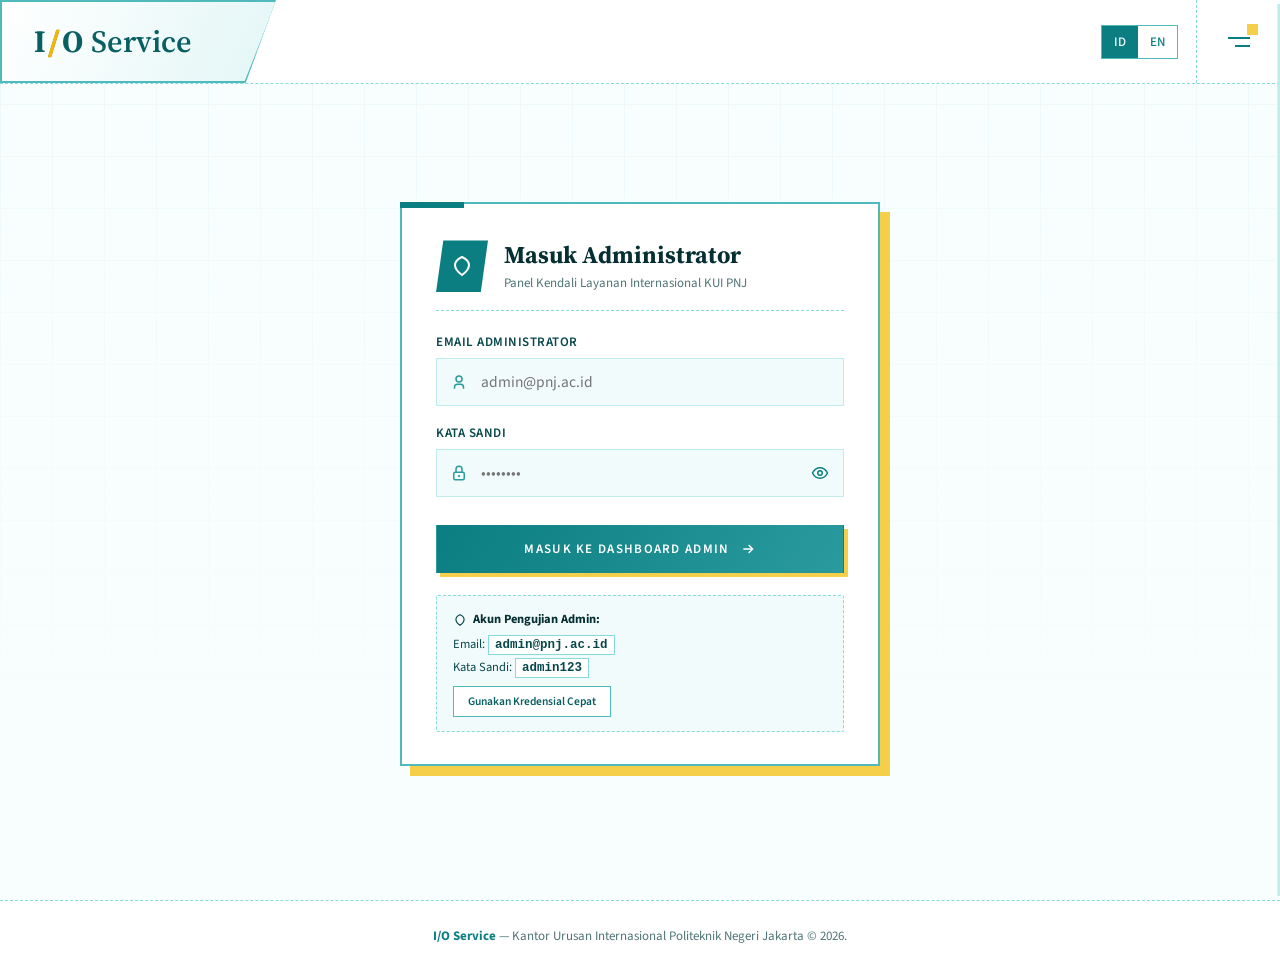
<file: admin.html>
<!DOCTYPE html>
<html lang="id">
<head>
<meta charset="utf-8">
<meta name="viewport" content="width=device-width,initial-scale=1">
<title>I/O Service — PNJ (Admin)</title>
<link rel="preconnect" href="https://fonts.googleapis.com">
<link rel="preconnect" href="https://fonts.gstatic.com" crossorigin>
<link href="https://fonts.googleapis.com/css2?family=Source+Serif+4:ital,opsz,wght@0,8..60,500..700;1,8..60,500..700&family=Source+Sans+3:ital,wght@0,400..700;1,400..600&display=swap" rel="stylesheet">
<link rel="stylesheet" href="assets/admin.css">
<style>
/* ============ TOKENS ============ */
:root{
  --t50:#F2FBFB; --t100:#E3F6F6; --t200:#BFECEC; --t300:#85DADB; --t400:#4FB9BC;
  --t500:#2A9A9E; --t600:#0B7E82; --t700:#0A5F63; --t800:#07474B; --t900:#052F32;
  --y:#F6CF4A; --y2:#FFE794; --slate:#C9D1DA; --slate2:#B6C0CB;
  --ink:#0B2A2D; --muted:#4F7477; --red:#C23A4B;
  --serif:'Source Serif 4',Georgia,'Times New Roman',serif;
  --sans:'Source Sans 3','Segoe UI',system-ui,Arial,sans-serif;
  --ease:cubic-bezier(.7,0,.2,1);
  --c-ok:#0792A0; --c-wait:#C48400; --c-no:#C23A4B;
}
*{box-sizing:border-box;margin:0;padding:0}
html{scroll-behavior:smooth}
body{font-family:var(--sans);color:var(--ink);background:#F8FDFD;min-height:100vh;overflow-x:hidden;line-height:1.5}
body::before{content:"";position:fixed;inset:0;z-index:-1;pointer-events:none;
  background-image:linear-gradient(var(--t100) 1px,transparent 1px),linear-gradient(90deg,var(--t100) 1px,transparent 1px);
  background-size:52px 52px;opacity:.6;-webkit-mask-image:linear-gradient(180deg,#000,transparent 80%);mask-image:linear-gradient(180deg,#000,transparent 80%)}
button{font-family:inherit;cursor:pointer}
a{color:inherit;text-decoration:none}
:focus-visible{outline:2px solid var(--y);outline-offset:2px}
.mono{font-family:var(--sans)}

/* ============ TOP BAR ============ */
.top{position:sticky;top:0;z-index:50;display:flex;align-items:stretch;min-height:84px;background:rgba(255,255,255,.94);backdrop-filter:blur(8px);border-bottom:1px dashed var(--t300)}
.brand{position:relative;isolation:isolate;flex:0 0 auto;width:276px;display:flex;align-items:center;padding-left:34px;text-decoration:none;
  font-family:var(--serif);font-size:31px;font-weight:700;color:var(--t700);letter-spacing:0;
  background:var(--t400);clip-path:polygon(0 0,100% 0,89% 100%,0 100%)}
.brand::before{content:"";position:absolute;inset:2px 0 2px 2px;z-index:-1;background:linear-gradient(115deg,#fff,var(--t100));clip-path:polygon(0 0,100% 0,88.6% 100%,0 100%)}
.brand b{font-weight:700}
.brand i{font-style:normal;font-weight:700;padding:0 2px;color:#F2B705;-webkit-text-stroke:.7px #B98A00;paint-order:stroke fill}
.brand span{margin-left:8px;font-weight:600}
.nav{display:flex;align-items:center;margin-left:34px;flex:1}
.nav ul{display:flex;align-items:center;list-style:none}
.nav li{display:flex;align-items:center}
.nav li+li::before{content:"/";font-family:var(--serif);font-size:24px;color:var(--t300)}
.nav a{position:relative;display:block;padding:12px 22px;margin:0 2px;font-family:var(--serif);font-size:19.5px;font-weight:600;color:var(--t500);text-decoration:none;isolation:isolate;transition:color .25s}
.nav a::before,.nav a::after{content:"";position:absolute;inset:7px 0;transform:skewX(-18deg)}
.nav a::before{border:1.5px solid var(--t400);opacity:0;transform:skewX(-18deg) scale(.88);transition:opacity .25s,transform .3s var(--ease);z-index:-1}
.nav a::after{background:var(--t100);transform:skewX(-18deg) scaleX(0);transform-origin:left;transition:transform .4s var(--ease),background .25s;z-index:-2}
.nav a:hover{color:var(--t700)}
.nav a:hover::before{opacity:1;transform:skewX(-18deg) scale(1)}
.nav a:hover::after{transform:skewX(-18deg) scaleX(1)}
.nav a:active::after{background:var(--t200)}
.nav a.active{color:var(--t900)}
.nav a.active::before{opacity:1;transform:skewX(-18deg) scale(1);border-color:var(--t500)}
.nav a.active::after{background:var(--t300);transform:skewX(-18deg) scaleX(1)}
.tools{display:flex;align-items:stretch;gap:18px;padding:0;margin-left:auto}
.tools .lang{align-self:center}
.lang{display:flex;border:1.5px solid var(--t400)}
.lang button{border:0;background:transparent;padding:7px 12px;font:500 13px var(--sans);color:var(--t600);transition:.2s}
.lang button:hover{background:var(--t100)}
.lang button.on{background:var(--t600);color:#fff}
.burger{width:84px;border:0;border-left:1px dashed var(--t300);background:transparent;display:grid;place-content:center;gap:6px;transition:background .25s;position:relative}
.burger span{display:block;width:22px;height:2px;background:var(--t600);transition:.3s var(--ease)}
.burger span:nth-child(2){width:15px;margin-left:auto}
.burger:hover{background:var(--t100)}
.burger:hover span:nth-child(2){width:22px}
.burger.dot::after{content:"";position:absolute;top:22px;right:20px;width:11px;height:11px;background:var(--y);border:2px solid #fff}

/* ============ DRAWER ============ */
.scrim{position:fixed;inset:0;background:rgba(5,47,50,.5);backdrop-filter:blur(2px);opacity:0;pointer-events:none;transition:.3s;z-index:80}
.scrim.on{opacity:1;pointer-events:auto}
.drawer{position:fixed;top:0;right:0;bottom:0;width:min(370px,92vw);background:#fff;z-index:90;border-left:2px solid var(--t400);transform:translateX(102%);transition:transform .45s var(--ease);display:flex;flex-direction:column;box-shadow:-14px 0 0 -4px var(--t200)}
.drawer.open{transform:none}
.d-head{display:flex;align-items:center;justify-content:space-between;padding:18px 22px;border-bottom:1px dashed var(--t300);font:500 13px var(--sans);color:var(--t600);letter-spacing:.14em;text-transform:uppercase}
.x{width:36px;height:36px;border:1.5px solid var(--t300);background:#fff;font-size:16px;color:var(--t700);display:grid;place-items:center;transition:.2s}
.x:hover{background:var(--t600);color:#fff;border-color:var(--t600)}
.user{display:flex;gap:16px;align-items:center;padding:26px 22px;background:linear-gradient(135deg,var(--t100),#fff 70%);border-bottom:1px solid var(--t200)}
.avatar{width:62px;height:62px;display:grid;place-items:center;background:var(--t600);color:#fff;font:600 26px var(--serif);clip-path:polygon(14% 0,100% 0,86% 100%,0 100%);flex:0 0 auto}
.user b{display:block;font:600 22px/1.15 var(--serif);color:var(--t800)}
.user small{font:400 13px var(--sans);color:var(--muted)}
.d-menu{padding:12px 0;flex:1;overflow:auto}
.d-menu button{width:100%;display:flex;align-items:center;gap:14px;padding:14px 22px;border:0;background:transparent;text-align:left;font:500 15px var(--sans);color:var(--ink);position:relative;transition:.25s}
.d-menu button i{font:500 12px var(--sans);font-style:normal;color:var(--t500);border:1px solid var(--t300);padding:3px 6px;transition:.25s}
.d-menu button::before{content:"";position:absolute;left:0;top:0;bottom:0;width:0;background:var(--y);transition:width .25s}
.d-menu button:hover{background:var(--t50);padding-left:30px}
.d-menu button:hover::before{width:5px}
.d-menu button:hover i{background:var(--t600);color:#fff;border-color:var(--t600)}
.badge{margin-left:auto;background:var(--y);color:var(--ink);font:600 12px var(--sans);padding:2px 8px}
.d-foot{padding:18px 22px 24px;border-top:1px dashed var(--t300)}
.d-foot .btn{width:100%}

/* ============ BUTTONS ============ */
.btn{position:relative;display:inline-flex;align-items:center;justify-content:center;gap:10px;padding:14px 28px;border:1.5px solid transparent;font:600 13px var(--sans);letter-spacing:.1em;text-transform:uppercase;transition:.25s;isolation:isolate;overflow:hidden;white-space:nowrap}
.btn::before{content:"";position:absolute;inset:0;transform:translateX(-135%) skewX(-18deg);transition:transform .4s var(--ease);z-index:-1}
.btn:hover::before{transform:translateX(0) skewX(-18deg) scaleX(1.3)}
.btn.slate{background:var(--slate);color:var(--ink)}
.btn.slate::before{background:var(--t600)}
.btn.slate:not(:hover)::before{transform:translateX(-101%) skewX(-18deg)}
.btn.slate:hover{color:#fff}
.btn.main{background:linear-gradient(120deg,var(--t600),var(--t500));color:#fff;box-shadow:4px 4px 0 var(--y)}
.btn.main::before{background:var(--t800)}
.btn.main:hover{box-shadow:6px 6px 0 var(--y);transform:translate(-1px,-1px)}
.btn.main:active{transform:translate(3px,3px);box-shadow:1px 1px 0 var(--y)}
.btn.ghost{background:#fff;color:var(--t700);border-color:var(--t300)}
.btn.ghost::before{background:var(--t100)}
.btn.ghost:hover{border-color:var(--t500)}
.btn.danger{background:#fff;color:var(--red);border-color:#E7B6BD}
.btn.danger::before{background:#FBE9EC}

/* ============ PAGES ============ */
.page{display:none}
.page.active{display:block;animation:pageIn .55s var(--ease) both}
@keyframes pageIn{from{opacity:0;transform:translateY(14px)}to{opacity:1;transform:none}}
.wrap{max-width:1120px;margin:0 auto;padding:44px 28px 80px}

/* ---- Home (Hero & Slides) ---- */
.hero{display:grid;grid-template-columns:minmax(300px,390px) minmax(0,1fr);align-items:center;gap:0;padding:56px 0 40px clamp(28px,7vw,112px);position:relative;overflow:hidden}
.hero-l{position:relative;z-index:2;padding-right:20px}
.hero h1{font:700 60px/1 var(--serif);color:#0A1E20;position:relative;display:inline-block;margin-bottom:22px}
.hero h1::after{content:"";position:absolute;left:-6px;right:-10px;bottom:2px;height:14px;background:var(--y);opacity:.75;z-index:-1;transform:skewX(-18deg)}
.lead{font:400 18px/1.65 var(--sans);color:var(--t800);max-width:34ch;margin-bottom:30px}
.hero-r{position:relative;min-width:0}
.band{padding:26px 0 26px 70px;background:
  repeating-linear-gradient(115deg,transparent 0 14px,rgba(255,255,255,.28) 14px 15px),
  linear-gradient(90deg,rgba(255,255,255,0) 0%,var(--t200) 46%,var(--t300) 100%)}
/* galeri geser */
.track{position:relative;display:flex;gap:16px;overflow-x:auto;scroll-snap-type:x mandatory;scrollbar-width:none;overscroll-behavior-x:contain}
.track::-webkit-scrollbar{display:none}
.slide{position:relative;flex:0 0 clamp(250px,26vw,340px);height:clamp(190px,18vw,236px);background:#fff;padding:8px;scroll-snap-align:start;overflow:hidden;cursor:pointer;outline-offset:-3px}
.slide .pic{position:relative;width:100%;height:100%;background-image:var(--img,none),var(--bg);background-size:cover;background-position:center;overflow:hidden}
.slide .pic:not([style*="--img"])::before{content:"";position:absolute;inset:0;background:repeating-linear-gradient(115deg,transparent 0 16px,rgba(255,255,255,.1) 16px 17px)}
.p1{--bg:linear-gradient(135deg,var(--t600),var(--t300))}
.p2{--bg:linear-gradient(135deg,var(--t800),var(--t500))}
.p3{--bg:linear-gradient(135deg,var(--t500),var(--t200))}
.p4{--bg:linear-gradient(135deg,var(--t700),var(--t400))}
.p5{--bg:linear-gradient(135deg,var(--t900),var(--t600))}
.slide figcaption{position:absolute;left:8px;right:8px;bottom:8px;padding:14px 16px 16px;background:rgba(5,47,50,.96);text-shadow:0 1px 2px rgba(0,0,0,.45);color:#fff;transform:translateY(calc(100% + 10px));transition:transform .45s var(--ease)}
.slide figcaption b{display:block;font:700 22px/1.1 var(--serif);margin-bottom:4px}
.slide figcaption span{font-size:12.5px;line-height:1.45;color:#D9F3F3;display:block}
.slide::after{content:"+";position:absolute;right:16px;bottom:16px;width:26px;height:26px;display:grid;place-items:center;background:var(--y);color:var(--ink);font:600 17px var(--sans);box-shadow:0 0 0 2px #fff;transition:opacity .25s,transform .3s var(--ease)}
.slide:hover figcaption,.slide:focus-visible figcaption,.slide.open figcaption{transform:none;box-shadow:0 -14px 22px -6px rgba(5,47,50,.55)}
.slide:hover::after,.slide:focus-visible::after,.slide.open::after{opacity:0;transform:scale(.4)}
.gctl{display:flex;align-items:center;gap:10px;padding:16px 28px 0 70px}
.gctl button{width:40px;height:40px;display:grid;place-items:center;border:1.5px solid var(--t400);background:#fff;color:var(--t700);transition:.2s}
.gctl button:hover{background:var(--t600);color:#fff;border-color:var(--t600)}
.gctl .cnt{font:500 13px var(--sans);color:var(--t700);margin-left:10px}
.gctl .bar{flex:1;max-width:160px;height:0;border-top:2px dashed var(--t300);margin-left:6px}

/* Ticker */
.ticker{overflow:hidden;border-block:1px dashed var(--t300);background:#fff;margin-top:34px}
.tk{display:flex;gap:40px;width:max-content;padding:11px 0;font:500 13px var(--sans);letter-spacing:.18em;color:var(--t600);animation:tick 38s linear infinite}
.tk span::after{content:"◆";margin-left:40px;color:var(--y)}
@keyframes tick{to{transform:translateX(-50%)}}

/* Layanan (Cards) */
.svc{max-width:1120px;margin:0 auto;padding:56px 28px 0}
.sec-title{font:700 38px/1.1 var(--serif);color:var(--t800);margin-bottom:34px}
.cards{display:grid;grid-template-columns:repeat(3,minmax(0,1fr));gap:18px}
.card{position:relative;background:#fff;border:0;text-align:left;padding:24px 22px 20px;min-height:250px;display:flex;flex-direction:column;transition:transform .35s var(--ease),box-shadow .35s var(--ease);cursor:pointer}
.card::after{content:"";position:absolute;inset:8px;border:1px dashed var(--t300);pointer-events:none;transition:.3s}
.card:hover{transform:translateY(-8px);box-shadow:8px 8px 0 var(--t500)}
.card:hover::after{border-color:var(--t500);inset:6px}
.card .big{font:600 56px/1 var(--serif);color:transparent;-webkit-text-stroke:1.2px var(--t400);margin-bottom:auto}
.card h3{font:700 28px/1.1 var(--serif);color:var(--t800);margin:22px 0 8px}
.card p{font-size:15px;color:var(--muted);line-height:1.55}
.card .go{margin-top:16px;font:600 13px var(--sans);color:var(--t600);display:flex;align-items:center;gap:8px;letter-spacing:.05em}
.card .go::after{content:"";height:1.5px;width:18px;background:var(--t600);transition:width .3s var(--ease)}
.card:hover .go::after{width:44px}
.card.y .big{-webkit-text-stroke-color:#D9A91F}

.bdg{padding:2px 10px;background:#FFF1B8;color:#6B5000;font:700 10.5px var(--sans);letter-spacing:.07em;text-transform:uppercase;transform:skewX(-10deg);display:inline-block}

/* KPI & Panels */
.kpis{display:grid;grid-template-columns:repeat(3,minmax(0,1fr));gap:20px;margin:30px 0}
.kpi{position:relative;background:#fff;border:1.5px solid var(--t200);padding:22px 24px 20px 30px}
.kpi::before{content:"";position:absolute;left:-1.5px;top:-1.5px;bottom:-1.5px;width:6px;background:var(--t400)}
.kpi:nth-child(2)::before{background:var(--y)}
.kpi:nth-child(3)::before{background:var(--t700)}
.k-l{display:block;font:600 13px var(--sans);letter-spacing:.1em;text-transform:uppercase;color:var(--muted)}
.k-v{display:block;font:700 44px/1.05 var(--sans);color:var(--t900);margin:8px 0 2px}
.k-s{display:block;font:500 15px var(--sans);color:var(--t800)}

.panels{display:grid;grid-template-columns:repeat(auto-fit,minmax(310px,1fr));gap:20px;margin-bottom:24px}
.panel{position:relative;background:#fff;border:1.5px solid var(--t200);padding:28px 26px 24px;min-width:0}
.panel::before{content:"";position:absolute;left:-1.5px;top:-1.5px;width:56px;height:6px;background:var(--y)}
.panel>h3{font:700 23px/1.15 var(--serif);color:var(--t800);margin-bottom:20px;padding-bottom:14px;border-bottom:1px dashed var(--t300)}

.donut{width:min(100%,200px);margin:4px auto 16px}
.donut svg{display:block;width:100%;height:auto;overflow:visible}
.donut .ring{fill:none;stroke:var(--t50);stroke-width:26}
.donut .arc{fill:none;stroke-width:26;transition:opacity .2s,stroke-width .2s;cursor:pointer}
.donut .arc:hover{stroke-width:30}
.dn{font:700 44px var(--sans);fill:var(--t900);text-anchor:middle}
.dl{font:600 12px var(--sans);letter-spacing:.14em;fill:var(--muted);text-anchor:middle}
.lg{list-style:none}
.lgr{display:grid;grid-template-columns:14px minmax(0,1fr) auto auto;align-items:center;gap:10px;width:100%;text-align:left;border-bottom:1px dashed var(--t200);padding:10px 4px;font:500 15px var(--sans);color:var(--ink)}
.lgr i{width:13px;height:13px;display:block}
.lgr b{font:700 16px var(--sans)}
.lgr em{font:500 13.5px var(--sans);font-style:normal;color:var(--muted);min-width:44px;text-align:right}

.rank{list-style:none;display:grid;gap:8px}
.rk{display:grid;grid-template-columns:24px minmax(0,1fr);gap:12px;width:100%;text-align:left;padding:6px 4px;align-items:start}
.rk-n{width:24px;height:24px;display:grid;place-items:center;background:var(--t100);color:var(--t700);font:700 12px var(--sans)}
.rk-name{display:block;font:600 15px var(--sans);color:var(--ink);margin-bottom:6px}
.rk-bar{display:flex;align-items:center;gap:9px}
.rk-bar i{display:block;height:12px;background:var(--c-ok);min-width:6px}
.rk-bar b{font:700 14px var(--sans);color:var(--t800)}

.hl{position:relative;overflow:hidden;background:linear-gradient(135deg,var(--t800),var(--t600));color:#fff;padding:24px 24px 22px;margin-bottom:18px}
.hl::after{content:"";position:absolute;inset:0;background:repeating-linear-gradient(115deg,transparent 0 16px,rgba(255,255,255,.06) 16px 17px);pointer-events:none}
.hl-m{display:flex;align-items:center;gap:8px;font:600 13px var(--sans);letter-spacing:.12em;color:var(--y2)}
.hl-n{display:block;font:700 56px/1 var(--sans);margin:8px 0 4px}
.hl-c{font:500 14.5px var(--sans);color:var(--t100)}
.nw{border:1px dashed var(--t400);background:var(--t50);padding:16px 18px}
.nw b{display:block;font:700 18px/1.25 var(--serif);color:var(--t900);margin:6px 0 8px}
.nw p{display:flex;align-items:center;gap:8px;font:500 14px var(--sans);color:var(--t800);margin-bottom:4px}
.nw p svg{width:15px;height:15px;color:var(--t500)}

/* Status Chip */
.st{display:inline-flex;align-items:center;gap:6px;padding:3px 10px;font:600 13px var(--sans);white-space:nowrap}
.st.g-proses{background:#FFF1C7;color:#5E4200}
.st.g-disetujui{background:#D7F1F2;color:#07474B}
.st.g-ditolak{background:#FBE5E8;color:#7F1F2E}

/* Forms & Tables */
.crumb{font:400 13px var(--sans);color:var(--muted);margin-bottom:14px}
.crumb a{color:var(--t600);text-decoration:none}
.crumb a:hover{text-decoration:underline}
.crumb b{color:var(--t800);font-weight:600}
.fhead{display:flex;align-items:flex-end;justify-content:space-between;gap:24px;flex-wrap:wrap;margin-bottom:24px}
.ftitle{font:700 44px/1.05 var(--serif);color:var(--t700);letter-spacing:-.01em}
.ftitle em{font:italic 600 44px var(--serif);color:var(--t400);margin-left:10px}
.fsub{width:100%;font:400 17px/1.55 var(--sans);color:var(--t800);max-width:62ch;margin-top:-8px}

.tbox{position:relative;background:#fff;border:2px solid var(--t400);margin-bottom:30px}
.tbox::before{content:"";position:absolute;left:-2px;top:-2px;width:86px;height:12px;background:var(--y);z-index:1}
.twrap{overflow-x:auto}
.ptbl{width:100%;border-collapse:collapse;min-width:850px}
.ptbl th{padding:16px 16px 14px;text-align:left;font:700 13px var(--sans);letter-spacing:.08em;text-transform:uppercase;color:var(--t700);background:var(--t50);border-bottom:2px solid var(--t300);white-space:nowrap}
.ptbl td{padding:16px 16px;vertical-align:middle;border-bottom:1px dashed var(--t200);font:400 15px/1.4 var(--sans);color:var(--ink)}
.ptbl tbody tr:hover td{background:var(--t50)}

.shell{position:relative;background:#fff;border:2px solid var(--t400);padding:36px 36px 30px}
.shell::before{content:"";position:absolute;left:-2px;top:-2px;width:86px;height:12px;background:var(--y)}
.sec{display:flex;align-items:center;gap:14px;margin:4px 0 20px}
.sec .num{width:36px;height:36px;display:grid;place-items:center;background:var(--t600);color:#fff;font:700 15px var(--sans)}
.sec h3{font:700 21px/1.2 var(--serif);color:var(--t900);white-space:nowrap}
.sec .dash{flex:1;border-top:2px dashed var(--t300);height:0}

.f{display:flex;flex-direction:column;gap:7px;position:relative;margin-bottom:18px}
.f label{font:600 13px var(--sans);letter-spacing:.04em;text-transform:uppercase;color:var(--t800)}
.f input:not([type=file]):not([type=checkbox]),.f select,.f textarea{
  width:100%;padding:12px 16px;border:1.5px solid var(--t200);background:var(--t50);font:400 15.5px var(--sans);color:var(--ink);outline:0;transition:border-color .2s,box-shadow .2s,background .2s}
.f textarea{min-height:96px;resize:vertical;line-height:1.5}
.f input:hover,.f select:hover,.f textarea:hover{border-color:var(--t400)}
.f input:focus,.f select:focus,.f textarea:focus{border-color:var(--t600);background:#fff;box-shadow:4px 4px 0 var(--t200)}

/* FAQ */
.qa{border:1.5px solid var(--t200);background:#fff;margin-bottom:14px;transition:.25s}
.qa[open]{border-color:var(--t500);box-shadow:6px 6px 0 var(--t200)}
.qa summary{list-style:none;cursor:pointer;padding:18px 22px;font:600 19px/1.3 var(--serif);color:var(--t800);display:flex;justify-content:space-between;align-items:center;gap:14px}
.qa summary::-webkit-details-marker{display:none}
.qa summary::after{content:"+";font:500 26px var(--sans);color:var(--t500);transition:transform .3s var(--ease)}
.qa[open] summary::after{transform:rotate(45deg);color:#D9A91F}
.qa p{padding:0 22px 20px;color:var(--muted);font-size:15px;line-height:1.6}

/* Modal */
.modal{position:fixed;inset:0;display:none;place-items:center;background:rgba(5,47,50,.55);backdrop-filter:blur(3px);z-index:100;padding:20px}
.modal.open{display:grid;animation:fade .25s}
@keyframes fade{from{opacity:0}}
.mbox{width:min(540px,100%);background:#fff;border:2px solid var(--t500);box-shadow:10px 10px 0 var(--y);padding:34px 34px 30px;position:relative;animation:pop .4s var(--ease)}
@keyframes pop{from{opacity:0;transform:translateY(-12px) scale(.98)}}
.mbox h3{font:700 28px/1.2 var(--serif);color:var(--t800);margin-bottom:6px}
.mbox .x{position:absolute;right:16px;top:16px}
.sum{border:1px dashed var(--t400);background:var(--t50);margin:16px 0 22px}
.sum div{display:flex;justify-content:space-between;gap:12px;padding:10px 14px;font-size:14.5px;border-bottom:1px dashed var(--t200)}
.sum div:last-child{border:0}
.sum span{color:var(--muted)}
.sum b{font-weight:600;color:var(--t800)}

/* Toast */
.toasts{position:fixed;left:50%;bottom:26px;transform:translateX(-50%);z-index:120;display:grid;gap:10px;pointer-events:none}
.toast{background:var(--t900);color:#fff;padding:13px 22px;font:500 14px var(--sans);border-left:6px solid var(--y);box-shadow:6px 6px 0 rgba(11,126,130,.35);animation:tin .35s var(--ease),tout .3s 2.8s forwards}
.toast.warn{border-left-color:var(--red)}
@keyframes tin{from{opacity:0;transform:translateY(16px)}}
@keyframes tout{to{opacity:0;transform:translateY(8px)}}

footer{border-top:1px dashed var(--t300);padding:26px 28px;text-align:center;font:400 13px var(--sans);color:var(--muted);background:#fff}
footer b{color:var(--t600)}

@media (max-width:960px){
  .hero{grid-template-columns:1fr;padding-left:24px;padding-right:24px;gap:34px}
  .band{padding-left:24px}
  .gctl{padding-left:24px}
  .cards,.kpis{grid-template-columns:1fr}
  .nav{display:none}
}
</style>
</head>
<body>

<!-- SVG SYMBOLS -->
<svg width="0" height="0" style="position:absolute" aria-hidden="true" focusable="false"><defs>
<symbol id="i-globe" viewBox="0 0 24 24"><circle cx="12" cy="12" r="8.5" fill="none" stroke="currentColor" stroke-width="2"/><path d="M3.5 12h17M12 3.5c3.2 3.2 3.2 13.8 0 17M12 3.5c-3.2 3.2-3.2 13.8 0 17" fill="none" stroke="currentColor" stroke-width="2"/></symbol>
<symbol id="i-hourglass" viewBox="0 0 24 24"><path d="M7 4h10M7 20h10" fill="none" stroke="currentColor" stroke-width="2"/><path d="M8 4v3.5L12 12l4-4.5V4M8 20v-3.5L12 12l4 4.5V20" fill="none" stroke="currentColor" stroke-width="2"/></symbol>
<symbol id="i-user" viewBox="0 0 24 24"><circle cx="12" cy="8" r="4" fill="none" stroke="currentColor" stroke-width="2"/><path d="M6 21v-2a4 4 0 0 1 4-4h4a4 4 0 0 1 4 4v2" fill="none" stroke="currentColor" stroke-width="2"/></symbol>
<symbol id="i-lock" viewBox="0 0 24 24"><rect x="5" y="11" width="14" height="10" rx="2" fill="none" stroke="currentColor" stroke-width="2"/><circle cx="12" cy="16" r="1.5" fill="currentColor"/><path d="M8 11V7a4 4 0 0 1 8 0v4" fill="none" stroke="currentColor" stroke-width="2"/></symbol>
<symbol id="i-eye" viewBox="0 0 24 24"><path d="M2 12s3.5-7 10-7 10 7 10 7-3.5 7-10 7-10-7-10-7z" fill="none" stroke="currentColor" stroke-width="2"/><circle cx="12" cy="12" r="3" fill="none" stroke="currentColor" stroke-width="2"/></symbol>
<symbol id="i-arrow-r" viewBox="0 0 24 24"><path d="M5 12h14M13 6l6 6-6 6" fill="none" stroke="currentColor" stroke-width="2"/></symbol>
<symbol id="i-shield" viewBox="0 0 24 24"><path d="M12 3s7 3 7 8c0 5-7 10-7 10S5 16 5 11c0-5 7-8 7-8z" fill="none" stroke="currentColor" stroke-width="2"/></symbol>
<symbol id="i-check" viewBox="0 0 24 24"><polyline points="20 6 9 17 4 12" fill="none" stroke="currentColor" stroke-width="2"/></symbol>
<symbol id="i-alert" viewBox="0 0 24 24"><circle cx="12" cy="12" r="9" fill="none" stroke="currentColor" stroke-width="2"/><path d="M12 8v4M12 16h.01" fill="none" stroke="currentColor" stroke-width="2"/></symbol>
</defs></svg>

<!-- ============ TOP BAR ============ -->
<header class="top">
  <a class="brand" href="#" onclick="if(isAuthed()){ switchTab('dashboard'); } else { switchTab('login'); } return false;">
    <b>I<i>/</i>O</b><span>Service</span>
  </a>
  <nav class="nav" id="adminNav" aria-label="Menu navigasi">
    <ul>
      <li><a href="#" onclick="switchTab('dashboard'); return false;" id="nav-dashboard" class="active">Beranda</a></li>
      <li><a href="#" onclick="switchTab('outbound'); return false;" id="nav-outbound">Outbound</a></li>
      <li><a href="#" onclick="switchTab('inbound'); return false;" id="nav-inbound">Inbound</a></li>
      <li><a href="#" onclick="switchTab('pdln'); return false;" id="nav-pdln">PDLN</a></li>
      <li><a href="#" onclick="switchTab('akun'); return false;" id="nav-akun">Data Akun</a></li>
      <li><a href="#" onclick="switchTab('faq'); return false;" id="nav-faq">FAQ</a></li>
      <li><a href="#" onclick="switchTab('loket'); return false;" id="nav-loket">Loket</a></li>
    </ul>
  </nav>
  <div class="tools">
    <div class="lang">
      <button type="button" class="on">ID</button>
      <button type="button">EN</button>
    </div>
    <button type="button" class="btn ghost" id="adminLogoutTop" onclick="handleAdminLogout()" style="padding:6px 14px;font-size:11.5px;align-self:center;display:none" title="Keluar">LOGOUT</button>
    <button type="button" class="burger dot" onclick="toggleDrawer(true)" aria-label="Menu Akun">
      <span></span><span></span>
    </button>
  </div>
</header>

<main>

  <!-- ===================================================================== -->
  <!-- 0. ADMIN LOGIN (HANYA EMAIL & PASSWORD)                                -->
  <!-- ===================================================================== -->
  <section class="page active" id="tab-login">
    <div class="admin-auth-wrap">
      <div class="admin-login-card">
        
        <div class="admin-login-head">
          <div class="admin-login-badge">
            <svg class="ic" width="24" height="24" style="stroke:currentColor"><use href="#i-shield"/></svg>
          </div>
          <div>
            <h2 class="admin-login-title">Masuk Administrator</h2>
            <p class="admin-login-sub">Panel Kendali Layanan Internasional KUI PNJ</p>
          </div>
        </div>

        <div class="alert-box alert-error" id="adminLoginErr" style="display:none">
          <svg width="20" height="20" style="stroke:currentColor;flex-shrink:0"><use href="#i-alert"/></svg>
          <span id="adminLoginErrMsg">Email atau kata sandi tidak valid.</span>
        </div>

        <form onsubmit="handleAdminLogin(event)" novalidate>
          <div class="f">
            <label for="adminEmailField">Email Administrator</label>
            <div class="input-with-icon">
              <svg class="input-ico ic"><use href="#i-user"/></svg>
              <input type="email" id="adminEmailField" required placeholder="admin@pnj.ac.id" autocomplete="email">
            </div>
          </div>

          <div class="f">
            <label for="adminPassField">Kata Sandi</label>
            <div class="input-with-icon pass-field">
              <svg class="input-ico ic"><use href="#i-lock"/></svg>
              <input type="password" id="adminPassField" required placeholder="••••••••" autocomplete="current-password">
              <button type="button" class="btn-eye" aria-label="Tampilkan Kata Sandi" onclick="toggleHtmlAdminPass()">
                <svg class="ic" width="18" height="18"><use href="#i-eye"/></svg>
              </button>
            </div>
          </div>

          <button type="submit" class="btn main" style="width:100%;margin-top:10px">
            <span>MASUK KE DASHBOARD ADMIN</span>
            <svg class="ic" width="16" height="16"><use href="#i-arrow-r"/></svg>
          </button>
        </form>

        <div class="demo-box">
          <div style="display:flex;align-items:center;gap:6px;margin-bottom:6px">
            <svg width="14" height="14" style="stroke:var(--t600)"><use href="#i-shield"/></svg>
            <b>Akun Pengujian Admin:</b>
          </div>
          <div>Email: <code style="background:#fff;padding:2px 6px;border:1px solid var(--t300);font-weight:700">admin@pnj.ac.id</code></div>
          <div style="margin-top:3px">Kata Sandi: <code style="background:#fff;padding:2px 6px;border:1px solid var(--t300);font-weight:700">admin123</code></div>
          <button type="button" class="demo-btn" onclick="fillHtmlAdminDemo()">Gunakan Kredensial Cepat</button>
        </div>

      </div>
    </div>
  </section>

  <!-- ===================================================================== -->
  <!-- 1. DASHBOARD / BERANDA (PERSIS SCREENSHOT FIGMA / INDEX.HTML)         -->
  <!-- ===================================================================== -->
  <section class="page" id="tab-dashboard">
    <!-- HERO WELCOME -->
    <div class="hero">
      <div class="hero-l">
        <h1>Welcome</h1>
        <p class="lead">Satu pintu untuk urusan perjalanan dan kunjungan lintas negara civitas Politeknik Negeri Jakarta. Ajukan, pantau, dan ambil dokumen tanpa antre.</p>
        <button type="button" class="btn slate" id="heroLogin" onclick="toggleDrawer(true)">LOGIN</button>
      </div>
      <div class="hero-r">
        <div class="band">
          <!-- GALERI GESER -->
          <div class="track" id="galTrack">
            <figure class="slide" tabindex="0">
              <div class="pic p1" data-slot="1" style="--img:url('assets/images/opening_confe.jpeg')"></div>
              <figcaption><b>Grand Opening</b><span>Pembukaan program kerja sama dengan mitra internasional.</span></figcaption>
            </figure>
            <figure class="slide" tabindex="0">
              <div class="pic p2" data-slot="2" style="--img:url('assets/images/green_camp.jpeg')"></div>
              <figcaption><b>Summer Camp</b><span>Pertukaran pelajar dalam program Green Summer Camp 2026.</span></figcaption>
            </figure>
            <figure class="slide" tabindex="0">
              <div class="pic p3" data-slot="3" style="--img:url('assets/images/tech_pro.jpeg')"></div>
              <figcaption><b>Future Tech Seminar</b><span>Seminar teknologi masa depan dengan berbagai tamu luar dan dalam negeri.</span></figcaption>
            </figure>
            <figure class="slide" tabindex="0">
              <div class="pic p4" data-slot="4" style="--img:url('assets/images/international_cs.jpeg')"></div>
              <figcaption><b>International Students</b><span>Kerja sama dengan perguruan tinggi global rumpun TIK.</span></figcaption>
            </figure>
            <figure class="slide" tabindex="0">
              <div class="pic p5" data-slot="5" style="--img:url('assets/images/gse.jpeg')"></div>
              <figcaption><b>Space Exhibition</b><span>Pameran dan klub penelitian luar angkasa global.</span></figcaption>
            </figure>
          </div>
        </div>
        <div class="gctl">
          <button type="button" id="galPrev" aria-label="Previous"><svg width="14" height="14" viewBox="0 0 14 14"><path d="M9 2L4 7l5 5" fill="none" stroke="currentColor" stroke-width="2"/></svg></button>
          <button type="button" id="galNext" aria-label="Next"><svg width="14" height="14" viewBox="0 0 14 14"><path d="M5 2l5 5-5 5" fill="none" stroke="currentColor" stroke-width="2"/></svg></button>
          <span class="cnt" id="galCnt">01 / 05</span>
          <i class="bar"></i>
        </div>
      </div>
    </div>

    <!-- TICKER -->
    <div class="ticker" aria-hidden="true">
      <div class="tk" id="tk"></div>
    </div>

    <!-- LAYANAN SECTION -->
    <div class="svc">
      <h2 class="sec-title">Layanan</h2>
      <div class="cards">
        <button type="button" class="card" onclick="switchTab('outbound')">
          <div style="display:flex;justify-content:space-between;align-items:flex-start">
            <span class="big">01</span>
            <span class="bdg">5 Baru</span>
          </div>
          <h3>Outbound</h3>
          <p>Civitas PNJ mengurus dokumen yang butuh izin negara: paspor, visa, dan surat izin keluar negeri.</p>
          <span class="go">CEK OUTBOUND</span>
        </button>
        <button type="button" class="card y" onclick="switchTab('inbound')">
          <div style="display:flex;justify-content:space-between;align-items:flex-start">
            <span class="big">02</span>
            <span class="bdg" style="background:var(--t300)">3 Baru</span>
          </div>
          <h3>Inbound</h3>
          <p>Pihak eksternal dan luar negeri mengajukan kunjungan, kolaborasi, atau kegiatan di PNJ.</p>
          <span class="go">CEK INBOUND</span>
        </button>
        <button type="button" class="card" onclick="switchTab('pdln')">
          <div style="display:flex;justify-content:space-between;align-items:flex-start">
            <span class="big">03</span>
            <span class="bdg">2 Baru</span>
          </div>
          <h3>PDLN</h3>
          <p>Pengajuan Perjalanan Dinas Luar Negeri untuk seminar, studi banding, pelatihan, dan riset.</p>
          <span class="go">CEK PDLN</span>
        </button>
      </div>

      <!-- KPI STATS -->
      <div class="kpis">
        <div class="kpi">
          <span class="k-l">Total Pengajuan Masuk</span>
          <b class="k-v">12</b>
          <span class="k-s">Semester berjalan</span>
        </div>
        <div class="kpi">
          <span class="k-l">Perlu Dicek Admin</span>
          <b class="k-v" style="color:#C48400">5</b>
          <span class="k-s" style="color:#92400E">Menunggu verifikasi berkas</span>
        </div>
        <div class="kpi">
          <span class="k-l">Surat Selesai &amp; Siap Diambil</span>
          <b class="k-v" style="color:var(--t600)">4</b>
          <span class="k-s" style="color:var(--t700)">Tersedia PDF &amp; fisik di loket</span>
        </div>
      </div>

      <!-- 3 VISUAL PANELS -->
      <div class="panels">
        <!-- Status Donut -->
        <section class="panel">
          <h3>Status Pengajuan</h3>
          <div class="donut">
            <svg viewBox="0 0 200 200" role="group">
              <circle class="ring" cx="100" cy="100" r="70" />
              <circle class="arc" cx="100" cy="100" r="70" stroke="var(--t600)" stroke-dasharray="146 294" stroke-dashoffset="0" />
              <circle class="arc" cx="100" cy="100" r="70" stroke="var(--y)" stroke-dasharray="183 257" stroke-dashoffset="-146" />
              <circle class="arc" cx="100" cy="100" r="70" stroke="var(--t300)" stroke-dasharray="73 367" stroke-dashoffset="-329" />
              <circle class="arc" cx="100" cy="100" r="70" stroke="var(--red)" stroke-dasharray="38 402" stroke-dashoffset="-402" />
              <text class="dn" x="100" y="106">12</text>
              <text class="dl" x="100" y="126">BERKAS</text>
            </svg>
          </div>
          <ul class="lg">
            <li class="lgr"><i style="background:var(--t600)"></i><span>Selesai / Terbit</span><b>4</b><em>33%</em></li>
            <li class="lgr"><i style="background:var(--y)"></i><span>Sedang Dicek</span><b>5</b><em>42%</em></li>
            <li class="lgr"><i style="background:var(--t300)"></i><span>Proses TTD</span><b>2</b><em>17%</em></li>
            <li class="lgr"><i style="background:var(--red)"></i><span>Perlu Revisi</span><b>1</b><em>8%</em></li>
          </ul>
        </section>

        <!-- Rincian Layanan -->
        <section class="panel">
          <h3>Rincian per Layanan &amp; Akun</h3>
          <ul class="rank">
            <li class="rk">
              <span class="rk-n">01</span>
              <div style="flex:1">
                <span class="rk-name">Outbound (Paspor/Visa/Izin)</span>
                <div class="rk-bar">
                  <i style="width:75%;background:var(--t600)"></i>
                  <b>5</b>
                </div>
              </div>
            </li>
            <li class="rk">
              <span class="rk-n">02</span>
              <div style="flex:1">
                <span class="rk-name">Inbound (Tamu &amp; Delegasi)</span>
                <div class="rk-bar">
                  <i style="width:45%;background:var(--t400)"></i>
                  <b>3</b>
                </div>
              </div>
            </li>
            <li class="rk">
              <span class="rk-n">03</span>
              <div style="flex:1">
                <span class="rk-name">PDLN (Dosen &amp; Tendik)</span>
                <div class="rk-bar">
                  <i style="width:60%;background:var(--y)"></i>
                  <b>4</b>
                </div>
              </div>
            </li>
          </ul>
          <div style="margin-top:18px;padding-top:14px;border-top:1px dashed var(--t300);font-size:13.5px;color:var(--muted)">
            <b style="display:block;margin-bottom:6px;color:var(--t800);text-transform:uppercase;font-size:11px;letter-spacing:.08em">Terdaftar di Database:</b>
            <div style="display:flex;justify-content:space-between;padding:3px 0"><span>Mahasiswa PNJ:</span><b style="color:var(--t900)">180 Akun</b></div>
            <div style="display:flex;justify-content:space-between;padding:3px 0"><span>Sivitas Dosen/Tendik:</span><b style="color:var(--t900)">42 Akun</b></div>
            <div style="display:flex;justify-content:space-between;padding:3px 0"><span>Pihak Eksternal/Luar:</span><b style="color:var(--t900)">26 Akun</b></div>
          </div>
        </section>

        <!-- Pengajuan Terbaru Highlight -->
        <section class="panel">
          <h3>Pengajuan Terbaru</h3>
          <div class="hl">
            <span class="hl-m"><svg width="15" height="15"><use href="#i-hourglass"/></svg> Menunggu Dicek</span>
            <b class="hl-n">5 Berkas</b>
            <span class="hl-c">Segera periksa kelengkapan lampiran pemohon</span>
          </div>
          <div class="nw">
            <span class="st g-proses" style="font-size:11px;padding:2px 7px">● BARU MASUK</span>
            <b>Asna Qonita (Outbound)</b>
            <p><svg><use href="#i-globe"/></svg> Rekomendasi Paspor &amp; Visa • Malaysia</p>
            <button type="button" onclick="openCheckModal('Asna Qonita', 'Mahasiswa PNJ (NIM: 2507411018)', 'Outbound', 'Surat Rekomendasi Paspor &amp; Visa', 'Malaysia')" class="btn main" style="margin-top:12px;width:100%;font-size:11.5px;padding:9px 16px">
              Periksa Sekarang &rarr;
            </button>
          </div>
        </section>
      </div>

      <!-- SHORTCUTS -->
      <div style="display:grid;grid-template-columns:repeat(auto-fit,minmax(320px,1fr));gap:16px;margin-bottom:60px">
        <div onclick="switchTab('loket')" style="background:#fff;border:1.5px solid var(--t200);padding:18px 22px;display:flex;align-items:center;justify-content:space-between;cursor:pointer;transition:.25s" onmouseover="this.style.borderColor='var(--t600)';this.style.boxShadow='4px 4px 0 var(--t200)'" onmouseout="this.style.borderColor='var(--t200)';this.style.boxShadow='none'">
          <div style="display:flex;align-items:center;gap:14px">
            <span style="width:32px;height:32px;background:var(--t600);color:#fff;display:grid;place-items:center;font-weight:700">&gt;</span>
            <div>
              <h4 style="font:700 17px var(--serif);color:var(--t800)">Loket Pengambilan Surat Fisik</h4>
              <span style="font-size:13px;color:var(--muted)">4 Surat selesai siap diambil pemohon</span>
            </div>
          </div>
          <span class="btn ghost" style="padding:6px 14px;font-size:11px">Buka &rarr;</span>
        </div>

        <div onclick="switchTab('faq')" style="background:#fff;border:1.5px solid var(--t200);padding:18px 22px;display:flex;align-items:center;justify-content:space-between;cursor:pointer;transition:.25s" onmouseover="this.style.borderColor='var(--t600)';this.style.boxShadow='4px 4px 0 var(--t200)'" onmouseout="this.style.borderColor='var(--t200)';this.style.boxShadow='none'">
          <div style="display:flex;align-items:center;gap:14px">
            <span style="width:32px;height:32px;background:var(--t600);color:#fff;display:grid;place-items:center;font-weight:700">&gt;</span>
            <div>
              <h4 style="font:700 17px var(--serif);color:var(--t800)">Kelola Pertanyaan Umum (FAQ)</h4>
              <span style="font-size:13px;color:var(--muted)">Atur FAQ dan pertanyaan di landing page user</span>
            </div>
          </div>
          <span class="btn ghost" style="padding:6px 14px;font-size:11px">Buka &rarr;</span>
        </div>
      </div>
    </div>
  </section>

  <!-- ===================================================================== -->
  <!-- 2. TAB OUTBOUND                                                       -->
  <!-- ===================================================================== -->
  <section class="page" id="tab-outbound">
    <div class="wrap">
      <div class="crumb"><a href="#" onclick="switchTab('dashboard'); return false;">Beranda</a> / <b>Outbound</b></div>
      <div class="fhead">
        <div>
          <h2 class="ftitle">Data<em>Outbound</em></h2>
          <p class="fsub">Daftar civitas PNJ yang mengurus paspor, visa, dan surat izin keluar negeri.</p>
        </div>
        <div style="display:flex;gap:8px;flex-wrap:wrap">
          <button type="button" class="btn main" style="padding:8px 16px;font-size:11.5px">Semua (5)</button>
          <button type="button" class="btn ghost" style="padding:8px 16px;font-size:11.5px">Paspor</button>
          <button type="button" class="btn ghost" style="padding:8px 16px;font-size:11.5px">Visa</button>
          <button type="button" class="btn ghost" style="padding:8px 16px;font-size:11.5px">Surat Izin LN</button>
        </div>
      </div>

      <div class="tbox">
        <div style="display:flex;align-items:center;justify-content:space-between;padding:18px 22px;border-bottom:1px dashed var(--t300)">
          <div style="display:flex;align-items:center;gap:12px">
            <div class="sec" style="margin:0"><span class="num">01</span></div>
            <h3 style="font:700 19px var(--serif);color:var(--t900)">Daftar Pengajuan Outbound Masuk</h3>
          </div>
        </div>
        <div class="twrap">
          <table class="ptbl">
            <thead>
              <tr>
                <th>Nama &amp; NIM</th>
                <th>Jurusan / Prodi</th>
                <th>Keperluan Dokumen</th>
                <th>Negara Tujuan</th>
                <th>Status</th>
                <th style="text-align:right">Aksi</th>
              </tr>
            </thead>
            <tbody>
              <tr>
                <td>
                  <b style="color:var(--t900)">Asna Qonita</b>
                  <small style="display:block;color:var(--muted);font-size:12.5px">2507411018</small>
                </td>
                <td>TIK / D4 Teknik Informatika</td>
                <td><b>Rekomendasi Paspor &amp; Visa Exchange</b></td>
                <td>Malaysia</td>
                <td><span class="st g-proses">Sedang Dicek</span></td>
                <td style="text-align:right">
                  <button type="button" onclick="openCheckModal('Asna Qonita', 'Mahasiswa PNJ (NIM: 2507411018)', 'Outbound', 'Rekomendasi Paspor &amp; Visa Exchange', 'Malaysia')" class="btn main" style="padding:6px 14px;font-size:11.5px">Periksa</button>
                </td>
              </tr>
              <tr>
                <td>
                  <b style="color:var(--t900)">Reyfan Okta Firdaus</b>
                  <small style="display:block;color:var(--muted);font-size:12.5px">2507411022</small>
                </td>
                <td>TIK / D4 Teknik Informatika</td>
                <td><b>Surat Izin Keluar Negeri (Lomba)</b></td>
                <td>Singapura</td>
                <td><span class="st g-ditolak">Perlu Perbaikan</span></td>
                <td style="text-align:right">
                  <button type="button" onclick="openCheckModal('Reyfan Okta Firdaus', 'Mahasiswa PNJ (NIM: 2507411022)', 'Outbound', 'Surat Izin Keluar Negeri', 'Singapura')" class="btn main" style="padding:6px 14px;font-size:11.5px">Periksa</button>
                </td>
              </tr>
              <tr>
                <td>
                  <b style="color:var(--t900)">Annisa Azzahra</b>
                  <small style="display:block;color:var(--muted);font-size:12.5px">2507411004</small>
                </td>
                <td>TIK / D4 Teknik Informatika</td>
                <td><b>Pengantar Visa Studi</b></td>
                <td>Korea Selatan</td>
                <td><span class="st g-disetujui">Siap Diambil ✓</span></td>
                <td style="text-align:right">
                  <button type="button" onclick="openCheckModal('Annisa Azzahra', 'Mahasiswa PNJ (NIM: 2507411004)', 'Outbound', 'Pengantar Visa Studi', 'Korea Selatan')" class="btn ghost" style="padding:6px 14px;font-size:11.5px">Detail</button>
                </td>
              </tr>
            </tbody>
          </table>
        </div>
      </div>
    </div>
  </section>

  <!-- ===================================================================== -->
  <!-- 3. TAB INBOUND                                                        -->
  <!-- ===================================================================== -->
  <section class="page" id="tab-inbound">
    <div class="wrap">
      <div class="crumb"><a href="#" onclick="switchTab('dashboard'); return false;">Beranda</a> / <b>Inbound</b></div>
      <div class="fhead">
        <div>
          <h2 class="ftitle">Data<em>Inbound</em></h2>
          <p class="fsub">Pengajuan pihak eksternal dan luar negeri untuk kunjungan, kolaborasi, atau kegiatan di PNJ.</p>
        </div>
      </div>

      <div class="tbox">
        <div style="display:flex;align-items:center;justify-content:space-between;padding:18px 22px;border-bottom:1px dashed var(--t300)">
          <div style="display:flex;align-items:center;gap:12px">
            <div class="sec" style="margin:0"><span class="num">02</span></div>
            <h3 style="font:700 19px var(--serif);color:var(--t900)">Daftar Tamu &amp; Mitra Inbound</h3>
          </div>
        </div>
        <div class="twrap">
          <table class="ptbl">
            <thead>
              <tr>
                <th>Nama Tamu &amp; Paspor</th>
                <th>Institusi &amp; Asal Negara</th>
                <th>Agenda di PNJ</th>
                <th>Jadwal Kunjungan</th>
                <th>Status</th>
                <th style="text-align:right">Aksi</th>
              </tr>
            </thead>
            <tbody>
              <tr>
                <td>
                  <b style="color:var(--t900)">Kenji Takahashi</b>
                  <small style="display:block;color:var(--muted);font-size:12.5px">Paspor: TK8891201</small>
                </td>
                <td>NIT Gunma College (Jepang)</td>
                <td><b>Kunjungan Riset Lab TIK</b></td>
                <td>01 Des 2026</td>
                <td><span class="st g-proses">Baru Masuk</span></td>
                <td style="text-align:right">
                  <button type="button" onclick="openCheckModal('Kenji Takahashi', 'Eksternal (Paspor: TK8891201 - Jepang)', 'Inbound', 'Kunjungan Riset Lab TIK', 'Jepang')" class="btn main" style="padding:6px 14px;font-size:11.5px">Periksa</button>
                </td>
              </tr>
              <tr>
                <td>
                  <b style="color:var(--t900)">Sarah Jenkins, Ph.D.</b>
                  <small style="display:block;color:var(--muted);font-size:12.5px">Paspor: US4410982</small>
                </td>
                <td>University of Melbourne (Australia)</td>
                <td><b>Guest Lecture Energi Terbarukan</b></td>
                <td>15 Jan 2027</td>
                <td><span class="st g-disetujui">Disetujui ✓</span></td>
                <td style="text-align:right">
                  <button type="button" onclick="openCheckModal('Sarah Jenkins, Ph.D.', 'Eksternal (Australia)', 'Inbound', 'Guest Lecture Energi Terbarukan', 'Australia')" class="btn ghost" style="padding:6px 14px;font-size:11.5px">Detail</button>
                </td>
              </tr>
            </tbody>
          </table>
        </div>
      </div>
    </div>
  </section>

  <!-- ===================================================================== -->
  <!-- 4. TAB PDLN                                                           -->
  <!-- ===================================================================== -->
  <section class="page" id="tab-pdln">
    <div class="wrap">
      <div class="crumb"><a href="#" onclick="switchTab('dashboard'); return false;">Beranda</a> / <b>PDLN</b></div>
      <div class="fhead">
        <div>
          <h2 class="ftitle">Data<em>PDLN</em></h2>
          <p class="fsub">Pengajuan Perjalanan Dinas Luar Negeri dosen &amp; tendik untuk seminar, studi banding, dan riset.</p>
        </div>
      </div>

      <div class="tbox">
        <div style="display:flex;align-items:center;justify-content:space-between;padding:18px 22px;border-bottom:1px dashed var(--t300)">
          <div style="display:flex;align-items:center;gap:12px">
            <div class="sec" style="margin:0"><span class="num">03</span></div>
            <h3 style="font:700 19px var(--serif);color:var(--t900)">Daftar Pengajuan &amp; Laporan PDLN</h3>
          </div>
        </div>
        <div class="twrap">
          <table class="ptbl">
            <thead>
              <tr>
                <th>Nama Dosen / Tendik &amp; NIP</th>
                <th>Unit Kerja</th>
                <th>Kegiatan PDLN</th>
                <th>Negara Tujuan</th>
                <th>Status</th>
                <th style="text-align:right">Aksi</th>
              </tr>
            </thead>
            <tbody>
              <tr>
                <td>
                  <b style="color:var(--t900)">Dr. Ir. Hendra Wijaya</b>
                  <small style="display:block;color:var(--muted);font-size:12.5px">NIP: 197804122005011002</small>
                </td>
                <td>Jurusan Teknik Elektro</td>
                <td><b>Seminar Internasional IEEE</b></td>
                <td>Jerman</td>
                <td><span class="st g-proses">Proses TTD</span></td>
                <td style="text-align:right">
                  <button type="button" onclick="openCheckModal('Dr. Ir. Hendra Wijaya', 'Sivitas Dosen (NIP: 19780412...)', 'PDLN', 'Seminar Internasional IEEE', 'Jerman')" class="btn main" style="padding:6px 14px;font-size:11.5px">Periksa</button>
                </td>
              </tr>
              <tr>
                <td>
                  <b style="color:var(--t900)">Dr. Nurul Hidayati, M.T.</b>
                  <small style="display:block;color:var(--muted);font-size:12.5px">NIP: 198209152008122001</small>
                </td>
                <td>Jurusan Teknik Mesin</td>
                <td><b>Workshop Green Hydrogen Technology</b></td>
                <td>Jepang</td>
                <td><span class="st g-disetujui">SP Setneg Terbit ✓</span></td>
                <td style="text-align:right">
                  <button type="button" onclick="openCheckModal('Dr. Nurul Hidayati, M.T.', 'Sivitas Dosen', 'PDLN', 'Workshop Green Hydrogen', 'Jepang')" class="btn ghost" style="padding:6px 14px;font-size:11.5px">Detail</button>
                </td>
              </tr>
            </tbody>
          </table>
        </div>
      </div>
    </div>
  </section>

  <!-- ===================================================================== -->
  <!-- 5. TAB DATA AKUN                                                      -->
  <!-- ===================================================================== -->
  <section class="page" id="tab-akun">
    <div class="wrap">
      <div class="crumb"><a href="#" onclick="switchTab('dashboard'); return false;">Beranda</a> / <b>Data Akun</b></div>
      <div class="fhead">
        <div>
          <h2 class="ftitle">Data<em>Akun Pengguna</em></h2>
          <p class="fsub">Daftar pengguna berdasarkan 3 jenis profil: Mahasiswa PNJ, Sivitas (Dosen/Tendik), dan Pihak Eksternal.</p>
        </div>
        <div style="display:flex;gap:8px;flex-wrap:wrap">
          <button type="button" onclick="filterUser('all')" class="btn main filter-user-btn" data-role="all" style="padding:8px 16px;font-size:11.5px">Semua</button>
          <button type="button" onclick="filterUser('mhs')" class="btn ghost filter-user-btn" data-role="mhs" style="padding:8px 16px;font-size:11.5px">Mahasiswa PNJ</button>
          <button type="button" onclick="filterUser('sivitas')" class="btn ghost filter-user-btn" data-role="sivitas" style="padding:8px 16px;font-size:11.5px">Sivitas (NIP)</button>
          <button type="button" onclick="filterUser('eksternal')" class="btn ghost filter-user-btn" data-role="eksternal" style="padding:8px 16px;font-size:11.5px">Eksternal</button>
        </div>
      </div>

      <div class="tbox">
        <div style="display:flex;align-items:center;justify-content:space-between;padding:18px 22px;border-bottom:1px dashed var(--t300)">
          <div style="display:flex;align-items:center;gap:12px">
            <div class="sec" style="margin:0"><span class="num">04</span></div>
            <h3 style="font:700 19px var(--serif);color:var(--t900)">Tabel Pengguna Terdaftar</h3>
          </div>
        </div>
        <div class="twrap">
          <table class="ptbl">
            <thead>
              <tr>
                <th>Nama Lengkap &amp; Email</th>
                <th>Kategori Profil</th>
                <th>Identitas Resmi (NIM / NIP / Paspor)</th>
                <th>Jurusan / Unit / Instansi</th>
              </tr>
            </thead>
            <tbody>
              <tr class="u-row" data-role="mhs">
                <td>
                  <b style="color:var(--t900)">Asna Qonita</b>
                  <small style="display:block;color:var(--muted);font-size:12.5px">asna.qonita.tik25@pnj.ac.id</small>
                </td>
                <td><span class="st g-disetujui">Mahasiswa PNJ</span></td>
                <td><b>NIM: 2507411018</b></td>
                <td>Teknik Informatika &amp; Komputer</td>
              </tr>
              <tr class="u-row" data-role="sivitas">
                <td>
                  <b style="color:var(--t900)">Dr. Ir. Hendra Wijaya</b>
                  <small style="display:block;color:var(--muted);font-size:12.5px">hendra.wijaya@pnj.ac.id</small>
                </td>
                <td><span class="st g-proses">Sivitas PNJ</span></td>
                <td><b>NIP: 197804122005011002</b></td>
                <td>Jurusan Teknik Elektro</td>
              </tr>
              <tr class="u-row" data-role="eksternal">
                <td>
                  <b style="color:var(--t900)">Kenji Takahashi</b>
                  <small style="display:block;color:var(--muted);font-size:12.5px">kenji@gunma.jp</small>
                </td>
                <td><span class="st g-ditolak">Eksternal</span></td>
                <td><b>Paspor: TK8891201 (Jepang)</b></td>
                <td>NIT Gunma College</td>
              </tr>
            </tbody>
          </table>
        </div>
      </div>
    </div>
  </section>

  <!-- ===================================================================== -->
  <!-- 6. TAB FAQ                                                            -->
  <!-- ===================================================================== -->
  <section class="page" id="tab-faq">
    <div class="wrap">
      <div class="crumb"><a href="#" onclick="switchTab('dashboard'); return false;">Beranda</a> / <b>FAQ</b></div>
      <div class="fhead">
        <div>
          <h2 class="ftitle">Kelola<em>FAQ &amp; Template</em></h2>
          <p class="fsub">Kelola daftar tanya jawab yang tampil pada halaman landing page user.</p>
        </div>
      </div>

      <div style="display:grid;grid-template-columns:repeat(auto-fit,minmax(340px,1fr));gap:28px;align-items:start">
        <div>
          <h3 style="font:700 22px var(--serif);color:var(--t800);margin-bottom:16px">Daftar FAQ Tampil di Beranda</h3>
          <div id="faqList">
            <details class="qa" open>
              <summary>
                <span><b style="color:var(--t500);margin-right:8px">01</b> Bagaimana cara mengajukan dokumen Outbound?</span>
                <button type="button" onclick="this.closest('.qa').remove(); toast('FAQ dihapus', true);" style="background:none;border:none;color:var(--red);font-size:11px;font-weight:700;cursor:pointer;text-transform:uppercase">Hapus</button>
              </summary>
              <p>Masuk ke akun Anda, lengkapi profil, lalu pilih menu Outbound dan unggah dokumen syarat dalam format PDF.</p>
            </details>

            <details class="qa">
              <summary>
                <span><b style="color:var(--t500);margin-right:8px">02</b> Berapa lama proses verifikasi berkas di KUI?</span>
                <button type="button" onclick="this.closest('.qa').remove(); toast('FAQ dihapus', true);" style="background:none;border:none;color:var(--red);font-size:11px;font-weight:700;cursor:pointer;text-transform:uppercase">Hapus</button>
              </summary>
              <p>Verifikasi memakan waktu 3–5 hari kerja. Anda akan mendapat notifikasi saat surat siap diambil di loket.</p>
            </details>
          </div>
        </div>

        <div class="shell">
          <h3 style="font:700 24px var(--serif);color:var(--t900);margin-bottom:4px">Tambah FAQ Baru</h3>
          <p style="font-size:13.5px;color:var(--muted);margin-bottom:20px">Pertanyaan yang ditambahkan akan langsung tersimpan dan aktif.</p>
          <form onsubmit="handleFaqSubmit(event)">
            <div class="f">
              <label>Kategori Layanan</label>
              <select id="faqKat" required>
                <option value="Outbound">Outbound</option>
                <option value="Inbound">Inbound</option>
                <option value="PDLN">PDLN</option>
                <option value="Umum">Umum &amp; Akun</option>
              </select>
            </div>
            <div class="f">
              <label>Pertanyaan</label>
              <input type="text" id="faqQ" placeholder="Tuliskan pertanyaan baru..." required>
            </div>
            <div class="f">
              <label>Jawaban Lengkap</label>
              <textarea id="faqA" placeholder="Tuliskan jawaban penjelasan..." required></textarea>
            </div>
            <button type="submit" class="btn main" style="width:100%;margin-top:10px">Simpan FAQ Baru</button>
          </form>
        </div>
      </div>
    </div>
  </section>

  <!-- ===================================================================== -->
  <!-- 7. TAB LOKET                                                          -->
  <!-- ===================================================================== -->
  <section class="page" id="tab-loket">
    <div class="wrap">
      <div class="crumb"><a href="#" onclick="switchTab('dashboard'); return false;">Beranda</a> / <b>Loket</b></div>
      <div class="fhead">
        <div>
          <h2 class="ftitle">Loket<em>Pengambilan Dokumen</em></h2>
          <p class="fsub">Manajemen pengambilan dokumen fisik yang telah dicetak, ditandatangani, dan siap diambil di loket KUI.</p>
        </div>
      </div>

      <div class="tbox">
        <div style="display:flex;align-items:center;justify-content:space-between;padding:18px 22px;border-bottom:1px dashed var(--t300)">
          <div style="display:flex;align-items:center;gap:12px">
            <div class="sec" style="margin:0"><span class="num">&#10003;</span></div>
            <h3 style="font:700 19px var(--serif);color:var(--t900)">Daftar Dokumen Fisik di Meja Loket</h3>
          </div>
        </div>
        <div class="twrap">
          <table class="ptbl">
            <thead>
              <tr>
                <th>Nama Pemohon</th>
                <th>Surat yang Selesai</th>
                <th>Status Ambil Fisik</th>
                <th style="text-align:right">Aksi Petugas Loket</th>
              </tr>
            </thead>
            <tbody>
              <tr>
                <td>
                  <b style="color:var(--t900)">Annisa Azzahra</b>
                  <small style="display:block;color:var(--muted);font-size:12.5px">NIM: 2507411004 (TIK)</small>
                </td>
                <td><b>Surat Pengantar Visa Studi (Korea Selatan)</b></td>
                <td><span class="st g-proses status-ambil" data-status="pending">Belum Diambil</span></td>
                <td style="text-align:right">
                  <button type="button" onclick="toggleAmbil(this)" class="btn main" style="padding:6px 14px;font-size:11.5px">Tandai Sudah Diambil</button>
                </td>
              </tr>
              <tr>
                <td>
                  <b style="color:var(--t900)">Dr. Ir. Hendra Wijaya</b>
                  <small style="display:block;color:var(--muted);font-size:12.5px">NIP: 197804122005011002</small>
                </td>
                <td><b>Surat Tugas &amp; Izin Setneg PDLN Jerman</b></td>
                <td><span class="st g-disetujui status-ambil" data-status="done">Sudah Diambil ✓</span></td>
                <td style="text-align:right">
                  <button type="button" onclick="toggleAmbil(this)" class="btn ghost" style="padding:6px 14px;font-size:11.5px">Batal Ambil</button>
                </td>
              </tr>
            </tbody>
          </table>
        </div>
      </div>
    </div>
  </section>

</main>

<!-- ============ RIGHT DRAWER ============ -->
<div class="scrim" id="scrim" onclick="toggleDrawer(false)"></div>
<aside class="drawer" id="drawer" aria-hidden="true">
  <div class="d-head">
    <span>Akun Admin KUI</span>
    <button type="button" class="x" onclick="toggleDrawer(false)" aria-label="Tutup Menu">✕</button>
  </div>
  <div class="user">
    <div class="avatar">A</div>
    <div>
      <b>Admin I/O PNJ</b>
      <small>admin.io@pnj.ac.id</small>
    </div>
  </div>
  <div class="d-menu">
    <button type="button" onclick="switchTab('dashboard'); toggleDrawer(false);">
      <i>01</i> Dashboard Utama
    </button>
    <button type="button" onclick="switchTab('outbound'); toggleDrawer(false);">
      <i>02</i> Pengajuan Outbound <span class="badge">5</span>
    </button>
    <button type="button" onclick="switchTab('inbound'); toggleDrawer(false);">
      <i>03</i> Pengajuan Inbound <span class="badge">3</span>
    </button>
    <button type="button" onclick="switchTab('pdln'); toggleDrawer(false);">
      <i>04</i> Pengajuan PDLN <span class="badge">2</span>
    </button>
    <button type="button" onclick="switchTab('akun'); toggleDrawer(false);">
      <i>05</i> Data Akun Pengguna
    </button>
    <button type="button" onclick="switchTab('faq'); toggleDrawer(false);">
      <i>06</i> Kelola FAQ
    </button>
    <button type="button" onclick="switchTab('loket'); toggleDrawer(false);">
      <i>07</i> Loket Pengambilan <span class="badge">4</span>
    </button>
  </div>
  <div class="d-foot">
    <button type="button" class="btn slate" onclick="handleAdminLogout(); toggleDrawer(false);" style="width:100%;text-align:center;display:block">LOGOUT</button>
  </div>
</aside>

<!-- ============ MODAL PERIKSA BERKAS ============ -->
<div class="modal" id="checkModal" onclick="if(event.target === this) closeCheckModal();">
  <div class="mbox">
    <button type="button" class="x" onclick="closeCheckModal()" aria-label="Tutup">✕</button>
    <h3 id="mdl-title">Periksa Pengajuan</h3>
    <p style="font-size:13.5px;color:var(--muted);margin-bottom:16px">Verifikasi dokumen lampiran dan perbarui tahap proses pemohon.</p>

    <div class="sum">
      <div><span>Nama Pemohon:</span><b id="mdl-name">Asna Qonita</b></div>
      <div><span>Kategori / Profil:</span><b id="mdl-role" style="color:var(--t600)">Mahasiswa PNJ</b></div>
      <div><span>Negara Tujuan:</span><b id="mdl-country">Malaysia</b></div>
    </div>

    <div style="margin-bottom:18px">
      <label style="font:600 12px var(--sans);letter-spacing:.05em;text-transform:uppercase;color:var(--t800);display:block;margin-bottom:8px">
        Dokumen yang Diunggah Pemohon:
      </label>
      <div style="display:grid;grid-template-columns:1fr 1fr;gap:8px;font-size:13px">
        <div style="padding:10px 12px;border:1.5px solid var(--t200);background:var(--t50);display:flex;justify-content:space-between;align-items:center">
          <span style="overflow:hidden;text-overflow:ellipsis;white-space:nowrap">1. Identitas_KTM.pdf</span>
          <a href="#" onclick="alert('Membuka preview dokumen...'); return false;" style="color:var(--t600);font-weight:700;margin-left:8px">Lihat</a>
        </div>
        <div style="padding:10px 12px;border:1.5px solid var(--t200);background:var(--t50);display:flex;justify-content:space-between;align-items:center">
          <span style="overflow:hidden;text-overflow:ellipsis;white-space:nowrap">2. Berkas_Syarat.pdf</span>
          <a href="#" onclick="alert('Membuka preview dokumen...'); return false;" style="color:var(--t600);font-weight:700;margin-left:8px">Lihat</a>
        </div>
      </div>
    </div>

    <form onsubmit="handleCheckModalSubmit(event)">
      <div class="f">
        <label>Ubah Status / Alur Pengajuan</label>
        <select required>
          <option value="01">01. Isi Form (Baru Masuk)</option>
          <option value="02" selected>02. Verifikasi Berkas (Sedang Dicek)</option>
          <option value="rev">! Minta Perbaikan Dokumen Pemohon</option>
          <option value="03">03. Proses Dokumen &amp; Penandatanganan</option>
          <option value="04">04. Dokumen Selesai &amp; Siap Diambil di Loket</option>
        </select>
      </div>
      <div class="f">
        <label>Unggah Surat Selesai (Format PDF jika ada)</label>
        <input type="file" accept=".pdf">
      </div>
      <div class="f">
        <label>Catatan Petugas (Tampil di Notifikasi Akun User)</label>
        <textarea placeholder="Contoh: Berkas telah lengkap. Silakan pantau status pengambilan fisik."></textarea>
      </div>
      <div style="display:flex;gap:10px;justify-content:flex-end;margin-top:20px;padding-top:16px;border-top:1px dashed var(--t300)">
        <button type="button" class="btn ghost" onclick="closeCheckModal()">Batal</button>
        <button type="submit" class="btn main">Simpan Perubahan</button>
      </div>
    </form>
  </div>
</div>

<!-- ============ TOAST CONTAINER ============ -->
<div class="toasts" id="toasts"></div>

<!-- ============ FOOTER ============ -->
<footer>
  <b>I/O Service</b> — Kantor Urusan Internasional Politeknik Negeri Jakarta &copy; 2026.
</footer>

<!-- ============ JAVASCRIPT ============ -->
<script>
// Authentication State Management
function isAuthed() {
  return sessionStorage.getItem('admin_logged_in') === 'true';
}

function updateAuthUI() {
  const authed = isAuthed();
  const nav = document.getElementById('adminNav');
  const logoutTop = document.getElementById('adminLogoutTop');
  const heroLogin = document.getElementById('heroLogin');

  if (nav) nav.style.display = authed ? '' : 'none';
  if (logoutTop) logoutTop.style.display = authed ? '' : 'none';
  if (heroLogin) {
    heroLogin.textContent = authed ? 'MENU ADMIN' : 'LOGIN ADMIN';
  }

  if (!authed) {
    switchTab('login');
  } else {
    const loginTab = document.getElementById('tab-login');
    if (loginTab && loginTab.classList.contains('active')) {
      switchTab('dashboard');
    }
  }
}

function toggleHtmlAdminPass() {
  const p = document.getElementById('adminPassField');
  if (p) p.type = (p.type === 'password') ? 'text' : 'password';
}

function fillHtmlAdminDemo() {
  const e = document.getElementById('adminEmailField');
  const p = document.getElementById('adminPassField');
  if (e) e.value = 'admin@pnj.ac.id';
  if (p) p.value = 'admin123';
}

function handleAdminLogin(e) {
  e.preventDefault();
  const email = document.getElementById('adminEmailField').value.trim();
  const pass = document.getElementById('adminPassField').value.trim();
  const errBox = document.getElementById('adminLoginErr');
  const errMsg = document.getElementById('adminLoginErrMsg');

  if (!email || !pass) {
    if (errBox && errMsg) {
      errMsg.textContent = 'Email dan kata sandi wajib diisi.';
      errBox.style.display = 'flex';
    }
    return;
  }

  // Simpan status autentikasi di sessionStorage
  sessionStorage.setItem('admin_logged_in', 'true');
  sessionStorage.setItem('admin_email', email);
  if (errBox) errBox.style.display = 'none';
  toast('Login admin berhasil! Selamat datang di Dashboard.');
  updateAuthUI();
}

function handleAdminLogout() {
  sessionStorage.removeItem('admin_logged_in');
  toast('Anda telah berhasil keluar dari sistem admin.', true);
  updateAuthUI();
}

// Tab Switching
function switchTab(key) {
  if (!isAuthed() && key !== 'login') {
    key = 'login';
  }

  document.querySelectorAll('.page').forEach(el => el.classList.remove('active'));
  const target = document.getElementById('tab-' + key);
  if (target) {
    target.classList.add('active');
  }

  // Update navbar links active status
  ['dashboard', 'outbound', 'inbound', 'pdln', 'akun', 'faq', 'loket'].forEach(k => {
    const btn = document.getElementById('nav-' + k);
    if (!btn) return;
    if (k === key) {
      btn.classList.add('active');
    } else {
      btn.classList.remove('active');
    }
  });

  window.scrollTo({ top: 0, behavior: 'smooth' });
}

// Drawer Toggle
function toggleDrawer(open) {
  const drawer = document.getElementById('drawer');
  const scrim = document.getElementById('scrim');
  const isOpen = open !== undefined ? open : !drawer.classList.contains('open');
  drawer.classList.toggle('open', isOpen);
  scrim.classList.toggle('on', isOpen);
  drawer.setAttribute('aria-hidden', !isOpen);
}

// Modal Check Handlers
function openCheckModal(name, role, cat, title, country) {
  document.getElementById('mdl-name').innerText = name;
  document.getElementById('mdl-role').innerText = role;
  document.getElementById('mdl-title').innerText = cat + ' — ' + title;
  document.getElementById('mdl-country').innerText = country;
  document.getElementById('checkModal').classList.add('open');
}
function closeCheckModal() {
  document.getElementById('checkModal').classList.remove('open');
}
function handleCheckModalSubmit(e) {
  e.preventDefault();
  closeCheckModal();
  toast('Status berkas berhasil diperbarui & notifikasi terkirim!');
}

// Gallery Carousel Logic
(function initGallery() {
  const tr = document.getElementById('galTrack');
  if (!tr) return;
  const slides = tr.querySelectorAll('.slide');
  const n = slides.length;
  const cnt = document.getElementById('galCnt');
  if (!n) return;

  const step = () => slides.length > 1 ? slides[1].offsetLeft - slides[0].offsetLeft : tr.clientWidth;
  const atEnd = () => tr.scrollLeft + tr.clientWidth >= tr.scrollWidth - 6;
  const pad = v => String(v).padStart(2, '0');
  let paused = false;

  function idx() { return Math.min(n - 1, Math.round(tr.scrollLeft / step())); }
  function show() { if (cnt) cnt.textContent = pad(atEnd() ? n : idx() + 1) + ' / ' + pad(n); }
  function to(i) { i = Math.max(0, Math.min(n - 1, i)); tr.scrollTo({ left: i * step(), behavior: 'smooth' }); }
  function next() { if (atEnd()) tr.scrollTo({ left: 0, behavior: 'smooth' }); else to(idx() + 1); }
  function prev() { if (tr.scrollLeft < 6) tr.scrollTo({ left: tr.scrollWidth, behavior: 'smooth' }); else to(idx() - 1); }

  const nextBtn = document.getElementById('galNext');
  const prevBtn = document.getElementById('galPrev');
  if (nextBtn) nextBtn.onclick = next;
  if (prevBtn) prevBtn.onclick = prev;

  tr.addEventListener('scroll', show, { passive: true });
  window.addEventListener('resize', show);
  show();

  slides.forEach(s => s.addEventListener('click', e => {
    const was = s.classList.contains('open');
    slides.forEach(x => x.classList.remove('open'));
    if (!was) s.classList.add('open');
    e.stopPropagation();
  }));

  slides.forEach(s => s.addEventListener('keydown', e => {
    if (e.key === 'Enter' || e.key === ' ') { e.preventDefault(); s.click(); }
  }));
  document.addEventListener('click', () => slides.forEach(x => x.classList.remove('open')));

  ['mouseenter', 'focusin', 'touchstart'].forEach(ev => tr.addEventListener(ev, () => paused = true, { passive: true }));
  ['mouseleave', 'focusout'].forEach(ev => tr.addEventListener(ev, () => paused = false));
  setInterval(() => {
    const dashTab = document.getElementById('tab-dashboard');
    if (!paused && !document.hidden && dashTab && dashTab.classList.contains('active') && !tr.querySelector('.slide.open')) {
      next();
    }
  }, 4500);
})();

// Build Ticker Text (Persis screenshot)
(function buildTicker() {
  const words = ['INTERNATIONAL PNJ', 'EXCHANGE', 'COLLABORATION', 'VISITS', 'RESEARCH'];
  const row = words.map(x => `<span>${x}</span>`).join('');
  const tk = document.getElementById('tk');
  if (tk) tk.innerHTML = row.repeat(6);
})();

// Filter User in Data Akun Tab
function filterUser(role) {
  document.querySelectorAll('.u-row').forEach(row => {
    row.style.display = (role === 'all' || row.dataset.role === role) ? '' : 'none';
  });
  document.querySelectorAll('.filter-user-btn').forEach(btn => {
    if (btn.getAttribute('data-role') === role) {
      btn.className = 'btn main filter-user-btn';
    } else {
      btn.className = 'btn ghost filter-user-btn';
    }
  });
}

// Add FAQ Form
function handleFaqSubmit(e) {
  e.preventDefault();
  const kat = document.getElementById('faqKat').value;
  const q = document.getElementById('faqQ').value.trim();
  const a = document.getElementById('faqA').value.trim();
  if (!q || !a) return;

  const list = document.getElementById('faqList');
  const count = list.querySelectorAll('.qa').length + 1;
  const pad = String(count).padStart(2, '0');

  const details = document.createElement('details');
  details.className = 'qa';
  details.open = true;
  details.innerHTML = `
    <summary>
      <span><b style="color:var(--t500);margin-right:8px">${pad}</b> [${kat}] ${escapeHtml(q)}</span>
      <button type="button" onclick="this.closest('.qa').remove(); toast('FAQ dihapus', true);" style="background:none;border:none;color:var(--red);font-size:11px;font-weight:700;cursor:pointer;text-transform:uppercase">Hapus</button>
    </summary>
    <p>${escapeHtml(a)}</p>
  `;
  list.prepend(details);
  e.target.reset();
  toast('FAQ baru berhasil ditambahkan!');
}

function escapeHtml(str) {
  return str.replace(/&/g, '&amp;').replace(/</g, '&lt;').replace(/>/g, '&gt;').replace(/"/g, '&quot;');
}

// Toggle Ambil Surat di Loket
function toggleAmbil(btn) {
  const row = btn.closest('tr');
  const badge = row.querySelector('.status-ambil');
  if (badge.dataset.status === 'done') {
    badge.className = 'st g-proses status-ambil';
    badge.textContent = 'Belum Diambil';
    badge.dataset.status = 'pending';
    btn.className = 'btn main';
    btn.textContent = 'Tandai Sudah Diambil';
    toast('Status diubah: Belum Diambil', true);
  } else {
    badge.className = 'st g-disetujui status-ambil';
    badge.textContent = 'Sudah Diambil ✓';
    badge.dataset.status = 'done';
    btn.className = 'btn ghost';
    btn.textContent = 'Batal Ambil';
    toast('Dokumen ditandai telah diambil ✓');
  }
}

// Toast Notification
function toast(msg, warn = false) {
  const wrap = document.getElementById('toasts');
  const t = document.createElement('div');
  t.className = 'toast' + (warn ? ' warn' : '');
  t.textContent = msg;
  wrap.appendChild(t);
  setTimeout(() => t.remove(), 3200);
}

// Inisialisasi status autentikasi admin saat halaman dimuat
document.addEventListener('DOMContentLoaded', updateAuthUI);
if (document.readyState === 'interactive' || document.readyState === 'complete') {
  updateAuthUI();
}
</script>
</body>
</html>
</file>
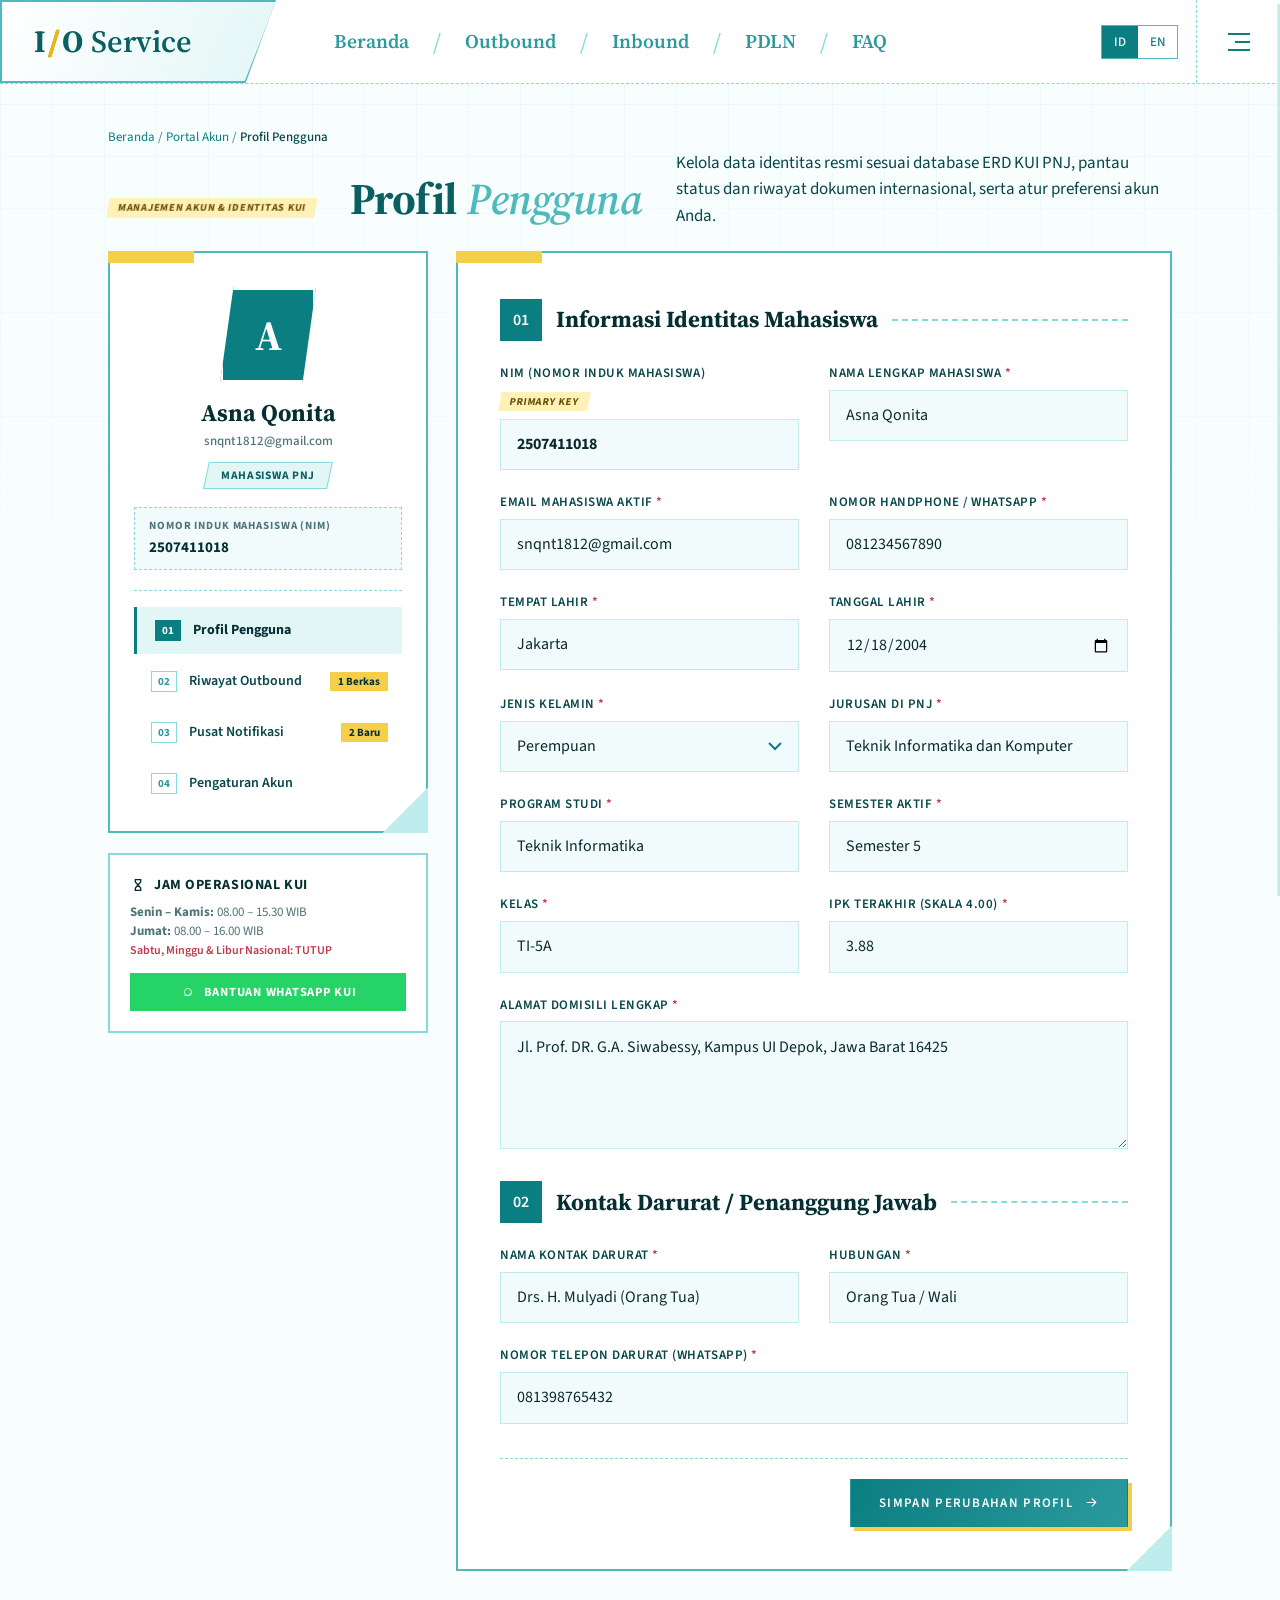
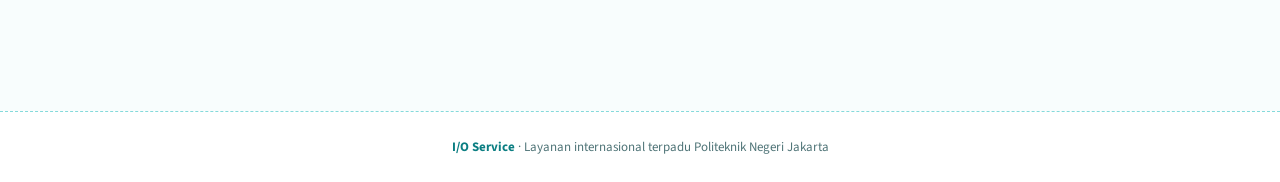
<file: profile.html>
<!DOCTYPE html>
<html lang="id">
<head>
<meta charset="utf-8">
<meta name="viewport" content="width=device-width,initial-scale=1">
<title>Akun Saya — I/O Service PNJ</title>
<link rel="preconnect" href="https://fonts.googleapis.com">
<link rel="preconnect" href="https://fonts.gstatic.com" crossorigin>
<link href="https://fonts.googleapis.com/css2?family=Source+Serif+4:ital,opsz,wght@0,8..60,500..700;1,8..60,500..700&family=Source+Sans+3:ital,wght@0,400..700;1,400..600&family=Cormorant+Garamond:ital,wght@0,500;0,600;0,700;1,500;1,600&family=Archivo:wdth,wght@100..125,400..800&family=JetBrains+Mono:wght@400;500&family=Plus+Jakarta+Sans:wght@400;500;600;700&display=swap" rel="stylesheet">
<link rel="stylesheet" href="assets/style.css">
</head>
<body>

<!-- SVG SYMBOLS DEFINITION -->
<svg width="0" height="0" style="position:absolute" aria-hidden="true" focusable="false"><defs>
<symbol id="i-send" viewBox="0 0 24 24"><path d="M21 4L10 14M21 4l-6.5 16-4.5-6-6-4.5z"/></symbol>
<symbol id="i-pie" viewBox="0 0 24 24"><path d="M12 3v9h9"/><path d="M20.4 15.5A9 9 0 1 1 8.5 3.6"/></symbol>
<symbol id="i-doc" viewBox="0 0 24 24"><path d="M7 3h7l4 4v14H7z"/><path d="M14 3v4h4M10 12h5M10 16h5"/></symbol>
<symbol id="i-docok" viewBox="0 0 24 24"><path d="M7 3h7l4 4v14H7z"/><path d="M14 3v4h4M9.5 14l2 2 3.5-4"/></symbol>
<symbol id="i-book" viewBox="0 0 24 24"><path d="M3.5 5.5C6.5 4 9.5 4.2 12 6.2c2.5-2 5.5-2.2 8.5-.7V19c-3-1.5-6-1.3-8.5.7-2.5-2-5.5-2.2-8.5-.7z"/><path d="M12 6.2v13.5"/></symbol>
<symbol id="i-folder" viewBox="0 0 24 24"><path d="M3.5 6.5V19h17V9h-9L10 6.5z"/></symbol>
<symbol id="i-search" viewBox="0 0 24 24"><circle cx="11" cy="11" r="6.5"/><path d="M16 16l4.5 4.5"/></symbol>
<symbol id="i-check" viewBox="0 0 24 24"><path d="M5 12.5l4.5 4.5L19 7.5"/></symbol>
<symbol id="i-x" viewBox="0 0 24 24"><path d="M6 6l12 12M18 6L6 18"/></symbol>
<symbol id="i-circle" viewBox="0 0 24 24"><circle cx="12" cy="12" r="6.5"/></symbol>
<symbol id="i-hourglass" viewBox="0 0 24 24"><path d="M7 4h10M7 20h10"/><path d="M8 4v3.5L12 12l4-4.5V4M8 20v-3.5L12 12l4 4.5V20"/></symbol>
<symbol id="i-user" viewBox="0 0 24 24"><circle cx="12" cy="8" r="3.5"/><path d="M5 20c0-4 3-6 7-6s7 2 7 6"/></symbol>
<symbol id="i-globe" viewBox="0 0 24 24"><circle cx="12" cy="12" r="8.5"/><path d="M3.5 12h17M12 3.5c3.2 3.2 3.2 13.8 0 17M12 3.5c-3.2 3.2-3.2 13.8 0 17"/></symbol>
<symbol id="i-cal" viewBox="0 0 24 24"><rect x="4" y="5.5" width="16" height="14.5"/><path d="M4 10h16M8.5 3.5v4M15.5 3.5v4"/></symbol>
<symbol id="i-pin" viewBox="0 0 24 24"><path d="M12 21v-6M8 4h8l-1.5 6 3 3H6.5l3-3z"/></symbol>
<symbol id="i-ext" viewBox="0 0 24 24"><path d="M13.5 4.5H20V11M20 4.5L11 13.5M18 14.5V19H5V6h4.5"/></symbol>
<symbol id="i-lock" viewBox="0 0 24 24"><rect x="5" y="11" width="14" height="10" rx="2"/><circle cx="12" cy="16" r="1.5"/><path d="M8 11V7a4 4 0 0 1 8 0v4"/></symbol>
<symbol id="i-arrow-r" viewBox="0 0 24 24"><path d="M5 12h14M13 6l6 6-6 6"/></symbol>
<symbol id="i-shield" viewBox="0 0 24 24"><path d="M12 3s7 3 7 8c0 5-7 10-7 10S5 16 5 11c0-5 7-8 7-8z"/></symbol>
<symbol id="i-eye" viewBox="0 0 24 24"><path d="M2 12s3.5-7 10-7 10 7 10 7-3.5 7-10 7-10-7-10-7z"/><circle cx="12" cy="12" r="3"/></symbol>
<symbol id="i-school" viewBox="0 0 24 24"><path d="M22 10v6M2 10l10-5 10 5-10 5z"/><path d="M6 12v5c3 3 9 3 12 0v-5"/></symbol>
<symbol id="i-laptop" viewBox="0 0 24 24"><path d="M20 16V7a2 2 0 0 0-2-2H6a2 2 0 0 0-2 2v9m16 0H4m16 0 1.28 2.55a1 1 0 0 1-.9 1.45H3.62a1 1 0 0 1-.9-1.45L4 16"/></symbol>
<symbol id="i-phone" viewBox="0 0 24 24"><rect x="7" y="2" width="10" height="20" rx="2"/><circle cx="12" cy="18" r="1"/></symbol>
<symbol id="i-alert" viewBox="0 0 24 24"><path d="M10.29 3.86L1.82 18a2 2 0 0 0 1.71 3h16.94a2 2 0 0 0 1.71-3L13.71 3.86a2 2 0 0 0-3.42 0z"/><path d="M12 9v4M12 17h.01"/></symbol>
</defs></svg>

<!-- ===================================================================== -->
<!-- HEADER IDENTIK SISTEM USER                                           -->
<!-- ===================================================================== -->
<header class="top">
  <a class="brand" href="index.html#home" title="Kembali ke Beranda"><b>I</b><i>/</i><b>O</b><span>Service</span></a>
  <nav class="nav" aria-label="Menu utama">
    <ul>
      <li><a href="index.html#home">Beranda</a></li>
      <li><a href="index.html#outbound">Outbound</a></li>
      <li><a href="index.html#inbound">Inbound</a></li>
      <li><a href="index.html#pdln">PDLN</a></li>
      <li><a href="index.html#faq">FAQ</a></li>
    </ul>
  </nav>
  <div class="tools">
    <div class="lang" role="group" aria-label="Language">
      <button type="button" data-lang="id" class="on" onclick="setLanguage('id')">ID</button>
      <button type="button" data-lang="en" onclick="setLanguage('en')">EN</button>
    </div>
    <button type="button" class="burger" id="burger" aria-label="Menu akun" aria-controls="drawer" onclick="openDrawer()">
      <span></span><span></span><span></span>
    </button>
  </div>
</header>

<!-- ===================================================================== -->
<!-- DRAWER AKUN KANAN (DRAWER SISTEM USER)                                -->
<!-- ===================================================================== -->
<div class="scrim" id="scrim" onclick="closeDrawer()"></div>
<aside class="drawer" id="drawer" aria-hidden="true">
  <div class="d-head">
    <span>Akun</span>
    <button type="button" class="x" id="drawerClose" aria-label="Close" onclick="closeDrawer()">✕</button>
  </div>
  <div class="user">
    <div class="avatar" id="drawer-avatar">A</div>
    <div>
      <b id="drawer-user-name">Asna Qonita</b>
      <small id="drawer-user-meta">2507411018 · Mahasiswa PNJ</small>
    </div>
  </div>
  <div class="d-menu">
    <button type="button" onclick="switchProfileTab('profil'); closeDrawer();"><i>01</i><span>Profil Saya</span></button>
    <button type="button" onclick="switchProfileTab('pengajuan'); closeDrawer();"><i>02</i><span id="drawer-label-pengajuan">Riwayat Outbound</span><em class="badge" style="font-style:normal">1</em></button>
    <button type="button" onclick="switchProfileTab('notifikasi'); closeDrawer();"><i>03</i><span>Notifikasi</span><em class="badge" style="font-style:normal">2</em></button>
    <button type="button" onclick="switchProfileTab('pengaturan'); closeDrawer();"><i>04</i><span>Pengaturan Akun</span></button>
  </div>
  <div class="d-lang">
    <span>Bahasa</span>
    <div class="lang">
      <button type="button" class="on">ID</button>
      <button type="button">EN</button>
    </div>
  </div>
  <div class="d-foot">
    <button type="button" class="btn slate" onclick="alertLogout()" style="width:100%">Logout Akun</button>
  </div>
</aside>

<!-- ===================================================================== -->
<!-- MAIN CONTENT AREA                                                     -->
<!-- ===================================================================== -->
<main style="padding-bottom: 60px;">
  <div class="wrap">
    
    <!-- Breadcrumb Navigasi -->
    <div class="crumb">
      <a href="index.html#home">Beranda</a> / 
      <a href="profile.html">Portal Akun</a> / 
      <b id="crumb-active-title">Profil Pengguna</b>
    </div>

    <!-- Header Halaman -->
    <div class="fhead">
      <div class="auth-kicker"><span class="bdg">MANAJEMEN AKUN &amp; IDENTITAS KUI</span></div>
      <h2 class="ftitle">Profil<em>Pengguna</em></h2>
      <p class="fsub">Kelola data identitas resmi sesuai database ERD KUI PNJ, pantau status dan riwayat dokumen internasional, serta atur preferensi akun Anda.</p>
    </div>

    <!-- Layout Grid Profil 2 Kolom -->
    <div class="profile-grid">
      
      <!-- ============================================================= -->
      <!-- KOLOM KIRI: KARTU IDENTITAS PENGGUNA & MENU AKUN              -->
      <!-- ============================================================= -->
      <aside>
        <div class="shell profile-card">
          
          <!-- Avatar Poligon Khas Sistem User -->
          <div class="profile-avatar-wrap">
            <div class="profile-avatar" id="side-avatar">A</div>
          </div>

          <h3 class="profile-user-name" id="side-name">Asna Qonita</h3>
          <p class="profile-user-email" id="side-email">snqnt1812@gmail.com</p>
          
          <div class="profile-role-badge">
            <span id="side-badge">Mahasiswa PNJ</span>
          </div>

          <!-- Highlight Box ID Utama -->
          <div class="profile-id-box">
            <span class="id-label" id="side-id-label">Nomor Induk Mahasiswa (NIM)</span>
            <span class="id-val" id="side-id-val">2507411018</span>
          </div>

          <!-- Menu Navigasi Vertikal Akun -->
          <div class="profile-menu">
            <button type="button" id="tab-btn-profil" class="active" onclick="switchProfileTab('profil')">
              <i>01</i>
              <span id="menu-txt-profil">Profil Pengguna</span>
            </button>
            <button type="button" id="tab-btn-pengajuan" onclick="switchProfileTab('pengajuan')">
              <i>02</i>
              <span id="menu-txt-pengajuan">Riwayat Outbound</span>
              <span class="badge" id="menu-badge-pengajuan">1 Berkas</span>
            </button>
            <button type="button" id="tab-btn-notifikasi" onclick="switchProfileTab('notifikasi')">
              <i>03</i>
              <span>Pusat Notifikasi</span>
              <span class="badge" id="menu-badge-notif">2 Baru</span>
            </button>
            <button type="button" id="tab-btn-pengaturan" onclick="switchProfileTab('pengaturan')">
              <i>04</i>
              <span>Pengaturan Akun</span>
            </button>
          </div>

        </div>

        <!-- Kartu Layanan Cepat & Bantuan KUI -->
        <div class="kui-support-card">
          <h4>
            <svg width="16" height="16" style="fill:none;stroke:currentColor;stroke-width:2"><use href="#i-hourglass"/></svg>
            Jam Operasional KUI
          </h4>
          <p>
            <b>Senin – Kamis:</b> 08.00 – 15.30 WIB<br>
            <b>Jumat:</b> 08.00 – 16.00 WIB<br>
            <span style="color:var(--red);font-weight:600;font-size:12px;">Sabtu, Minggu &amp; Libur Nasional: TUTUP</span>
          </p>
          <a href="https://wa.me/6281234567890" target="_blank" class="btn-kui-wa">
            <svg width="16" height="16" fill="currentColor" viewBox="0 0 24 24"><path d="M12.031 6.172c-3.181 0-5.767 2.586-5.768 5.766-.001 1.298.38 2.27 1.019 3.287l-.711 2.598 2.669-.699c.969.584 1.777.892 2.791.893h.001c3.181 0 5.768-2.586 5.768-5.766 0-3.18-2.587-5.779-5.769-5.779zm0 10.373c-.933 0-1.782-.267-2.545-.733l-.182-.109-1.58.414.421-1.539-.12-.191c-.512-.814-.829-1.637-.828-2.615.001-2.529 2.059-4.587 4.588-4.587 2.528 0 4.586 2.058 4.586 4.587 0 2.529-2.058 4.773-4.54 4.773z"/></svg>
            <span>Bantuan WhatsApp KUI</span>
          </a>
        </div>

      </aside>

      <!-- ============================================================= -->
      <!-- KOLOM KANAN: KONTEN TAB DINAMIS                               -->
      <!-- ============================================================= -->
      <div>

        <!-- ========================================================= -->
        <!-- TAB 1: FORM IDENTITAS PENGGUNA (PROFIL)                   -->
        <!-- ========================================================= -->
        <section id="pane-profil" class="profile-pane">
          <div class="shell">
            <div class="sec">
              <span class="num">01</span>
              <h3 id="pane-profil-sec-title">Informasi Identitas Mahasiswa (ERD)</h3>
              <i class="dash"></i>
            </div>

            <form id="form-profile-main" onsubmit="saveProfileData(event)">
              
              <!-- 1. Form Mahasiswa PNJ (Atribut ERD: nim, nama, tempat_lahir, tgl_lahir, gender, jurusan, prodi, semester, kelas, ipk, no_hp, alamat, email) -->
              <div id="form-fields-mahasiswa" class="grid role-form-section">
                <div class="f">
                  <div class="lrow"><label for="profMhsNim">NIM (Nomor Induk Mahasiswa)</label><span class="bdg">PRIMARY KEY</span></div>
                  <input type="text" name="nim" id="profMhsNim" value="2507411018" readonly style="background:#F2FBFB;font-weight:700;">
                </div>
                <div class="f">
                  <label for="profMhsNama">Nama Lengkap Mahasiswa</label>
                  <input type="text" name="nama" id="profMhsNama" value="Asna Qonita" required>
                </div>
                <div class="f">
                  <label for="profMhsEmail">Email Mahasiswa Aktif</label>
                  <input type="email" name="email" id="profMhsEmail" value="asna.qonita.tik24@mhsw.pnj.ac.id" required>
                </div>
                <div class="f">
                  <label for="profMhsWA">Nomor Handphone / WhatsApp</label>
                  <input type="tel" name="no_hp" id="profMhsWA" value="081234567890" required>
                </div>
                <div class="f">
                  <label for="profMhsTmpLahir">Tempat Lahir</label>
                  <input type="text" name="tempat_lahir" id="profMhsTmpLahir" value="Jakarta" required>
                </div>
                <div class="f">
                  <label for="profMhsTglLahir">Tanggal Lahir</label>
                  <input type="date" name="tanggal_lahir" id="profMhsTglLahir" value="2004-12-18" required>
                </div>
                <div class="f">
                  <label for="profMhsGender">Jenis Kelamin</label>
                  <select name="jenis_kelamin" id="profMhsGender" required>
                    <option value="Perempuan" selected>Perempuan</option>
                    <option value="Laki-Laki">Laki-Laki</option>
                  </select>
                </div>
                <div class="f">
                  <label for="profMhsJurusan">Jurusan di PNJ</label>
                  <input type="text" name="jurusan" id="profMhsJurusan" value="Teknik Informatika dan Komputer" required>
                </div>
                <div class="f">
                  <label for="profMhsProdi">Program Studi</label>
                  <input type="text" name="prodi" id="profMhsProdi" value="Teknik Informatika" required>
                </div>
                <div class="f">
                  <label for="profMhsSemester">Semester Aktif</label>
                  <input type="text" name="semester" id="profMhsSemester" value="Semester 5" required>
                </div>
                <div class="f">
                  <label for="profMhsKelas">Kelas</label>
                  <input type="text" name="kelas" id="profMhsKelas" value="TI-5A" required>
                </div>
                <div class="f">
                  <label for="profMhsIpk">IPK Terakhir (Skala 4.00)</label>
                  <input type="text" name="ipk" id="profMhsIpk" value="3.88" required>
                </div>
                <div class="f full">
                  <label for="profMhsAlamat">Alamat Domisili Lengkap</label>
                  <textarea name="alamat" id="profMhsAlamat" rows="2" required>Jl. Prof. DR. G.A. Siwabessy, Kampus UI Depok, Jawa Barat 16425</textarea>
                </div>
              </div>

              <!-- 2. Form Civitas PNJ (Atribut ERD: nip, nama_lengkap [gelar_depan, nama, gelar_belakang], unit_kerja, jabatan, no_hp, email, alamat, jenis_kelamin) -->
              <div id="form-fields-civitas" class="grid role-form-section" style="display:none;">
                <div class="f">
                  <div class="lrow"><label for="profCivNip">NIP / NIDN Pegawai</label><span class="bdg">PRIMARY KEY</span></div>
                  <input type="text" name="nip" id="profCivNip" value="197804122005011002" readonly style="background:#F2FBFB;font-weight:700;">
                </div>
                <div class="f">
                  <label for="profCivNama">Nama Lengkap (Tanpa Gelar)</label>
                  <input type="text" name="nama" id="profCivNama" value="Hendra Wijaya" required>
                </div>
                <div class="f">
                  <label for="profCivGelarDepan">Gelar Depan</label>
                  <input type="text" name="gelar_depan" id="profCivGelarDepan" value="Dr.">
                </div>
                <div class="f">
                  <label for="profCivGelarBelakang">Gelar Belakang</label>
                  <input type="text" name="gelar_belakang" id="profCivGelarBelakang" value="S.T., M.T.">
                </div>
                <div class="f">
                  <label for="profCivEmail">Email Resmi PNJ (@pnj.ac.id)</label>
                  <input type="email" name="email" id="profCivEmail" value="hendra.wijaya@pnj.ac.id" required>
                </div>
                <div class="f">
                  <label for="profCivWA">Nomor Handphone / WhatsApp</label>
                  <input type="tel" name="no_hp" id="profCivWA" value="085678901234" required>
                </div>
                <div class="f">
                  <label for="profCivJabatan">Jabatan Fungsional / Struktural</label>
                  <select name="jabatan" id="profCivJabatan" required>
                    <option value="Lektor Kepala" selected>Lektor Kepala</option>
                    <option value="Lektor">Lektor</option>
                    <option value="Asisten Ahli">Asisten Ahli</option>
                    <option value="Guru Besar / Profesor">Guru Besar / Profesor</option>
                    <option value="Tenaga Kependidikan">Tenaga Kependidikan (Tendik)</option>
                  </select>
                </div>
                <div class="f">
                  <label for="profCivUnit">Unit Kerja / Jurusan Asal</label>
                  <input type="text" name="unit_kerja" id="profCivUnit" value="Jurusan Teknik Elektro" required>
                </div>
                <div class="f">
                  <label for="profCivGender">Jenis Kelamin</label>
                  <select name="jenis_kelamin" id="profCivGender" required>
                    <option value="Laki-Laki" selected>Laki-Laki</option>
                    <option value="Perempuan">Perempuan</option>
                  </select>
                </div>
                <div class="f">
                  <label for="profCivStatus">Status Kepegawaian</label>
                  <input type="text" name="status" id="profCivStatus" value="PNS / Dosen Tetap" readonly style="background:#F2FBFB;">
                </div>
                <div class="f full">
                  <label for="profCivAlamat">Alamat Domisili / Rumah</label>
                  <textarea name="alamat" id="profCivAlamat" rows="2" required>Komp. Pesona Depok Estate Blok B2 No. 14, Depok, Jawa Barat</textarea>
                </div>
              </div>

              <!-- 3. Form Mahasiswa Luar / Eksternal (Atribut ERD: no_paspor, nama, negara_asal, asal_instansi, jurusan_asal, prodi_tujuan, jenis_kelamin, tgl_lahir, no_telp, email, alamat) -->
              <div id="form-fields-eksternal" class="grid role-form-section" style="display:none;">
                <div class="f">
                  <div class="lrow"><label for="profExtPaspor">Passport Number / ID Resmi</label><span class="bdg">PRIMARY KEY</span></div>
                  <input type="text" name="no_paspor" id="profExtPaspor" value="TK8891201" readonly style="background:#F2FBFB;font-weight:700;">
                </div>
                <div class="f">
                  <label for="profExtNama">Full Name (as in Passport)</label>
                  <input type="text" name="nama" id="profExtNama" value="Kenji Takahashi" required>
                </div>
                <div class="f">
                  <label for="profExtNegara">Country of Origin (Negara Asal)</label>
                  <input type="text" name="negara_asal" id="profExtNegara" value="Japan" required>
                </div>
                <div class="f">
                  <label for="profExtInstansi">Home Institution / University (Asal Instansi)</label>
                  <input type="text" name="asal_instansi" id="profExtInstansi" value="National Institute of Technology (NIT), Gunma College" required>
                </div>
                <div class="f">
                  <label for="profExtJurusanAsal">Department / Major in Home University (Jurusan Asal)</label>
                  <input type="text" name="jurusan_asal" id="profExtJurusanAsal" value="Electronic &amp; Information Engineering" required>
                </div>
                <div class="f">
                  <label for="profExtProdiTujuan">Host Department in PNJ (Prodi Tujuan di PNJ)</label>
                  <input type="text" name="prodi_tujuan" id="profExtProdiTujuan" value="Teknik Informatika dan Komputer" required>
                </div>
                <div class="f">
                  <label for="profExtGender">Gender (Jenis Kelamin)</label>
                  <select name="jenis_kelamin" id="profExtGender" required>
                    <option value="Male" selected>Male (Laki-Laki)</option>
                    <option value="Female">Female (Perempuan)</option>
                  </select>
                </div>
                <div class="f">
                  <label for="profExtDOB">Date of Birth (Tanggal Lahir)</label>
                  <input type="date" name="tgl_lahir" id="profExtDOB" value="1998-08-22" required>
                </div>
                <div class="f">
                  <label for="profExtEmail">Active Email Address</label>
                  <input type="email" name="email" id="profExtEmail" value="kenji.takahashi@gunma.ac.jp" required>
                </div>
                <div class="f">
                  <label for="profExtPhone">Contact Number (WhatsApp with Country Code)</label>
                  <input type="tel" name="no_telp" id="profExtPhone" value="+81 90 1234 5678" required>
                </div>
                <div class="f full">
                  <label for="profExtAlamat">Current Address / Local Accommodation (Alamat)</label>
                  <textarea name="alamat" id="profExtAlamat" rows="2" required>Dormitory Building 3, Gunma College / Guest House PNJ Depok</textarea>
                </div>
              </div>

              <!-- Bagian Kontak Darurat & Pendamping -->
              <div class="sec" style="margin-top:32px;">
                <span class="num">02</span>
                <h3 id="pane-profil-sec2-title">Kontak Darurat / Penanggung Jawab</h3>
                <i class="dash"></i>
              </div>

              <div class="grid">
                <div class="f">
                  <label>Nama Kontak Darurat</label>
                  <input type="text" id="profEmergencyName" value="Drs. H. Mulyadi (Orang Tua)" required>
                </div>
                <div class="f">
                  <label>Hubungan</label>
                  <input type="text" id="profEmergencyRel" value="Orang Tua / Wali" required>
                </div>
                <div class="f full">
                  <label>Nomor Telepon Darurat (WhatsApp)</label>
                  <input type="tel" id="profEmergencyPhone" value="081398765432" required>
                </div>
              </div>

              <!-- Tombol Simpan Perubahan -->
              <div style="margin-top:32px;padding-top:20px;border-top:1px dashed var(--t300);display:flex;justify-content:flex-end;">
                <button type="submit" class="btn main">
                  <span>SIMPAN PERUBAHAN PROFIL</span>
                  <svg class="ic"><use href="#i-arrow-r"/></svg>
                </button>
              </div>
            </form>
          </div>
        </section>

        <!-- ========================================================= -->
        <!-- TAB 2: RIWAYAT & PENGAJUAN SAYA (SESUAI ROLE ERD)         -->
        <!-- ========================================================= -->
        <section id="pane-pengajuan" class="profile-pane" style="display:none;">
          <div style="display:grid;grid-template-columns:1fr 1fr;gap:20px;margin-bottom:24px;">
            <div class="shell" style="padding:28px 24px;display:flex;flex-direction:column;justify-content:space-between;">
              <div style="display:flex;justify-content:space-between;align-items:flex-start;">
                <div>
                  <span class="bdg" id="dash-badge-status">STATUS DOKUMEN</span>
                  <h4 style="font:700 28px/1.2 var(--serif);color:var(--t900);margin-top:8px;" id="dash-active-count">1 Berkas Aktif</h4>
                  <p style="font-size:13px;color:var(--muted);margin-top:4px;" id="dash-active-desc">Dokumen permohonan sedang dalam proses verifikasi tim KUI PNJ.</p>
                </div>
                <div style="width:48px;height:48px;background:var(--t100);display:grid;place-items:center;border:1.5px solid var(--t400);color:var(--t700);">
                  <svg width="24" height="24" style="fill:none;stroke:currentColor;stroke-width:2"><use href="#i-docok"/></svg>
                </div>
              </div>
              <div style="margin-top:24px;">
                <a id="btn-buat-pengajuan" href="index.html#outbound" class="btn main" style="width:100%;text-align:center;">
                  + BUAT PENGAJUAN OUTBOUND
                </a>
              </div>
            </div>

            <!-- Virtual ID Card KUI PNJ -->
            <div class="kui-card">
              <div class="kui-card-top">
                <span class="kui-card-brand">I<b>/</b>O <span>PNJ IDENTITY</span></span>
                <span class="kui-card-badge" id="card-badge">MAHASISWA</span>
              </div>
              <div class="kui-card-mid">
                <p class="kui-card-label">Nama Pemegang / Cardholder</p>
                <p class="kui-card-name" id="card-name">ASNA QONITA</p>
              </div>
              <div class="kui-card-bot">
                <div>
                  <p class="kui-card-label" id="card-id-label">ID / NIM</p>
                  <p class="kui-card-id" id="card-id-val">2507411018</p>
                </div>
                <div class="kui-card-status">
                  <svg width="12" height="12" style="fill:currentColor"><circle cx="6" cy="6" r="5"/></svg>
                  <span id="card-status-text">ACTIVE</span>
                </div>
              </div>
            </div>
          </div>

          <!-- Daftar Riwayat Dokumen Sesuai Role ERD -->
          <div class="shell">
            <div class="sec">
              <span class="num">02</span>
              <h3 id="pane-history-title">Daftar Pengajuan Outbound Aktif</h3>
              <i class="dash"></i>
            </div>

            <!-- 1. Riwayat Mahasiswa (Outbound) -->
            <div id="history-items-mahasiswa" class="role-history-group">
              <div class="profile-sub-item">
                <div class="profile-sub-info">
                  <div style="display:flex;gap:8px;align-items:center;">
                    <span class="bdg" style="background:var(--y);color:var(--t900);">OUTBOUND</span>
                    <span class="st g-proses" style="font-size:11.5px;">Sedang Dicek KUI</span>
                  </div>
                  <h4>Permohonan Rekomendasi Paspor &amp; Visa</h4>
                  <p>Tujuan: Universiti Teknologi Malaysia (UTM) · Kategori: Student Mobility / IISMA · Tanggal Pengajuan: 10 Nov 2026</p>
                </div>
                <div style="display:flex;align-items:center;gap:12px;">
                  <div style="text-align:right;">
                    <span style="font-size:12px;color:var(--muted);display:block;">Progress</span>
                    <b style="color:var(--t700);font-size:15px;">40%</b>
                  </div>
                  <button type="button" class="btn ghost" style="padding:8px 16px;font-size:11.5px;" onclick="toast('Membuka rincian pengajuan Outbound...')">Lihat Detail</button>
                </div>
              </div>
            </div>

            <!-- 2. Riwayat Civitas (PDLN) -->
            <div id="history-items-civitas" class="role-history-group" style="display:none;">
              <div class="profile-sub-item">
                <div class="profile-sub-info">
                  <div style="display:flex;gap:8px;align-items:center;">
                    <span class="bdg" style="background:var(--t600);color:#fff;">PDLN</span>
                    <span class="st g-disetujui" style="font-size:11.5px;">Surat SP Terbit</span>
                  </div>
                  <h4>Izin Setneg: Seminar Internasional IEEE ICEEE</h4>
                  <p>Tujuan: Berlin, Jerman · Jenis: Konferensi Ilmiah · No. SP: 241/SP-PDLN/PNJ/2026 · Sumber Biaya: DIPA PNJ</p>
                </div>
                <div style="display:flex;align-items:center;gap:12px;">
                  <div style="text-align:right;">
                    <span style="font-size:12px;color:var(--muted);display:block;">Progress</span>
                    <b style="color:var(--t700);font-size:15px;">100%</b>
                  </div>
                  <button type="button" class="btn main" style="padding:8px 16px;font-size:11.5px;" onclick="toast('Mengunduh Surat Persetujuan (SP) PDF...')">Unduh SP PDF</button>
                </div>
              </div>
            </div>

            <!-- 3. Riwayat Mahasiswa Luar (Inbound) -->
            <div id="history-items-eksternal" class="role-history-group" style="display:none;">
              <div class="profile-sub-item">
                <div class="profile-sub-info">
                  <div style="display:flex;gap:8px;align-items:center;">
                    <span class="bdg" style="background:var(--t400);color:var(--t900);">INBOUND</span>
                    <span class="st g-proses" style="font-size:11.5px;">Awaiting LoA Signature</span>
                  </div>
                  <h4>Joint Research Collaboration Visit</h4>
                  <p>Host Department: PNJ TIK · Home University: NIT Gunma College (Japan) · Ref: INB-2026-089</p>
                </div>
                <div style="display:flex;align-items:center;gap:12px;">
                  <div style="text-align:right;">
                    <span style="font-size:12px;color:var(--muted);display:block;">Progress</span>
                    <b style="color:var(--t700);font-size:15px;">60%</b>
                  </div>
                  <button type="button" class="btn ghost" style="padding:8px 16px;font-size:11.5px;" onclick="toast('Opening Inbound details...')">View Details</button>
                </div>
              </div>
            </div>
          </div>
        </section>

        <!-- ========================================================= -->
        <!-- TAB 3: PUSAT NOTIFIKASI (SESUAI ROLE ERD)                 -->
        <!-- ========================================================= -->
        <section id="pane-notifikasi" class="profile-pane" style="display:none;">
          <div class="shell">
            <div class="sec">
              <span class="num">03</span>
              <h3>Pemberitahuan Sistem &amp; Progres Berkas</h3>
              <i class="dash"></i>
            </div>

            <div style="display:flex;justify-content:space-between;align-items:center;margin-bottom:18px;">
              <span style="font-size:13px;color:var(--muted);font-weight:600;">Menampilkan notifikasi terbaru terkait verifikasi berkas:</span>
              <button type="button" class="btn ghost" style="padding:6px 14px;font-size:11px;" onclick="toast('Semua notifikasi telah ditandai sudah dibaca.')">Tandai Semua Dibaca</button>
            </div>

            <!-- Notifikasi Mahasiswa -->
            <div id="notif-items-mahasiswa" class="role-notif-group">
              <div class="profile-notif-item unread">
                <span class="profile-notif-dot"></span>
                <div style="flex:1;">
                  <div style="display:flex;justify-content:space-between;align-items:center;margin-bottom:4px;">
                    <b style="font-size:14.5px;color:var(--t900);">Verifikasi Berkas Outbound Sedang Berjalan</b>
                    <span style="font-size:11.5px;color:var(--muted);">Hari ini, 10:45 WIB</span>
                  </div>
                  <p style="font-size:13px;color:var(--muted);margin:0;">Dokumen permohonan rekomendasi paspor &amp; visa Anda telah diterima dan saat ini sedang dalam proses review oleh validator KUI.</p>
                </div>
              </div>
              <div class="profile-notif-item unread">
                <span class="profile-notif-dot"></span>
                <div style="flex:1;">
                  <div style="display:flex;justify-content:space-between;align-items:center;margin-bottom:4px;">
                    <b style="font-size:14.5px;color:var(--t900);">Surat Rekomendasi Jurusan Divalidasi</b>
                    <span style="font-size:11.5px;color:var(--muted);">Kemarin, 14:20 WIB</span>
                  </div>
                  <p style="font-size:13px;color:var(--muted);margin:0;">Surat persetujuan jurusan dan tanda tangan kaprodi telah diverifikasi keabsahannya.</p>
                </div>
              </div>
            </div>

            <!-- Notifikasi Civitas -->
            <div id="notif-items-civitas" class="role-notif-group" style="display:none;">
              <div class="profile-notif-item unread">
                <span class="profile-notif-dot"></span>
                <div style="flex:1;">
                  <div style="display:flex;justify-content:space-between;align-items:center;margin-bottom:4px;">
                    <b style="font-size:14.5px;color:var(--t900);">Surat Persetujuan (SP) Setneg Telah Terbit</b>
                    <span style="font-size:11.5px;color:var(--muted);">Hari ini, 09:15 WIB</span>
                  </div>
                  <p style="font-size:13px;color:var(--muted);margin:0;">Surat persetujuan izin perjalanan dinas luar negeri dari Kemensetneg telah selesai diproses. Silakan unduh dokumen PDF pada menu Riwayat PDLN.</p>
                </div>
              </div>
            </div>

            <!-- Notifikasi Mahasiswa Luar -->
            <div id="notif-items-eksternal" class="role-notif-group" style="display:none;">
              <div class="profile-notif-item unread">
                <span class="profile-notif-dot"></span>
                <div style="flex:1;">
                  <div style="display:flex;justify-content:space-between;align-items:center;margin-bottom:4px;">
                    <b style="font-size:14.5px;color:var(--t900);">Letter of Acceptance (LoA) Under Review</b>
                    <span style="font-size:11.5px;color:var(--muted);">Today, 11:30 WIB</span>
                  </div>
                  <p style="font-size:13px;color:var(--muted);margin:0;">Your inbound research visit request has been approved by the department. Formal Letter of Acceptance is being issued.</p>
                </div>
              </div>
            </div>

          </div>
        </section>

        <!-- ========================================================= -->
        <!-- TAB 4: PENGATURAN AKUN & KEAMANAN                         -->
        <!-- ========================================================= -->
        <section id="pane-pengaturan" class="profile-pane" style="display:none;">
          <div class="shell">
            
            <!-- 04: Keamanan & Kata Sandi -->
            <div class="sec">
              <span class="num">04</span>
              <h3>Keamanan &amp; Kata Sandi</h3>
              <i class="dash"></i>
            </div>

            <form onsubmit="handlePasswordChange(event)" style="max-width:580px;">
              <div class="f" style="margin-bottom:14px;">
                <label for="oldPass">Kata Sandi Saat Ini <span style="color:var(--red)">*</span></label>
                <input type="password" id="oldPass" required placeholder="••••••••" autocomplete="current-password">
              </div>
              <div class="f" style="margin-bottom:14px;">
                <label for="newPass">Kata Sandi Baru <span style="color:var(--red)">*</span></label>
                <input type="password" id="newPass" required placeholder="Minimal 8 karakter (kombinasi huruf &amp; angka)" autocomplete="new-password">
              </div>
              <div class="f" style="margin-bottom:20px;">
                <label for="confirmPass">Ketik Ulang Kata Sandi Baru <span style="color:var(--red)">*</span></label>
                <input type="password" id="confirmPass" required placeholder="Ketik ulang kata sandi baru" autocomplete="new-password">
              </div>
              <div style="display:flex;align-items:center;gap:16px;flex-wrap:wrap;">
                <button type="submit" class="btn main">
                  <span>SIMPAN KATA SANDI BARU</span>
                  <svg class="ic"><use href="#i-lock"/></svg>
                </button>
                <span style="font-size:12.5px;color:var(--muted);">Terakhir diperbarui: 3 bulan yang lalu</span>
              </div>
            </form>

            <!-- 05: Preferensi Notifikasi & Komunikasi -->
            <div class="sec" style="margin-top:42px;">
              <span class="num">05</span>
              <h3>Preferensi Notifikasi &amp; Komunikasi</h3>
              <i class="dash"></i>
            </div>

            <form onsubmit="saveNotificationPreferences(event)" style="max-width:640px;">
              <p style="font-size:13px;color:var(--muted);margin-bottom:18px;">Atur saluran komunikasi resmi untuk menerima update verifikasi berkas internasional, pengumuman seleksi, dan status dokumen.</p>
              
              <div style="display:grid;gap:14px;margin-bottom:22px;">
                <label class="custom-chk items-start">
                  <input type="checkbox" id="chkNotifEmail" checked>
                  <span class="chk-box"></span>
                  <span class="chk-text">
                    <b style="color:var(--t900);display:block;">Notifikasi Status Dokumen via Email</b>
                    <span style="color:var(--muted);font-size:12.5px;display:block;margin-top:2px;">Kirim pembaruan status verifikasi formulir, LoA, dan penerbitan SP Setneg ke email utama Anda.</span>
                  </span>
                </label>
                <label class="custom-chk items-start">
                  <input type="checkbox" id="chkNotifWA" checked>
                  <span class="chk-box"></span>
                  <span class="chk-text">
                    <b style="color:var(--t900);display:block;">Peringatan Cepat via WhatsApp</b>
                    <span style="color:var(--muted);font-size:12.5px;display:block;margin-top:2px;">Terima peringatan mendesak jika berkas permohonan memerlukan perbaikan atau revisi dokumen dari validator KUI.</span>
                  </span>
                </label>
                <label class="custom-chk items-start">
                  <input type="checkbox" id="chkNotifNewsletter">
                  <span class="chk-box"></span>
                  <span class="chk-text">
                    <b style="color:var(--t900);display:block;">Buletin Informasi Program &amp; Beasiswa Luar Negeri</b>
                    <span style="color:var(--muted);font-size:12.5px;display:block;margin-top:2px;">Terima rilis informasi program pertukaran, IISMA, hibah riset internasional, dan konferensi universitas mitra.</span>
                  </span>
                </label>
              </div>

              <button type="submit" class="btn main" style="padding:11px 22px;">
                <span>SIMPAN PREFERENSI NOTIFIKASI</span>
                <svg class="ic"><use href="#i-check"/></svg>
              </button>
            </form>

            <!-- 06: Sesi Login & Keamanan Perangkat -->
            <div class="sec" style="margin-top:42px;">
              <span class="num">06</span>
              <h3>Manajemen Sesi &amp; Keamanan Perangkat</h3>
              <i class="dash"></i>
            </div>

            <p style="font-size:13px;color:var(--muted);margin-bottom:18px;">Daftar peramban dan perangkat yang saat ini aktif terhubung ke akun I/O Service Anda. Segera akhiri sesi perangkat yang tidak Anda kenali.</p>

            <!-- Kartu Sesi Aktif -->
            <div style="display:grid;gap:12px;margin-bottom:20px;max-width:720px;">
              
              <!-- Sesi 1: Perangkat Ini -->
              <div class="session-card current">
                <div class="session-card-info">
                  <div class="session-card-icon">
                    <svg width="20" height="20" style="fill:none;stroke:currentColor;stroke-width:2"><use href="#i-laptop"/></svg>
                  </div>
                  <div>
                    <div style="display:flex;align-items:center;gap:8px;margin-bottom:3px;flex-wrap:wrap;">
                      <b style="font-size:14px;color:var(--t900);">Google Chrome pada Windows 11 (Desktop)</b>
                      <span class="st g-disetujui" style="font-size:10.5px;">SESI SAAT INI</span>
                    </div>
                    <p style="margin:0;font-size:12.5px;color:var(--muted);">Alamat IP: 127.0.0.1 (Localhost / Kampus PNJ) · Sesi Aktif</p>
                  </div>
                </div>
                <div>
                  <span style="font-size:12px;color:var(--t700);font-weight:700;">Perangkat Utama</span>
                </div>
              </div>

              <!-- Sesi 2: Perangkat Mobile (Simulasi) -->
              <div class="session-card">
                <div class="session-card-info">
                  <div class="session-card-icon">
                    <svg width="20" height="20" style="fill:none;stroke:currentColor;stroke-width:2"><use href="#i-phone"/></svg>
                  </div>
                  <div>
                    <div style="display:flex;align-items:center;gap:8px;margin-bottom:3px;flex-wrap:wrap;">
                      <b style="font-size:14px;color:var(--t900);">Safari Mobile pada iOS (iPhone)</b>
                      <span class="st g-proses" style="font-size:10.5px;">TERAKHIR AKTIF</span>
                    </div>
                    <p style="margin:0;font-size:12.5px;color:var(--muted);">Alamat IP: 182.253.112.45 (Jakarta, ID) · 2 hari yang lalu</p>
                  </div>
                </div>
                <div>
                  <button type="button" class="btn ghost" style="padding:7px 14px;font-size:11.5px;" onclick="terminateSingleSession(this, 'Safari Mobile pada iOS')">Cabut Akses</button>
                </div>
              </div>

            </div>

            <!-- Tombol Manajemen Sesi -->
            <div style="display:flex;align-items:center;gap:12px;flex-wrap:wrap;margin-bottom:36px;">
              <button type="button" class="btn ghost" onclick="logoutOtherSessions()" style="font-size:12px;">
                <span>KELUAR DARI SESI LAIN</span>
              </button>
              <button type="button" class="btn slate" onclick="alertLogout()" style="font-size:12px;">
                <span>KELUAR DARI SEMUA SESI</span>
              </button>
            </div>

            <!-- 07: Zona Berbahaya -->
            <div class="sec" style="margin-top:42px;">
              <span class="num" style="background:var(--red);">07</span>
              <h3 style="color:var(--red);">Zona Berbahaya &amp; Pengelolaan Akun</h3>
              <i class="dash" style="border-color:#F5C6CB;"></i>
            </div>

            <div class="danger-zone-box">
              <div class="danger-zone-info">
                <div style="display:flex;align-items:center;gap:8px;margin-bottom:6px;">
                  <svg width="18" height="18" style="fill:none;stroke:var(--red);stroke-width:2;"><use href="#i-alert"/></svg>
                  <h4 style="margin:0;">Penonaktifan Akun Pengguna</h4>
                </div>
                <p>Menonaktifkan akun akan menangguhkan sementara seluruh berkas permohonan internasional (Outbound / PDLN / Inbound) yang sedang berjalan di Kantor Urusan Internasional PNJ. Akun Anda tidak dapat digunakan untuk pengajuan baru sampai mengajukan pembukaan blokir ke admin KUI.</p>
              </div>
              <div>
                <button type="button" class="btn danger" onclick="handleDeactivateAccount()">
                  <span>NONAKTIFKAN AKUN SAYA</span>
                  <svg class="ic"><use href="#i-x"/></svg>
                </button>
              </div>
            </div>

          </div>
        </section>

      </div>
    </div>

  </div>
</main>

<!-- ===================================================================== -->
<!-- FOOTER IDENTIK SISTEM USER                                            -->
<!-- ===================================================================== -->
<footer>
  <b>I/O Service</b> · <span>Layanan internasional terpadu Politeknik Negeri Jakarta</span>
</footer>

<!-- ===================================================================== -->
<!-- TOAST CONTAINER                                                       -->
<!-- ===================================================================== -->
<div class="toasts" id="toasts" aria-live="polite"></div>

<!-- ===================================================================== -->
<!-- SCRIPT TERPADU SISTEM USER                                            -->
<!-- ===================================================================== -->
<script src="assets/script.js"></script>
<script>
// Sinkronkan tab awal saat dimuat
window.addEventListener('DOMContentLoaded', () => {
  initUserRole();
  const hash = window.location.hash.replace('#', '');
  if (['profil', 'pengajuan', 'notifikasi', 'pengaturan'].includes(hash)) {
    switchProfileTab(hash);
  }
});
</script>
</body>
</html>
</file>
<file: assets/admin.css>
/* ============ ADMIN TOKENS & STYLES ============ */
:root {
  --t50:#F2FBFB; --t100:#E3F6F6; --t200:#BFECEC; --t300:#85DADB; --t400:#4FB9BC;
  --t500:#2A9A9E; --t600:#0B7E82; --t700:#0A5F63; --t800:#07474B; --t900:#052F32;
  --y:#F6CF4A; --y2:#FFE794; --slate:#C9D1DA; --slate2:#B6C0CB;
  --ink:#0B2A2D; --muted:#4F7477; --red:#C23A4B;
  --serif:'Source Serif 4',Georgia,'Times New Roman',serif;
  --sans:'Source Sans 3','Segoe UI',system-ui,Arial,sans-serif;
  --ease:cubic-bezier(.7,0,.2,1);
  --c-ok:#0792A0; --c-wait:#C48400; --c-no:#C23A4B;
}

* { box-sizing:border-box; margin:0; padding:0; }
html { scroll-behavior:smooth; }
body { font-family:var(--sans); color:var(--ink); background:#F8FDFD; min-height:100vh; overflow-x:hidden; line-height:1.5; }
body::before {
  content:""; position:fixed; inset:0; z-index:-1; pointer-events:none;
  background-image:linear-gradient(var(--t100) 1px,transparent 1px),linear-gradient(90deg,var(--t100) 1px,transparent 1px);
  background-size:52px 52px; opacity:.6;
  -webkit-mask-image:linear-gradient(180deg,#000,transparent 80%);
  mask-image:linear-gradient(180deg,#000,transparent 80%);
}
button { font-family:inherit; cursor:pointer; }
a { color:inherit; text-decoration:none; }
:focus-visible { outline:2px solid var(--y); outline-offset:2px; }
.mono { font-family:var(--sans); }

/* ============ TOP BAR ============ */
.top {
  position:sticky; top:0; z-index:50; display:flex; align-items:stretch;
  min-height:84px; background:rgba(255,255,255,.94); backdrop-filter:blur(8px);
  border-bottom:1px dashed var(--t300);
}
.brand {
  position:relative; isolation:isolate; flex:0 0 auto; width:276px; display:flex;
  align-items:center; padding-left:34px; text-decoration:none;
  font-family:var(--serif); font-size:31px; font-weight:700; color:var(--t700); letter-spacing:0;
  background:var(--t400); clip-path:polygon(0 0,100% 0,89% 100%,0 100%);
}
.brand::before {
  content:""; position:absolute; inset:2px 0 2px 2px; z-index:-1;
  background:linear-gradient(115deg,#fff,var(--t100)); clip-path:polygon(0 0,100% 0,88.6% 100%,0 100%);
}
.brand b { font-weight:700; }
.brand i { font-style:normal; font-weight:700; padding:0 2px; color:#F2B705; -webkit-text-stroke:.7px #B98A00; paint-order:stroke fill; }
.brand span { margin-left:8px; font-weight:600; }
.nav { display:flex; align-items:center; margin-left:24px; flex:1; overflow-x:auto; }
.nav ul { display:flex; align-items:center; list-style:none; }
.nav li { display:flex; align-items:center; white-space:nowrap; }
.nav li+li::before { content:"/"; font-family:var(--serif); font-size:22px; color:var(--t300); }
.nav a {
  position:relative; display:block; padding:10px 18px; margin:0 2px;
  font-family:var(--serif); font-size:18px; font-weight:600; color:var(--t500);
  text-decoration:none; isolation:isolate; transition:color .25s;
}
.nav a::before, .nav a::after { content:""; position:absolute; inset:6px 0; transform:skewX(-18deg); }
.nav a::before { border:1.5px solid var(--t400); opacity:0; transform:skewX(-18deg) scale(.88); transition:opacity .25s,transform .3s var(--ease); z-index:-1; }
.nav a::after { background:var(--t100); transform:skewX(-18deg) scaleX(0); transform-origin:left; transition:transform .4s var(--ease),background .25s; z-index:-2; }
.nav a:hover { color:var(--t700); }
.nav a:hover::before { opacity:1; transform:skewX(-18deg) scale(1); }
.nav a:hover::after { transform:skewX(-18deg) scaleX(1); }
.nav a:active::after { background:var(--t200); }
.nav a.active { color:var(--t900); }
.nav a.active::before { opacity:1; transform:skewX(-18deg) scale(1); border-color:var(--t500); }
.nav a.active::after { background:var(--t300); transform:skewX(-18deg) scaleX(1); }

.tools { display:flex; align-items:stretch; gap:18px; padding:0; margin-left:auto; }
.tools .lang { align-self:center; }
.lang { display:flex; border:1.5px solid var(--t400); }
.lang button { border:0; background:transparent; padding:7px 12px; font:500 13px var(--sans); color:var(--t600); transition:.2s; }
.lang button:hover { background:var(--t100); }
.lang button.on { background:var(--t600); color:#fff; }
.burger { width:84px; border:0; border-left:1px dashed var(--t300); background:transparent; display:grid; place-content:center; gap:6px; transition:background .25s; position:relative; }
.burger span { display:block; width:22px; height:2px; background:var(--t600); transition:.3s var(--ease); }
.burger span:nth-child(2) { width:15px; margin-left:auto; }
.burger:hover { background:var(--t100); }
.burger:hover span:nth-child(2) { width:22px; }
.burger.dot::after { content:""; position:absolute; top:22px; right:20px; width:11px; height:11px; background:var(--y); border:2px solid #fff; }

/* ============ DRAWER ============ */
.scrim { position:fixed; inset:0; background:rgba(5,47,50,.5); backdrop-filter:blur(2px); opacity:0; pointer-events:none; transition:.3s; z-index:80; }
.scrim.on { opacity:1; pointer-events:auto; }
.drawer {
  position:fixed; top:0; right:0; bottom:0; width:min(380px,92vw); background:#fff;
  z-index:90; border-left:2px solid var(--t400); transform:translateX(102%);
  transition:transform .45s var(--ease); display:flex; flex-direction:column;
  box-shadow:-14px 0 0 -4px var(--t200);
}
.drawer.open { transform:none; }
.d-head { display:flex; align-items:center; justify-content:space-between; padding:18px 22px; border-bottom:1px dashed var(--t300); font:500 13px var(--sans); color:var(--t600); letter-spacing:.14em; text-transform:uppercase; }
.x { width:36px; height:36px; border:1.5px solid var(--t300); background:#fff; font-size:16px; color:var(--t700); display:grid; place-items:center; transition:.2s; }
.x:hover { background:var(--t600); color:#fff; border-color:var(--t600); }
.user { display:flex; gap:16px; align-items:center; padding:26px 22px; background:linear-gradient(135deg,var(--t100),#fff 70%); border-bottom:1px solid var(--t200); }
.avatar { width:62px; height:62px; display:grid; place-items:center; background:var(--t600); color:#fff; font:600 26px var(--serif); clip-path:polygon(14% 0,100% 0,86% 100%,0 100%); flex:0 0 auto; }
.user b { display:block; font:600 22px/1.15 var(--serif); color:var(--t800); }
.user small { font:400 13px var(--sans); color:var(--muted); }
.d-menu { padding:12px 0; flex:1; overflow:auto; }
.d-menu button {
  width:100%; display:flex; align-items:center; gap:14px; padding:14px 22px; border:0;
  background:transparent; text-align:left; font:500 15px var(--sans); color:var(--ink);
  position:relative; transition:.25s;
}
.d-menu button i { font:500 12px var(--sans); font-style:normal; color:var(--t500); border:1px solid var(--t300); padding:3px 6px; transition:.25s; }
.d-menu button::before { content:""; position:absolute; left:0; top:0; bottom:0; width:0; background:var(--y); transition:width .25s; }
.d-menu button:hover { background:var(--t50); padding-left:30px; }
.d-menu button:hover::before { width:5px; }
.d-menu button:hover i { background:var(--t600); color:#fff; border-color:var(--t600); }
.badge { margin-left:auto; background:var(--y); color:var(--ink); font:600 12px var(--sans); padding:2px 8px; }
.d-foot { padding:18px 22px 24px; border-top:1px dashed var(--t300); }
.d-foot .btn { width:100%; }

/* ============ BUTTONS ============ */
.btn {
  position:relative; display:inline-flex; align-items:center; justify-content:center;
  gap:10px; padding:14px 28px; border:1.5px solid transparent; font:600 13px var(--sans);
  letter-spacing:.1em; text-transform:uppercase; transition:.25s; isolation:isolate;
  overflow:hidden; white-space:nowrap;
}
.btn::before { content:""; position:absolute; inset:0; transform:translateX(-135%) skewX(-18deg); transition:transform .4s var(--ease); z-index:-1; }
.btn:hover::before { transform:translateX(0) skewX(-18deg) scaleX(1.3); }
.btn.slate { background:var(--slate); color:var(--ink); }
.btn.slate::before { background:var(--t600); }
.btn.slate:not(:hover)::before { transform:translateX(-101%) skewX(-18deg); }
.btn.slate:hover { color:#fff; }
.btn.main { background:linear-gradient(120deg,var(--t600),var(--t500)); color:#fff; box-shadow:4px 4px 0 var(--y); }
.btn.main::before { background:var(--t800); }
.btn.main:hover { box-shadow:6px 6px 0 var(--y); transform:translate(-1px,-1px); }
.btn.main:active { transform:translate(3px,3px); box-shadow:1px 1px 0 var(--y); }
.btn.ghost { background:#fff; color:var(--t700); border-color:var(--t300); }
.btn.ghost::before { background:var(--t100); }
.btn.ghost:hover { border-color:var(--t500); }
.btn.danger { background:#fff; color:var(--red); border-color:#E7B6BD; }
.btn.danger::before { background:#FBE9EC; }

/* ============ PAGES ============ */
.page { display:none; }
.page.active { display:block; animation:pageIn .55s var(--ease) both; }
@keyframes pageIn { from { opacity:0; transform:translateY(14px); } to { opacity:1; transform:none; } }
.wrap { max-width:1120px; margin:0 auto; padding:44px 28px 80px; }

/* ---- Hero & Slides ---- */
.hero { display:grid; grid-template-columns:minmax(300px,390px) minmax(0,1fr); align-items:center; gap:0; padding:56px 0 40px clamp(28px,7vw,112px); position:relative; overflow:hidden; }
.hero-l { position:relative; z-index:2; padding-right:20px; }
.hero h1 { font:700 60px/1 var(--serif); color:#0A1E20; position:relative; display:inline-block; margin-bottom:22px; }
.hero h1::after { content:""; position:absolute; left:-6px; right:-10px; bottom:2px; height:14px; background:var(--y); opacity:.75; z-index:-1; transform:skewX(-18deg); }
.lead { font:400 18px/1.65 var(--sans); color:var(--t800); max-width:34ch; margin-bottom:30px; }
.hero-r { position:relative; min-width:0; }
.band {
  padding:26px 0 26px 70px;
  background: repeating-linear-gradient(115deg,transparent 0 14px,rgba(255,255,255,.28) 14px 15px),
              linear-gradient(90deg,rgba(255,255,255,0) 0%,var(--t200) 46%,var(--t300) 100%);
}
.track { position:relative; display:flex; gap:16px; overflow-x:auto; scroll-snap-type:x mandatory; scrollbar-width:none; overscroll-behavior-x:contain; }
.track::-webkit-scrollbar { display:none; }
.slide { position:relative; flex:0 0 clamp(250px,26vw,340px); height:clamp(190px,18vw,236px); background:#fff; padding:8px; scroll-snap-align:start; overflow:hidden; cursor:pointer; outline-offset:-3px; }
.slide .pic { position:relative; width:100%; height:100%; background-image:var(--img,none),var(--bg); background-size:cover; background-position:center; overflow:hidden; }
.slide .pic:not([style*="--img"])::before { content:""; position:absolute; inset:0; background:repeating-linear-gradient(115deg,transparent 0 16px,rgba(255,255,255,.1) 16px 17px); }
.p1 { --bg:linear-gradient(135deg,var(--t600),var(--t300)); }
.p2 { --bg:linear-gradient(135deg,var(--t800),var(--t500)); }
.p3 { --bg:linear-gradient(135deg,var(--t500),var(--t200)); }
.p4 { --bg:linear-gradient(135deg,var(--t700),var(--t400)); }
.p5 { --bg:linear-gradient(135deg,var(--t900),var(--t600)); }
.slide figcaption {
  position:absolute; left:8px; right:8px; bottom:8px; padding:14px 16px 16px;
  background:rgba(5,47,50,.96); text-shadow:0 1px 2px rgba(0,0,0,.45); color:#fff;
  transform:translateY(calc(100% + 10px)); transition:transform .45s var(--ease);
}
.slide figcaption b { display:block; font:700 22px/1.1 var(--serif); margin-bottom:4px; }
.slide figcaption span { font-size:12.5px; line-height:1.45; color:#D9F3F3; display:block; }
.slide::after {
  content:"+"; position:absolute; right:16px; bottom:16px; width:26px; height:26px;
  display:grid; place-items:center; background:var(--y); color:var(--ink); font:600 17px var(--sans);
  box-shadow:0 0 0 2px #fff; transition:opacity .25s,transform .3s var(--ease);
}
.slide:hover figcaption, .slide:focus-visible figcaption, .slide.open figcaption { transform:none; box-shadow:0 -14px 22px -6px rgba(5,47,50,.55); }
.slide:hover::after, .slide:focus-visible::after, .slide.open::after { opacity:0; transform:scale(.4); }
.gctl { display:flex; align-items:center; gap:10px; padding:16px 28px 0 70px; }
.gctl button { width:40px; height:40px; display:grid; place-items:center; border:1.5px solid var(--t400); background:#fff; color:var(--t700); transition:.2s; }
.gctl button:hover { background:var(--t600); color:#fff; border-color:var(--t600); }
.gctl .cnt { font:500 13px var(--sans); color:var(--t700); margin-left:10px; }
.gctl .bar { flex:1; max-width:160px; height:0; border-top:2px dashed var(--t300); margin-left:6px; }

/* Ticker */
.ticker { overflow:hidden; border-block:1px dashed var(--t300); background:#fff; margin-top:34px; }
.tk { display:flex; gap:40px; width:max-content; padding:11px 0; font:500 13px var(--sans); letter-spacing:.18em; color:var(--t600); animation:tick 38s linear infinite; }
.tk span::after { content:"◆"; margin-left:40px; color:var(--y); }
@keyframes tick { to { transform:translateX(-50%); } }

/* Layanan (Cards) */
.svc { max-width:1120px; margin:0 auto; padding:56px 28px 0; }
.sec-title { font:700 38px/1.1 var(--serif); color:var(--t800); margin-bottom:34px; }
.cards { display:grid; grid-template-columns:repeat(3,minmax(0,1fr)); gap:18px; }
.card {
  position:relative; background:#fff; border:0; text-align:left; padding:24px 22px 20px;
  min-height:250px; display:flex; flex-direction:column;
  transition:transform .35s var(--ease),box-shadow .35s var(--ease); cursor:pointer;
}
.card::after { content:""; position:absolute; inset:8px; border:1px dashed var(--t300); pointer-events:none; transition:.3s; }
.card:hover { transform:translateY(-8px); box-shadow:8px 8px 0 var(--t500); }
.card:hover::after { border-color:var(--t500); inset:6px; }
.card .big { font:600 56px/1 var(--serif); color:transparent; -webkit-text-stroke:1.2px var(--t400); margin-bottom:auto; }
.card h3 { font:700 28px/1.1 var(--serif); color:var(--t800); margin:22px 0 8px; }
.card p { font-size:15px; color:var(--muted); line-height:1.55; }
.card .go { margin-top:16px; font:600 13px var(--sans); color:var(--t600); display:flex; align-items:center; gap:8px; letter-spacing:.05em; }
.card .go::after { content:""; height:1.5px; width:18px; background:var(--t600); transition:width .3s var(--ease); }
.card:hover .go::after { width:44px; }
.card.y .big { -webkit-text-stroke-color:#D9A91F; }
.bdg { padding:2px 10px; background:#FFF1B8; color:#6B5000; font:700 10.5px var(--sans); letter-spacing:.07em; text-transform:uppercase; transform:skewX(-10deg); display:inline-block; }

/* KPI & Panels */
.kpis { display:grid; grid-template-columns:repeat(3,minmax(0,1fr)); gap:20px; margin:30px 0; }
.kpi { position:relative; background:#fff; border:1.5px solid var(--t200); padding:22px 24px 20px 30px; }
.kpi::before { content:""; position:absolute; left:-1.5px; top:-1.5px; bottom:-1.5px; width:6px; background:var(--t400); }
.kpi:nth-child(2)::before { background:var(--y); }
.kpi:nth-child(3)::before { background:var(--t700); }
.k-l { display:block; font:600 13px var(--sans); letter-spacing:.1em; text-transform:uppercase; color:var(--muted); }
.k-v { display:block; font:700 44px/1.05 var(--sans); color:var(--t900); margin:8px 0 2px; }
.k-s { display:block; font:500 15px var(--sans); color:var(--t800); }

.panels { display:grid; grid-template-columns:repeat(auto-fit,minmax(310px,1fr)); gap:20px; margin-bottom:24px; }
.panel { position:relative; background:#fff; border:1.5px solid var(--t200); padding:28px 26px 24px; min-width:0; }
.panel::before { content:""; position:absolute; left:-1.5px; top:-1.5px; width:56px; height:6px; background:var(--y); }
.panel>h3 { font:700 23px/1.15 var(--serif); color:var(--t800); margin-bottom:20px; padding-bottom:14px; border-bottom:1px dashed var(--t300); }

.donut { width:min(100%,200px); margin:4px auto 16px; }
.donut svg { display:block; width:100%; height:auto; overflow:visible; }
.donut .ring { fill:none; stroke:var(--t50); stroke-width:26; }
.donut .arc { fill:none; stroke-width:26; transition:opacity .2s,stroke-width .2s; cursor:pointer; }
.donut .arc:hover { stroke-width:30; }
.dn { font:700 44px var(--sans); fill:var(--t900); text-anchor:middle; }
.dl { font:600 12px var(--sans); letter-spacing:.14em; fill:var(--muted); text-anchor:middle; }
.lg { list-style:none; }
.lgr { display:grid; grid-template-columns:14px minmax(0,1fr) auto auto; align-items:center; gap:10px; width:100%; text-align:left; border-bottom:1px dashed var(--t200); padding:10px 4px; font:500 15px var(--sans); color:var(--ink); }
.lgr i { width:13px; height:13px; display:block; }
.lgr b { font:700 16px var(--sans); }
.lgr em { font:500 13.5px var(--sans); font-style:normal; color:var(--muted); min-width:44px; text-align:right; }

.rank { list-style:none; display:grid; gap:8px; }
.rk { display:grid; grid-template-columns:24px minmax(0,1fr); gap:12px; width:100%; text-align:left; padding:6px 4px; align-items:start; }
.rk-n { width:24px; height:24px; display:grid; place-items:center; background:var(--t100); color:var(--t700); font:700 12px var(--sans); }
.rk-name { display:block; font:600 15px var(--sans); color:var(--ink); margin-bottom:6px; }
.rk-bar { display:flex; align-items:center; gap:9px; }
.rk-bar i { display:block; height:12px; background:var(--c-ok); min-width:6px; }
.rk-bar b { font:700 14px var(--sans); color:var(--t800); }

.hl { position:relative; overflow:hidden; background:linear-gradient(135deg,var(--t800),var(--t600)); color:#fff; padding:24px 24px 22px; margin-bottom:18px; }
.hl::after { content:""; position:absolute; inset:0; background:repeating-linear-gradient(115deg,transparent 0 16px,rgba(255,255,255,.06) 16px 17px); pointer-events:none; }
.hl-m { display:flex; align-items:center; gap:8px; font:600 13px var(--sans); letter-spacing:.12em; color:var(--y2); }
.hl-n { display:block; font:700 56px/1 var(--sans); margin:8px 0 4px; }
.hl-c { font:500 14.5px var(--sans); color:var(--t100); }
.nw { border:1px dashed var(--t400); background:var(--t50); padding:16px 18px; }
.nw b { display:block; font:700 18px/1.25 var(--serif); color:var(--t900); margin:6px 0 8px; }
.nw p { display:flex; align-items:center; gap:8px; font:500 14px var(--sans); color:var(--t800); margin-bottom:4px; }
.nw p svg { width:15px; height:15px; color:var(--t500); }

/* Status Chip */
.st { display:inline-flex; align-items:center; gap:6px; padding:3px 10px; font:600 13px var(--sans); white-space:nowrap; }
.st.g-proses { background:#FFF1C7; color:#5E4200; }
.st.g-disetujui { background:#D7F1F2; color:#07474B; }
.st.g-ditolak { background:#FBE5E8; color:#7F1F2E; }

/* Forms & Tables */
.crumb { font:400 13px var(--sans); color:var(--muted); margin-bottom:14px; }
.crumb a { color:var(--t600); text-decoration:none; }
.crumb a:hover { text-decoration:underline; }
.crumb b { color:var(--t800); font-weight:600; }
.fhead { display:flex; align-items:flex-end; justify-content:space-between; gap:24px; flex-wrap:wrap; margin-bottom:24px; }
.ftitle { font:700 44px/1.05 var(--serif); color:var(--t700); letter-spacing:-.01em; }
.ftitle em { font:italic 600 44px var(--serif); color:var(--t400); margin-left:10px; }
.fsub { width:100%; font:400 17px/1.55 var(--sans); color:var(--t800); max-width:62ch; margin-top:-8px; }

.tbox { position:relative; background:#fff; border:2px solid var(--t400); margin-bottom:30px; }
.tbox::before { content:""; position:absolute; left:-2px; top:-2px; width:86px; height:12px; background:var(--y); z-index:1; }
.twrap { overflow-x:auto; }
.ptbl { width:100%; border-collapse:collapse; min-width:850px; }
.ptbl th { padding:16px 16px 14px; text-align:left; font:700 13px var(--sans); letter-spacing:.08em; text-transform:uppercase; color:var(--t700); background:var(--t50); border-bottom:2px solid var(--t300); white-space:nowrap; }
.ptbl td { padding:16px 16px; vertical-align:middle; border-bottom:1px dashed var(--t200); font:400 15px/1.4 var(--sans); color:var(--ink); }
.ptbl tbody tr:hover td { background:var(--t50); }

.shell { position:relative; background:#fff; border:2px solid var(--t400); padding:36px 36px 30px; }
.shell::before { content:""; position:absolute; left:-2px; top:-2px; width:86px; height:12px; background:var(--y); }
.sec { display:flex; align-items:center; gap:14px; margin:4px 0 20px; }
.sec .num { width:36px; height:36px; display:grid; place-items:center; background:var(--t600); color:#fff; font:700 15px var(--sans); }
.sec h3 { font:700 21px/1.2 var(--serif); color:var(--t900); white-space:nowrap; }
.sec .dash { flex:1; border-top:2px dashed var(--t300); height:0; }

.f { display:flex; flex-direction:column; gap:7px; position:relative; margin-bottom:18px; }
.f label { font:600 13px var(--sans); letter-spacing:.04em; text-transform:uppercase; color:var(--t800); }
.f input:not([type=file]):not([type=checkbox]), .f select, .f textarea {
  width:100%; padding:12px 16px; border:1.5px solid var(--t200); background:var(--t50);
  font:400 15.5px var(--sans); color:var(--ink); outline:0;
  transition:border-color .2s,box-shadow .2s,background .2s;
}
.f textarea { min-height:96px; resize:vertical; line-height:1.5; }
.f input:hover, .f select:hover, .f textarea:hover { border-color:var(--t400); }
.f input:focus, .f select:focus, .f textarea:focus { border-color:var(--t600); background:#fff; box-shadow:4px 4px 0 var(--t200); }

/* FAQ */
.qa { border:1.5px solid var(--t200); background:#fff; margin-bottom:14px; transition:.25s; }
.qa[open] { border-color:var(--t500); box-shadow:6px 6px 0 var(--t200); }
.qa summary { list-style:none; cursor:pointer; padding:18px 22px; font:600 19px/1.3 var(--serif); color:var(--t800); display:flex; justify-content:space-between; align-items:center; gap:14px; }
.qa summary::-webkit-details-marker { display:none; }
.qa summary::after { content:"+"; font:500 26px var(--sans); color:var(--t500); transition:transform .3s var(--ease); }
.qa[open] summary::after { transform:rotate(45deg); color:#D9A91F; }
.qa p { padding:0 22px 20px; color:var(--muted); font-size:15px; line-height:1.6; }

/* Modal */
.modal { position:fixed; inset:0; display:none; place-items:center; background:rgba(5,47,50,.55); backdrop-filter:blur(3px); z-index:100; padding:20px; }
.modal.open { display:grid; animation:fade .25s; }
@keyframes fade { from { opacity:0; } }
.mbox { width:min(540px,100%); background:#fff; border:2px solid var(--t500); box-shadow:10px 10px 0 var(--y); padding:34px 34px 30px; position:relative; animation:pop .4s var(--ease); }
@keyframes pop { from { opacity:0; transform:translateY(-12px) scale(.98); } }
.mbox h3 { font:700 28px/1.2 var(--serif); color:var(--t800); margin-bottom:6px; }
.mbox .x { position:absolute; right:16px; top:16px; }
.sum { border:1px dashed var(--t400); background:var(--t50); margin:16px 0 22px; }
.sum div { display:flex; justify-content:space-between; gap:12px; padding:10px 14px; font-size:14.5px; border-bottom:1px dashed var(--t200); }
.sum div:last-child { border:0; }
.sum span { color:var(--muted); }
.sum b { font-weight:600; color:var(--t800); }

/* Toast */
.toasts { position:fixed; left:50%; bottom:26px; transform:translateX(-50%); z-index:120; display:grid; gap:10px; pointer-events:none; }
.toast { background:var(--t900); color:#fff; padding:13px 22px; font:500 14px var(--sans); border-left:6px solid var(--y); box-shadow:6px 6px 0 rgba(11,126,130,.35); animation:tin .35s var(--ease),tout .3s 2.8s forwards; }
.toast.warn { border-left-color:var(--red); }
@keyframes tin { from { opacity:0; transform:translateY(16px); } }
@keyframes tout { to { opacity:0; transform:translateY(8px); } }

footer { border-top:1px dashed var(--t300); padding:26px 28px; text-align:center; font:400 13px var(--sans); color:var(--muted); background:#fff; }
footer b { color:var(--t600); }

/* Extra Profile & Notification styling */
.profile-grid { display:grid; grid-template-columns:300px minmax(0,1fr); gap:24px; }
.badge-count { background:var(--y); color:var(--ink); font:700 11px var(--sans); padding:2px 8px; border-radius:12px; }
.notif-item { display:flex; gap:16px; align-items:flex-start; padding:16px 20px; border-bottom:1px dashed var(--t200); transition:background .2s; }
.notif-item:hover { background:var(--t50); }
.notif-dot { width:10px; height:10px; border-radius:50%; background:var(--y); margin-top:6px; flex-shrink:0; }
.notif-dot.done { background:var(--t400); }

@media (max-width:960px) {
  .hero { grid-template-columns:1fr; padding-left:24px; padding-right:24px; gap:34px; }
  .band { padding-left:24px; }
  .gctl { padding-left:24px; }
  .cards, .kpis { grid-template-columns:1fr; }
  .nav { display:none; }
  .profile-grid { grid-template-columns:1fr; }
}

/* ============ ADMIN AUTH & LOGIN ============ */
.admin-auth-wrap {
  min-height: calc(100vh - 84px);
  display: flex;
  align-items: center;
  justify-content: center;
  padding: 44px 20px 60px;
}
.admin-login-card {
  width: min(480px, 100%);
  background: #fff;
  border: 2px solid var(--t400);
  box-shadow: 10px 10px 0 var(--y);
  padding: 36px 34px 32px;
  position: relative;
  animation: pageIn .45s var(--ease) both;
}
.admin-login-card::before {
  content: "";
  position: absolute;
  left: -2px;
  top: -2px;
  width: 64px;
  height: 6px;
  background: var(--t600);
}
.admin-login-head {
  display: flex;
  align-items: center;
  gap: 16px;
  margin-bottom: 22px;
  padding-bottom: 18px;
  border-bottom: 1px dashed var(--t300);
}
.admin-login-badge {
  width: 52px;
  height: 52px;
  background: var(--t600);
  color: #fff;
  display: grid;
  place-items: center;
  clip-path: polygon(14% 0, 100% 0, 86% 100%, 0 100%);
  flex-shrink: 0;
}
.admin-login-title {
  font: 700 24px/1.2 var(--serif);
  color: var(--t900);
}
.admin-login-sub {
  font: 400 13px/1.4 var(--sans);
  color: var(--muted);
  margin-top: 4px;
}
.input-with-icon {
  position: relative;
  display: flex;
  align-items: center;
}
.input-ico {
  position: absolute;
  left: 14px;
  top: 50%;
  transform: translateY(-50%);
  width: 18px;
  height: 18px;
  color: var(--t500);
  pointer-events: none;
  z-index: 2;
}
.input-with-icon input {
  padding-left: 44px !important;
}
.pass-field input {
  padding-right: 46px !important;
}
.btn-eye {
  position: absolute;
  right: 8px;
  top: 50%;
  transform: translateY(-50%);
  width: 32px;
  height: 32px;
  border: 0;
  background: transparent;
  color: var(--t600);
  display: grid;
  place-items: center;
  border-radius: 3px;
  cursor: pointer;
  transition: background .2s, color .2s;
  z-index: 3;
}
.btn-eye:hover {
  background: var(--t100);
  color: var(--t800);
}
.alert-box {
  display: flex;
  align-items: center;
  gap: 12px;
  padding: 12px 14px;
  margin-bottom: 18px;
  font-size: 13.5px;
  border-left: 4px solid;
  line-height: 1.4;
}
.alert-error {
  background: #FFF1F2;
  color: #9F1239;
  border-color: #E11D48;
}
.alert-success {
  background: #ECFDF5;
  color: #065F46;
  border-color: #059669;
}
.demo-box {
  margin-top: 22px;
  background: var(--t50);
  border: 1.5px dashed var(--t300);
  padding: 14px 16px;
  border-radius: 2px;
  font-size: 12.5px;
  color: var(--t800);
}
.demo-box b {
  color: var(--t900);
}
.demo-btn {
  display: inline-block;
  margin-top: 8px;
  padding: 6px 14px;
  background: #fff;
  border: 1px solid var(--t400);
  color: var(--t700);
  font: 600 11.5px var(--sans);
  cursor: pointer;
  transition: .2s;
}
.demo-btn:hover {
  background: var(--t600);
  color: #fff;
  border-color: var(--t600);
}
</file>
<file: assets/style.css>
/* ============ TOKENS ============ */
:root {
  --t50:#F2FBFB;
  --t100:#E3F6F6;
  --t200:#BFECEC;
  --t300:#85DADB;
  --t400:#4FB9BC;
  --t500:#2A9A9E;
  --t600:#0B7E82;
  --t700:#0A5F63;
  --t800:#07474B;
  --t900:#052F32;
  --y:#F6CF4A;
  --y2:#FFE794;
  --slate:#C9D1DA;
  --slate2:#B6C0CB;
  --ink:#0B2A2D;
  --muted:#4F7477;
  --red:#C23A4B;
  --serif:'Source Serif 4',Georgia,'Times New Roman',serif;
  --sans:'Source Sans 3','Segoe UI',system-ui,Arial,sans-serif;
  --ease:cubic-bezier(.7,0,.2,1);
}

* {
  box-sizing:border-box;
  margin:0;
  padding:0
}

html {
  scroll-behavior:smooth
}

body {
  font-family:var(--sans);
  color:var(--ink);
  background:#F8FDFD;
  min-height:100vh;
  display:flex;
  flex-direction:column;
  overflow-x:hidden;
  line-height:1.5
}

main {
  flex:1 0 auto;
  display:flex;
  flex-direction:column
}

main>.page.active {
  flex:1 0 auto
}

body::before {
  content:"";
  position:fixed;
  inset:0;
  z-index:-1;
  pointer-events:none;
  background-image:linear-gradient(var(--t100) 1px,transparent 1px),linear-gradient(90deg,var(--t100) 1px,transparent 1px);
  background-size:52px 52px;
  opacity:.6;
  -webkit-mask-image:linear-gradient(180deg,#000,transparent 80%);
  mask-image:linear-gradient(180deg,#000,transparent 80%)
}

button {
  font-family:inherit;
  cursor:pointer
}

a {
  color:inherit
}

:focus-visible {
  outline:2px solid var(--y);
  outline-offset:2px
}

.mono {
  font-family:var(--sans)
}

/* ============ TOP BAR ============ */
.top {
  position:sticky;
  top:0;
  z-index:50;
  display:flex;
  align-items:stretch;
  min-height:84px;
  background:rgba(255,255,255,.94);
  backdrop-filter:blur(8px);
  border-bottom:1px dashed var(--t300)
}

.brand {
  position:relative;
  isolation:isolate;
  flex:0 0 auto;
  width:276px;
  display:flex;
  align-items:center;
  padding-left:34px;
  text-decoration:none;
  font-family:var(--serif);
  font-size:31px;
  font-weight:700;
  color:var(--t700);
  letter-spacing:0;
  background:var(--t400);
  clip-path:polygon(0 0,100% 0,89% 100%,0 100%)
}

.brand::before {
  content:"";
  position:absolute;
  inset:2px 0 2px 2px;
  z-index:-1;
  background:linear-gradient(115deg,#fff,var(--t100));
  clip-path:polygon(0 0,100% 0,88.6% 100%,0 100%)
}

.brand b {
  font-weight:700
}

.brand i {
  font-style:normal;
  font-weight:700;
  padding:0 2px;
  color:#F2B705;
  -webkit-text-stroke:.7px #B98A00;
  paint-order:stroke fill
}

.brand span {
  margin-left:8px;
  font-weight:600
}

.nav {
  display:flex;
  align-items:center;
  margin-left:34px;
  flex:1
}

.nav ul {
  display:flex;
  align-items:center;
  list-style:none
}

.nav li {
  display:flex;
  align-items:center
}

.nav li+li::before {
  content:"/";
  font-family:var(--serif);
  font-size:24px;
  color:var(--t300)
}

.nav a {
  position:relative;
  display:block;
  padding:12px 22px;
  margin:0 2px;
  font-family:var(--serif);
  font-size:19.5px;
  font-weight:600;
  color:var(--t500);
  text-decoration:none;
  isolation:isolate;
  transition:color .25s
}

.nav a::before,.nav a::after {
  content:"";
  position:absolute;
  inset:7px 0;
  transform:skewX(-18deg)
}

.nav a::before {
  border:1.5px solid var(--t400);
  opacity:0;
  transform:skewX(-18deg) scale(.88);
  transition:opacity .25s,transform .3s var(--ease);
  z-index:-1
}

.nav a::after {
  background:var(--t100);
  transform:skewX(-18deg) scaleX(0);
  transform-origin:left;
  transition:transform .4s var(--ease),background .25s;
  z-index:-2
}

.nav a:hover {
  color:var(--t700)
}

.nav a:hover::before {
  opacity:1;
  transform:skewX(-18deg) scale(1)
}

.nav a:hover::after {
  transform:skewX(-18deg) scaleX(1)
}

.nav a:active::after {
  background:var(--t200)
}

.nav a.active {
  color:var(--t900)
}

.nav a.active::before {
  opacity:1;
  transform:skewX(-18deg) scale(1);
  border-color:var(--t500)
}

.nav a.active::after {
  background:var(--t300);
  transform:skewX(-18deg) scaleX(1)
}

.tools {
  display:flex;
  align-items:stretch;
  gap:18px;
  padding:0;
  margin-left:auto
}

.tools .lang {
  align-self:center
}

.lang {
  display:flex;
  border:1.5px solid var(--t400)
}

.lang button {
  border:0;
  background:transparent;
  padding:7px 12px;
  font:500 13px var(--sans);
  color:var(--t600);
  transition:.2s
}

.lang button:hover {
  background:var(--t100)
}

.lang button.on {
  background:var(--t600);
  color:#fff
}

.burger {
  width:84px;
  border:0;
  border-left:1px dashed var(--t300);
  background:transparent;
  display:grid;
  place-content:center;
  gap:6px;
  transition:background .25s;
  position:relative
}

.burger span {
  display:block;
  width:22px;
  height:2px;
  background:var(--t600);
  transition:.3s var(--ease)
}

.burger span:nth-child(2) {
  width:15px;
  margin-left:auto
}

.burger:hover {
  background:var(--t100)
}

.burger:hover span:nth-child(2) {
  width:22px
}

.burger.dot::after {
  content:"";
  position:absolute;
  top:22px;
  right:20px;
  width:11px;
  height:11px;
  background:var(--y);
  border:2px solid #fff
}

/* ============ DRAWER ============ */
.scrim {
  position:fixed;
  inset:0;
  background:rgba(5,47,50,.5);
  backdrop-filter:blur(2px);
  opacity:0;
  pointer-events:none;
  transition:.3s;
  z-index:80
}

.scrim.on {
  opacity:1;
  pointer-events:auto
}

.drawer {
  position:fixed;
  top:0;
  right:0;
  bottom:0;
  width:min(370px,92vw);
  background:#fff;
  z-index:90;
  border-left:2px solid var(--t400);
  transform:translateX(102%);
  transition:transform .45s var(--ease);
  display:flex;
  flex-direction:column;
  box-shadow:-14px 0 0 -4px var(--t200)
}

.drawer.open {
  transform:none
}

.d-head {
  display:flex;
  align-items:center;
  justify-content:space-between;
  padding:18px 22px;
  border-bottom:1px dashed var(--t300);
  font:500 13px var(--sans);
  color:var(--t600);
  letter-spacing:.14em;
  text-transform:uppercase
}

.x {
  width:36px;
  height:36px;
  border:1.5px solid var(--t300);
  background:#fff;
  font-size:16px;
  color:var(--t700);
  transition:.2s
}

.x:hover {
  background:var(--t600);
  color:#fff;
  border-color:var(--t600)
}

.user {
  display:flex;
  gap:16px;
  align-items:center;
  padding:26px 22px;
  background:linear-gradient(135deg,var(--t100),#fff 70%);
  border-bottom:1px solid var(--t200)
}

.avatar {
  width:62px;
  height:62px;
  display:grid;
  place-items:center;
  background:var(--t600);
  color:#fff;
  font:600 26px var(--serif);
  clip-path:polygon(14% 0,100% 0,86% 100%,0 100%);
  flex:0 0 auto
}

.avatar.guest {
  background:var(--slate);
  color:var(--ink)
}

.user b {
  display:block;
  font:600 22px/1.15 var(--serif);
  color:var(--t800)
}

.user small {
  font:400 13px var(--sans);
  color:var(--muted)
}

.d-menu {
  padding:12px 0;
  flex:1;
  overflow:auto
}

.d-menu button,
.d-menu a {
  width:100%;
  display:flex;
  align-items:center;
  gap:14px;
  padding:14px 22px;
  border:0;
  background:transparent;
  text-align:left;
  font:500 15px var(--sans);
  color:var(--ink);
  position:relative;
  transition:.25s;
  text-decoration:none;
  box-sizing:border-box;
}

.d-menu button i,
.d-menu a i {
  font:500 12px var(--sans);
  font-style:normal;
  color:var(--t500);
  border:1px solid var(--t300);
  padding:3px 6px;
  transition:.25s
}

.d-menu button::before,
.d-menu a::before {
  content:"";
  position:absolute;
  left:0;
  top:0;
  bottom:0;
  width:0;
  background:var(--y);
  transition:width .25s
}

.d-menu button:hover,
.d-menu a:hover {
  background:var(--t50);
  padding-left:30px
}

.d-menu button:hover::before,
.d-menu a:hover::before {
  width:5px
}

.d-menu button:hover i,
.d-menu a:hover i {
  background:var(--t600);
  color:#fff;
  border-color:var(--t600)
}

.badge {
  margin-left:auto;
  background:var(--y);
  color:var(--ink);
  font:600 12px var(--sans);
  padding:2px 8px
}

.d-lang {
  padding:16px 22px;
  border-top:1px dashed var(--t300);
  display:flex;
  align-items:center;
  justify-content:space-between;
  font:500 13px var(--sans);
  color:var(--muted)
}

.d-foot {
  padding:18px 22px 24px;
  border-top:1px dashed var(--t300)
}

.d-foot .btn {
  width:100%
}

/* ============ BUTTONS ============ */
.btn {
  position:relative;
  display:inline-flex;
  align-items:center;
  justify-content:center;
  gap:10px;
  padding:14px 28px;
  border:1.5px solid transparent;
  font:600 13px var(--sans);
  letter-spacing:.1em;
  text-transform:uppercase;
  transition:.25s;
  isolation:isolate;
  overflow:hidden
}

.btn::before {
  content:"";
  position:absolute;
  inset:0;
  transform:translateX(-135%) skewX(-18deg);
  transition:transform .4s var(--ease);
  z-index:-1
}

.btn:hover::before {
  transform:translateX(0) skewX(-18deg) scaleX(1.3)
}

.btn.slate {
  background:var(--slate);
  color:var(--ink)
}

.btn.slate::before {
  background:var(--t600)
}

.btn.slate:not(:hover)::before {
  transform:translateX(-101%) skewX(-18deg)
}

/* detail shade kecil sebelum diklik */
.btn.slate:hover {
  color:#fff
}

.btn.main {
  background:linear-gradient(120deg,var(--t600),var(--t500));
  color:#fff;
  box-shadow:4px 4px 0 var(--y)
}

.btn.main::before {
  background:var(--t800)
}

.btn.main:hover {
  box-shadow:6px 6px 0 var(--y);
  transform:translate(-1px,-1px)
}

.btn.main:active {
  transform:translate(3px,3px);
  box-shadow:1px 1px 0 var(--y)
}

.btn.ghost {
  background:#fff;
  color:var(--t700);
  border-color:var(--t300)
}

.btn.ghost::before {
  background:var(--t100)
}

.btn.ghost:hover {
  border-color:var(--t500)
}

.btn.danger {
  background:#fff;
  color:var(--red);
  border-color:#E7B6BD
}

.btn.danger::before {
  background:#FBE9EC
}

/* ============ PAGES ============ */
.page {
  display:none
}

.page.active {
  display:block;
  animation:pageIn .55s var(--ease) both
}

@keyframes pageIn {
  from {
    opacity:0;
    transform:translateY(14px)
  }
  to {
    opacity:1;
    transform:none
  }
}

.wrap {
  max-width:1120px;
  margin:0 auto;
  padding:44px 28px 80px
}

/* ---- Home ---- */
.hero {
  display:grid;
  grid-template-columns:minmax(300px,390px) minmax(0,1fr);
  align-items:center;
  gap:0;
  padding:56px 0 40px clamp(28px,7vw,112px);
  position:relative;
  overflow:hidden
}

.hero-l {
  position:relative;
  z-index:2;
  padding-right:20px
}

.hero h1 {
  font:700 60px/1 var(--serif);
  color:#0A1E20;
  position:relative;
  display:inline-block;
  margin-bottom:22px
}

.hero h1::after {
  content:"";
  position:absolute;
  left:-6px;
  right:-10px;
  bottom:2px;
  height:14px;
  background:var(--y);
  opacity:.75;
  z-index:-1;
  transform:skewX(-18deg)
}

.lead {
  font:400 18px/1.65 var(--sans);
  color:var(--t800);
  max-width:34ch;
  margin-bottom:30px
}

.hero-r {
  position:relative;
  min-width:0
}

.band {
  padding:26px 0 26px 70px;
  background:
  repeating-linear-gradient(115deg,transparent 0 14px,rgba(255,255,255,.28) 14px 15px),
  linear-gradient(90deg,rgba(255,255,255,0) 0%,var(--t200) 46%,var(--t300) 100%)
}

/* galeri geser */
.track {
  position:relative;
  display:flex;
  gap:16px;
  overflow-x:auto;
  scroll-snap-type:x mandatory;
  scrollbar-width:none;
  overscroll-behavior-x:contain
}

.track::-webkit-scrollbar {
  display:none
}

.slide {
  position:relative;
  flex:0 0 clamp(250px,26vw,340px);
  height:clamp(190px,18vw,236px);
  background:#fff;
  padding:8px;
  scroll-snap-align:start;
  overflow:hidden;
  cursor:pointer;
  outline-offset:-3px
}

.slide .pic {
  position:relative;
  width:100%;
  height:100%;
  background-image:var(--img,none),var(--bg);
  background-size:cover;
  background-position:center;
  overflow:hidden
}

.slide .pic:not([style*="--img"])::before {
  content:"";
  position:absolute;
  inset:0;
  background:repeating-linear-gradient(115deg,transparent 0 16px,rgba(255,255,255,.1) 16px 17px)
}

.p1 {
  --bg:linear-gradient(135deg,var(--t600),var(--t300))
}

.p2 {
  --bg:linear-gradient(135deg,var(--t800),var(--t500))
}

.p3 {
  --bg:linear-gradient(135deg,var(--t500),var(--t200))
}

.p4 {
  --bg:linear-gradient(135deg,var(--t700),var(--t400))
}

.p5 {
  --bg:linear-gradient(135deg,var(--t900),var(--t600))
}

.slide figcaption {
  position:absolute;
  left:8px;
  right:8px;
  bottom:8px;
  padding:14px 16px 16px;
  background:rgba(5,47,50,.96);
  text-shadow:0 1px 2px rgba(0,0,0,.45);
  color:#fff;
  transform:translateY(calc(100% + 10px));
  transition:transform .45s var(--ease)
}

.slide figcaption b {
  display:block;
  font:700 22px/1.1 var(--serif);
  margin-bottom:4px
}

.slide figcaption span {
  font-size:12.5px;
  line-height:1.45;
  color:#D9F3F3;
  display:block
}

.slide::after {
  content:"+";
  position:absolute;
  right:16px;
  bottom:16px;
  width:26px;
  height:26px;
  display:grid;
  place-items:center;
  background:var(--y);
  color:var(--ink);
  font:600 17px var(--sans);
  box-shadow:0 0 0 2px #fff;
  transition:opacity .25s,transform .3s var(--ease)
}

.slide:hover figcaption,.slide:focus-visible figcaption,.slide.open figcaption {
  transform:none
}

.slide:hover figcaption,.slide:focus-visible figcaption,.slide.open figcaption {
  box-shadow:0 -14px 22px -6px rgba(5,47,50,.55)
}

.slide:hover::after,.slide:focus-visible::after,.slide.open::after {
  opacity:0;
  transform:scale(.4)
}

.gctl {
  display:flex;
  align-items:center;
  gap:10px;
  padding:16px 28px 0 70px
}

.gctl button {
  width:40px;
  height:40px;
  display:grid;
  place-items:center;
  border:1.5px solid var(--t400);
  background:#fff;
  color:var(--t700);
  transition:.2s
}

.gctl button:hover {
  background:var(--t600);
  color:#fff;
  border-color:var(--t600)
}

.gctl .cnt {
  font:500 13px var(--sans);
  color:var(--t700);
  margin-left:10px
}

.gctl .bar {
  flex:1;
  max-width:160px;
  height:0;
  border-top:2px dashed var(--t300);
  margin-left:6px
}

.svc {
  max-width:1120px;
  margin:0 auto;
  padding:56px 28px 0
}

.cards {
  display:grid;
  grid-template-columns:repeat(3,minmax(0,1fr));
  gap:18px
}

.card {
  position:relative;
  background:#fff;
  border:0;
  text-align:left;
  padding:24px 22px 20px;
  min-height:250px;
  display:flex;
  flex-direction:column;
  transition:transform .35s var(--ease),box-shadow .35s var(--ease)
}

.card::after {
  content:"";
  position:absolute;
  inset:8px;
  border:1px dashed var(--t300);
  pointer-events:none;
  transition:.3s
}

.card:hover {
  transform:translateY(-8px);
  box-shadow:8px 8px 0 var(--t500)
}

.card:hover::after {
  border-color:var(--t500);
  inset:6px
}

.card .big {
  font:600 56px/1 var(--serif);
  color:transparent;
  -webkit-text-stroke:1.2px var(--t400);
  margin-bottom:auto
}

.card h3 {
  font:700 28px/1.1 var(--serif);
  color:var(--t800);
  margin:22px 0 8px
}

.card p {
  font-size:15px;
  color:var(--muted);
  line-height:1.55
}

.card .go {
  margin-top:16px;
  font:600 13px var(--sans);
  color:var(--t600);
  display:flex;
  align-items:center;
  gap:8px;
  letter-spacing:.05em
}

.card .go::after {
  content:"";
  height:1.5px;
  width:18px;
  background:var(--t600);
  transition:width .3s var(--ease)
}

.card:hover .go::after {
  width:44px
}

.card.y .big {
  -webkit-text-stroke-color:#D9A91F
}

.ticker {
  overflow:hidden;
  border-block:1px dashed var(--t300);
  background:#fff;
  margin-top:34px
}

.tk {
  display:flex;
  gap:40px;
  width:max-content;
  padding:11px 0;
  font:500 13px var(--sans);
  letter-spacing:.18em;
  color:var(--t600);
  animation:tick 38s linear infinite
}

.tk span::after {
  content:"\25C6";
  margin-left:40px;
  color:var(--y)
}

@keyframes tick {
  to {
    transform:translateX(-50%)
  }
}

.flow {
  max-width:1120px;
  margin:0 auto;
  padding:60px 28px 20px
}

.flow h2,.sec-title {
  font:700 38px/1.1 var(--serif);
  color:var(--t800);
  margin-bottom:34px
}

.steps {
  display:grid;
  grid-template-columns:repeat(4,1fr);
  gap:26px;
  position:relative
}

.steps::before {
  content:"";
  position:absolute;
  left:24px;
  right:24px;
  top:24px;
  border-top:2px dashed var(--t300)
}

.step {
  position:relative
}

.step .n {
  width:48px;
  height:48px;
  display:grid;
  place-items:center;
  background:var(--t600);
  color:#fff;
  font:600 20px var(--serif);
  margin-bottom:16px;
  clip-path:polygon(16% 0,100% 0,84% 100%,0 100%);
  position:relative;
  transition:.3s
}

.step:hover .n {
  background:var(--y);
  color:var(--ink)
}

.step h4 {
  font:700 22px/1.15 var(--serif);
  color:var(--t800);
  margin-bottom:6px
}

.step p {
  font-size:15px;
  color:var(--muted);
  max-width:26ch
}

/* ---- Forms ---- */
.crumb {
  font:400 13px var(--sans);
  color:var(--muted);
  margin-bottom:12px
}

.crumb a {
  color:var(--t600);
  text-decoration:none
}

.crumb a:hover {
  text-decoration:underline
}

.crumb b {
  color:var(--t800);
  font-weight:500
}

.fhead {
  display:flex;
  align-items:flex-end;
  justify-content:space-between;
  gap:24px;
  flex-wrap:wrap;
  margin-bottom:22px
}

.ftitle {
  font:700 44px/1.05 var(--serif);
  color:var(--t700);
  letter-spacing:-.01em
}

.ftitle em {
  font:italic 600 44px var(--serif);
  color:var(--t400);
  margin-left:10px
}

.fsub {
  width:100%;
  font:400 17px/1.55 var(--sans);
  color:var(--t800);
  max-width:62ch;
  margin-top:-8px
}

.progress {
  display:flex;
  align-items:center;
  gap:12px;
  font:500 13px var(--sans);
  color:var(--t600)
}

.progress>span {
  width:180px;
  height:10px;
  border:1.5px solid var(--t400);
  background:#fff;
  position:relative;
  display:block;
  overflow:hidden
}

.progress i {
  position:absolute;
  left:0;
  top:0;
  bottom:0;
  width:0;
  background:repeating-linear-gradient(115deg,var(--t500) 0 6px,var(--t400) 6px 12px);
  transition:width .5s var(--ease)
}

.progress.full i {
  background:var(--y)
}

.shell {
  position:relative;
  background:#fff;
  border:2px solid var(--t400);
  padding:40px 42px 0
}

.shell::before {
  content:"";
  position:absolute;
  left:-2px;
  top:-2px;
  width:86px;
  height:12px;
  background:var(--y)
}

.shell::after {
  content:"";
  position:absolute;
  right:-2px;
  bottom:-2px;
  width:46px;
  height:46px;
  background:linear-gradient(135deg,transparent 50%,var(--t200) 50%);
  pointer-events:none
}

.sec {
  display:flex;
  align-items:center;
  gap:14px;
  margin:6px 0 24px
}

.sec+.grid,.sec+.plist {
  margin-bottom:34px
}

.sec .num {
  width:42px;
  height:42px;
  display:grid;
  place-items:center;
  background:var(--t600);
  color:#fff;
  font:600 16px var(--sans)
}

.sec h3 {
  font:700 23px/1.2 var(--serif);
  color:var(--t900);
  white-space:nowrap
}

.sec .dash {
  flex:1;
  border-top:2px dashed var(--t300);
  height:0
}

.grid {
  display:grid;
  grid-template-columns:1fr 1fr;
  gap:24px 30px
}

.full {
  grid-column:1/-1
}

.f {
  display:flex;
  flex-direction:column;
  gap:8px;
  position:relative;
  min-width:0
}

.f>label,.lrow>label {
  font:600 13px/1.3 var(--sans);
  letter-spacing:.04em;
  text-transform:uppercase;
  color:var(--t800)
}

.lrow {
  display:flex;
  align-items:center;
  gap:10px;
  flex-wrap:wrap
}

.bdg {
  padding:2px 10px;
  background:#FFF1B8;
  color:#6B5000;
  font:700 10.5px var(--sans);
  letter-spacing:.07em;
  text-transform:uppercase;
  transform:skewX(-10deg)
}

.tpl {
  margin-left:auto;
  padding:4px 14px;
  border:1px solid var(--t300);
  background:var(--t50);
  color:var(--t700);
  font:600 12px var(--sans);
  transition:.2s
}

.tpl:hover {
  background:var(--t600);
  border-color:var(--t600);
  color:#fff
}

.fh {
  font:500 12.5px/1.4 var(--sans);
  color:var(--muted);
  margin-top:-3px
}

.grid>.f>.drop {
  margin-top:auto
}

/* kotak upload sejajar walau label/hint/Template beda tinggi */
.f:has(input:required,select:required,textarea:required)>label::after,.f:has(input:required,select:required,textarea:required)>.lrow>label::after {
  content:" *";
  color:var(--red)
}

/* Radio card list Program Internasional (Form Outbound) */
.prog-radio-list {
  display:flex;
  flex-direction:column;
  gap:10px;
  border:1.5px solid var(--t200);
  background:var(--t50);
  padding:16px
}

.prog-radio-card {
  display:flex;
  align-items:center;
  gap:12px;
  padding:12px 16px;
  border:1.5px solid var(--t200);
  background:#fff;
  cursor:pointer;
  transition:border-color .2s,background .2s,box-shadow .2s;
  position:relative
}

.prog-radio-card:hover {
  border-color:var(--t400);
  background:var(--t50)
}

.prog-radio-card:has(input[type=radio]:checked) {
  border-color:var(--t600);
  background:#fff;
  box-shadow:4px 4px 0 var(--t200)
}

.prog-radio-card input[type=radio] {
  position:absolute;
  opacity:0;
  pointer-events:none;
  width:0;
  height:0
}

.prog-radio-mark {
  width:18px;
  height:18px;
  border:2px solid var(--t500);
  border-radius:50%;
  background:#fff;
  flex-shrink:0;
  display:grid;
  place-items:center;
  transition:.2s
}

.prog-radio-mark::after {
  content:"";
  width:8px;
  height:8px;
  border-radius:50%;
  background:var(--t600);
  transform:scale(0);
  transition:transform .2s var(--ease)
}

.prog-radio-card:has(input[type=radio]:checked) .prog-radio-mark {
  border-color:var(--t600);
  background:var(--y)
}

.prog-radio-card:has(input[type=radio]:checked) .prog-radio-mark::after {
  background:var(--t900);
  transform:scale(1)
}

.prog-radio-txt {
  font:500 15px/1.4 var(--sans);
  color:var(--ink)
}

.prog-radio-card:has(input[type=radio]:checked) .prog-radio-txt {
  font-weight:700;
  color:var(--t900)
}

.prog-radio-other {
  flex-wrap:wrap;
  cursor:default
}

.prog-other-head {
  display:inline-flex;
  align-items:center;
  gap:12px;
  cursor:pointer;
  flex-shrink:0
}

.prog-radio-other .prog-other-input {
  flex:1 1 240px;
  width:auto!important;
  padding:9px 14px!important;
  font-size:14.5px!important;
  background:#fff!important
}

.prog-radio-other .prog-other-input:disabled {
  background:var(--t50)!important;
  color:var(--muted);
  cursor:not-allowed;
  opacity:.7
}

.f.invalid .prog-radio-list {
  border-color:var(--red);
  background:#FFF6F7
}

.f input:not([type=file]):not([type=checkbox]):not([type=radio]),.f select,.f textarea {
  width:100%;
  padding:13px 16px;
  border:1.5px solid var(--t200);
  background:var(--t50);
  font:400 16px/1.45 var(--sans);
  color:var(--ink);
  border-radius:0;
  outline:0;
  transition:border-color .2s,box-shadow .2s,background .2s
}

.f textarea {
  min-height:128px;
  resize:vertical;
  line-height:1.5
}

.f input::placeholder,.f textarea::placeholder {
  color:#7C9B9D
}

.f input:hover,.f select:hover,.f textarea:hover {
  border-color:var(--t400)
}

.f input:focus,.f select:focus,.f textarea:focus {
  border-color:var(--t600);
  background:#fff;
  box-shadow:5px 5px 0 var(--t200)
}

.f select {
  appearance:none;
  -webkit-appearance:none;
  padding-right:42px;
  background-image:url("data:image/svg+xml,%3Csvg xmlns='http://www.w3.org/2000/svg' width='14' height='9' viewBox='0 0 14 9'%3E%3Cpath d='M1 1l6 6 6-6' fill='none' stroke='%230B7E82' stroke-width='2'/%3E%3C/svg%3E");
  background-repeat:no-repeat;
  background-position:right 16px center
}

.f input[type=date] {
  font-family:var(--sans);
  font-size:16px;
  font-variant-numeric:tabular-nums
}

.err {
  display:none;
  font:500 12.5px var(--sans);
  color:var(--red)
}

.f.invalid input:not([type=file]),.f.invalid select,.f.invalid textarea {
  border-color:var(--red);
  background:#FFF6F7
}

.f.invalid .drop {
  border-color:var(--red);
  background:#FFF6F7
}

.f.invalid .err {
  display:block;
  animation:shake .35s
}

@keyframes shake {
  25% {
    transform:translateX(-4px)
  }
  75% {
    transform:translateX(4px)
  }
}

/* dropzone */
.drop {
  position:relative;
  border:1.5px dashed var(--t400);
  background:repeating-linear-gradient(115deg,var(--t50) 0 10px,#fff 10px 20px);
  padding:14px 16px;
  min-height:76px;
  display:flex;
  flex-direction:column;
  justify-content:center;
  transition:.25s
}

.drop:hover,.drop.over {
  border-color:var(--t700);
  background:var(--t100);
  box-shadow:5px 5px 0 var(--t200)
}

.drop input {
  position:absolute;
  inset:0;
  width:100%;
  height:100%;
  opacity:0;
  cursor:pointer;
  z-index:2
}

.drop-ui {
  display:flex;
  align-items:center;
  gap:14px;
  flex-wrap:wrap
}

.drop .ico {
  width:34px;
  height:34px;
  display:grid;
  place-items:center;
  background:var(--slate);
  color:var(--ink);
  font:600 17px var(--sans);
  transition:.25s
}

.drop .ico::before {
  content:"\2191"
}

.drop:hover .ico {
  background:var(--t600);
  color:#fff
}

.dz-t {
  font:600 14px var(--sans);
  color:var(--t800)
}

.drop-ui small {
  font-size:12.5px;
  color:var(--muted);
  width:100%;
  padding-left:48px;
  margin-top:-10px
}

.files {
  list-style:none;
  position:relative;
  z-index:3
}

.drop.has .drop-ui {
  display:none
}

.files li {
  display:flex;
  align-items:center;
  gap:12px;
  font:500 13.5px var(--sans)
}

.files li::before {
  content:"";
  width:34px;
  height:34px;
  flex:0 0 auto;
  background:var(--y);
  clip-path:polygon(0 0,70% 0,100% 30%,100% 100%,0 100%)
}

.files li span {
  flex:1;
  overflow:hidden;
  text-overflow:ellipsis;
  white-space:nowrap;
  color:var(--t800)
}

.files li em {
  font:400 12px var(--sans);
  color:var(--muted);
  font-style:normal
}

.files .rm {
  border:1px solid var(--t300);
  background:#fff;
  width:28px;
  height:28px;
  color:var(--red);
  font-size:13px
}

.files .rm:hover {
  background:var(--red);
  color:#fff;
  border-color:var(--red)
}

/* participants */
.plist {
  display:grid;
  gap:22px
}

.pcard {
  position:relative;
  border:1.5px solid var(--t200);
  background:var(--t50);
  padding:26px 26px 30px;
  animation:pop .45s var(--ease) both
}

.pcard::before {
  content:"";
  position:absolute;
  left:-1.5px;
  top:-1.5px;
  bottom:-1.5px;
  width:6px;
  background:var(--t500)
}

.pcard:nth-child(even)::before {
  background:var(--y)
}

@keyframes pop {
  from {
    opacity:0;
    transform:translateY(-12px) scale(.985)
  }
}

.p-head {
  display:flex;
  align-items:center;
  justify-content:space-between;
  margin-bottom:20px
}

.p-head h4 {
  font:700 21px/1.2 var(--serif);
  color:var(--t600)
}

.rm-p {
  border:1.5px solid #E7B6BD;
  background:#fff;
  color:var(--red);
  padding:6px 14px;
  font:600 12px var(--sans);
  letter-spacing:.05em;
  text-transform:uppercase;
  transition:.2s
}

.rm-p:hover {
  background:var(--red);
  color:#fff;
  border-color:var(--red)
}

.more {
  margin-top:26px;
  display:flex;
  gap:18px;
  align-items:center;
  flex-wrap:wrap;
  padding-top:22px;
  border-top:1px dashed var(--t300)
}

.more .ask {
  font:600 13px var(--sans);
  letter-spacing:.04em;
  text-transform:uppercase;
  color:var(--t800)
}

.chips {
  display:flex;
  flex-wrap:wrap;
  gap:10px
}

.chip {
  position:relative;
  cursor:pointer
}

.chip input {
  position:absolute;
  opacity:0
}

.chip span {
  display:inline-block;
  padding:10px 18px;
  border:1.5px solid var(--t300);
  background:#fff;
  font:500 14px var(--sans);
  color:var(--t700);
  transform:skewX(-10deg);
  transition:.2s
}

.chip span::before {
  content:"";
  display:inline-block;
  width:10px;
  height:10px;
  border:1.5px solid var(--t500);
  margin-right:10px;
  vertical-align:-1px;
  transition:.2s
}

.chip:hover span {
  border-color:var(--t600);
  background:var(--t50)
}

.chip input:checked+span {
  background:var(--t600);
  color:#fff;
  border-color:var(--t600)
}

.chip input:checked+span::before {
  background:var(--y);
  border-color:var(--y)
}

.chip input:focus-visible+span {
  outline:2px solid var(--y);
  outline-offset:2px
}

/* sticky action bar */
.actions {
  position:sticky;
  bottom:0;
  z-index:5;
  display:flex;
  justify-content:flex-end;
  align-items:center;
  gap:14px;
  margin:34px -42px 0;
  padding:18px 42px;
  background:rgba(255,255,255,.96);
  backdrop-filter:blur(6px);
  border-top:1px dashed var(--t300)
}

.actions .hint {
  margin-right:auto;
  font:400 13px var(--sans);
  color:var(--muted)
}

/* FAQ */
.qa {
  border:1.5px solid var(--t200);
  background:#fff;
  margin-bottom:14px;
  transition:.25s
}

.qa[open] {
  border-color:var(--t500);
  box-shadow:6px 6px 0 var(--t200)
}

.qa summary {
  list-style:none;
  cursor:pointer;
  padding:20px 24px;
  font:600 20px/1.3 var(--serif);
  color:var(--t800);
  display:flex;
  justify-content:space-between;
  gap:16px
}

.qa summary::-webkit-details-marker {
  display:none
}

.qa summary::after {
  content:"+";
  font:500 26px var(--sans);
  color:var(--t500);
  transition:transform .3s var(--ease)
}

.qa[open] summary::after {
  transform:rotate(45deg);
  color:#D9A91F
}

.qa p {
  padding:0 24px 22px;
  color:var(--muted);
  max-width:70ch
}

.qa:hover {
  border-color:var(--t400)
}

.faqsec {
  background:linear-gradient(180deg,var(--t50),#fff 70%);
  border-top:1px dashed var(--t300);
  scroll-margin-top:84px
}

.faqin {
  max-width:1120px;
  margin:0 auto;
  padding:68px 28px 80px;
  display:grid;
  grid-template-columns:1.1fr 1fr;
  gap:52px;
  align-items:start
}

.tkt {
  position:sticky;
  top:106px;
  background:#fff;
  border:2px solid var(--t400);
  padding:36px 32px 32px
}

.tkt::before {
  content:"";
  position:absolute;
  left:-2px;
  top:-2px;
  width:86px;
  height:12px;
  background:var(--y)
}

.tkt h3 {
  font:700 32px/1.1 var(--serif);
  color:var(--t800)
}

.tkt>div>p {
  font-family:var(--sans);
  color:var(--muted);
  font-size:14px;
  line-height:1.6;
  margin:8px 0 24px;
  max-width:44ch
}

.tkt .grid {
  gap:18px 20px;
  margin-bottom:24px
}

.tk-done {
  text-align:left
}

.tk-done[hidden] {
  display:none
}

.tk-no {
  display:inline-block;
  background:var(--t600);
  color:#fff;
  padding:6px 14px;
  font:500 15px var(--sans);
  margin-bottom:16px;
  letter-spacing:.06em
}

.tk-done p {
  font-family:var(--sans);
  color:var(--muted);
  font-size:14px;
  margin:8px 0 6px
}

.tk-done .mail {
  display:block;
  font:500 15px var(--sans);
  color:var(--t800);
  border:1px dashed var(--t400);
  background:var(--t50);
  padding:10px 14px;
  margin:10px 0 24px;
  word-break:break-all
}

/* modal */
.modal {
  position:fixed;
  inset:0;
  display:none;
  place-items:center;
  background:rgba(5,47,50,.55);
  backdrop-filter:blur(3px);
  z-index:100;
  padding:20px
}

.modal.open {
  display:grid;
  animation:fade .25s
}

@keyframes fade {
  from {
    opacity:0
  }
}

.mbox {
  width:min(460px,100%);
  background:#fff;
  border:2px solid var(--t500);
  box-shadow:10px 10px 0 var(--y);
  padding:34px 34px 30px;
  position:relative;
  animation:pop .4s var(--ease)
}

.mbox h3 {
  font:700 32px/1.1 var(--serif);
  color:var(--t800);
  margin-bottom:6px
}

.mbox>p {
  color:var(--muted);
  font-size:14px;
  margin-bottom:22px
}

.mbox .f {
  margin-bottom:16px
}

.mbox .x {
  position:absolute;
  right:14px;
  top:14px
}

.sum {
  border:1px dashed var(--t400);
  background:var(--t50);
  margin:4px 0 22px
}

.sum div {
  display:flex;
  justify-content:space-between;
  gap:12px;
  padding:10px 14px;
  font-size:14px;
  border-bottom:1px dashed var(--t200)
}

.sum div:last-child {
  border:0
}

.sum span {
  color:var(--muted)
}

.sum b {
  font-family:var(--sans);
  font-weight:500;
  color:var(--t800);
  text-align:right
}

.tag {
  background:var(--y);
  color:var(--ink);
  padding:2px 10px;
  font:600 12px var(--sans)!important
}

.mact {
  display:flex;
  gap:12px;
  flex-wrap:wrap
}

.mact .btn {
  flex:1;
  padding:13px 16px
}

/* toast */
.toasts {
  position:fixed;
  left:50%;
  bottom:26px;
  transform:translateX(-50%);
  z-index:120;
  display:grid;
  gap:10px;
  pointer-events:none
}

.toast {
  background:var(--t900);
  color:#fff;
  padding:13px 22px;
  font:500 14px var(--sans);
  border-left:6px solid var(--y);
  box-shadow:6px 6px 0 rgba(11,126,130,.35);
  animation:tin .35s var(--ease),tout .3s 2.8s forwards
}

.toast.warn {
  border-left-color:var(--red)
}

@keyframes tin {
  from {
    opacity:0;
    transform:translateY(16px)
  }
}

@keyframes tout {
  to {
    opacity:0;
    transform:translateY(8px)
  }
}

footer {
  margin-top:auto;
  border-top:1px dashed var(--t300);
  padding:26px 28px;
  text-align:center;
  font:400 13px var(--sans);
  color:var(--muted);
  background:#fff
}

footer b {
  color:var(--t600)
}

/* ============ PDLN: submenu ============ */
.ic {
  width:1.15em;
  height:1.15em;
  fill:none;
  stroke:currentColor;
  stroke-width:1.8;
  stroke-linecap:round;
  stroke-linejoin:round;
  flex:0 0 auto
}

.psubbar {
  position:sticky;
  top:var(--hh,84px);
  z-index:45;
  background:linear-gradient(to left,var(--t200),var(--t100) 22%,#fff 75%);
  border-bottom:1px dashed var(--t300)
}

.psb-in {
  max-width:1120px;
  margin:0 auto;
  padding:0 28px;
  display:flex;
  align-items:center;
  justify-content:space-between;
  gap:6px 24px;
  flex-wrap:wrap;
  min-height:60px
}

.psb-aux {
  display:flex;
  gap:8px;
  padding:10px 0
}

.psb-aux a {
  display:inline-flex;
  align-items:center;
  gap:7px;
  padding:6px 13px;
  border:1px dashed var(--t300);
  background:#fff;
  font:600 14px var(--sans);
  color:var(--t700);
  text-decoration:none;
  transition:background .2s,border-color .2s,color .2s
}

.psb-aux a:hover {
  background:var(--t100);
  border-color:var(--t500);
  border-style:solid;
  color:var(--t900)
}

.psb-aux .ic {
  width:15px;
  height:15px;
  color:var(--t500)
}

.psb-main {
  display:flex;
  align-items:center;
}

.psb-main a {
  position:relative;
  display:block;
  padding:11px 20px;
  margin-left:4px;
  font:600 18px var(--serif);
  color:var(--t500);
  text-decoration:none;
  isolation:isolate;
  white-space:nowrap;
  transition:color .25s
}

.psb-main a::before {
  display:none
}

.psb-main a::after {
  content:"";
  position:absolute;
  left:14px;
  right:14px;
  bottom:5px;
  height:3px;
  background:var(--t700);
  transform:scaleX(0);
  transform-origin:right;
  transition:transform .35s var(--ease)
}

.psb-main a {
  transition:color .25s,text-shadow .3s
}

.psb-main a:hover,.psb-main a:focus-visible {
  color:#CC9A00;
  outline:0
}

.psb-main a+a::before {
  display:block;
  content:"";
  position:absolute;
  left:-2px;
  top:50%;
  height:22px;
  width:1px;
  margin-top:-11px;
  background:var(--t400);
  opacity:.55;
}

.psb-main a.active {
  color:var(--t900)
}

.psb-main a.active::after {
  transform:scaleX(1)
}

.psub {
  display:none
}

.psub.active {
  display:block;
  animation:fade .3s both
}

/* ============ PDLN: dashboard ============ */
:root {
  --c-ok:#0792A0;
  --c-wait:#C48400;
  --c-no:#C23A4B
}

/* warna grafik status: sudah divalidasi (buta warna + kontras) */
.acts,.kpis {
  display:grid;
  grid-template-columns:repeat(3,minmax(0,1fr));
  gap:20px;
  margin-bottom:20px
}

.acard {
  position:relative;
  display:flex;
  flex-direction:column;
  align-items:flex-start;
  background:#fff;
  border:1.5px solid var(--t200);
  padding:26px 26px 24px 32px;
  transition:transform .35s var(--ease),box-shadow .35s var(--ease)
}

.acard::before {
  content:"";
  position:absolute;
  left:-1.5px;
  top:-1.5px;
  bottom:-1.5px;
  width:6px;
  background:var(--t500)
}

.acard.first::before {
  background:var(--y)
}

.acard:hover {
  transform:translateY(-4px);
  box-shadow:6px 6px 0 var(--t200)
}

.ai {
  display:grid;
  place-items:center;
  width:50px;
  height:44px;
  background:var(--t100);
  color:var(--t700);
  margin-bottom:18px;
  clip-path:polygon(14% 0,100% 0,86% 100%,0 100%)
}

.ai .ic {
  width:22px;
  height:22px
}

.acard h3 {
  font:700 25px/1.15 var(--serif);
  color:var(--t800);
  margin-bottom:8px
}

.acard p {
  font-size:15.5px;
  line-height:1.55;
  color:var(--muted);
  margin-bottom:22px;
  flex:1;
  max-width:42ch
}

.acard .btn {
  padding:11px 22px
}

.kpi {
  position:relative;
  background:#fff;
  border:1.5px solid var(--t200);
  padding:22px 24px 20px 30px
}

.kpi::before {
  content:"";
  position:absolute;
  left:-1.5px;
  top:-1.5px;
  bottom:-1.5px;
  width:6px;
  background:var(--t400)
}

.kpi:nth-child(2)::before {
  background:var(--y)
}

.kpi:nth-child(3)::before {
  background:var(--t700)
}

.k-l {
  display:block;
  font:600 13px var(--sans);
  letter-spacing:.1em;
  text-transform:uppercase;
  color:var(--muted)
}

.k-v {
  display:block;
  font:700 44px/1.05 var(--sans);
  color:var(--t900);
  margin:8px 0 2px
}

.k-s {
  display:block;
  font:500 15px var(--sans);
  color:var(--t800)
}

.panels {
  display:grid;
  grid-template-columns:repeat(auto-fit,minmax(310px,1fr));
  gap:20px
}

.panel {
  position:relative;
  background:#fff;
  border:1.5px solid var(--t200);
  padding:28px 26px 24px;
  min-width:0
}

.panel::before {
  content:"";
  position:absolute;
  left:-1.5px;
  top:-1.5px;
  width:56px;
  height:6px;
  background:var(--y)
}

.panel>h3 {
  font:700 23px/1.15 var(--serif);
  color:var(--t800);
  margin-bottom:20px;
  padding-bottom:14px;
  border-bottom:1px dashed var(--t300)
}

.donut {
  width:min(100%,232px);
  margin:2px auto 18px
}

.donut svg {
  display:block;
  width:100%;
  height:auto;
  overflow:visible
}

.donut .ring {
  fill:none;
  stroke:var(--t50);
  stroke-width:28
}

.donut .arc {
  fill:none;
  stroke-width:28;
  transition:opacity .2s,stroke-width .2s;
  cursor:pointer;
  outline:0
}

.donut .arc:focus-visible {
  stroke-width:34
}

.donut[data-hl] .arc {
  opacity:.25
}

.donut[data-hl=proses] .arc[data-g=proses],.donut[data-hl=disetujui] .arc[data-g=disetujui],.donut[data-hl=ditolak] .arc[data-g=ditolak] {
  opacity:1;
  stroke-width:34
}

.dn {
  font:700 46px var(--sans);
  fill:var(--t900);
  text-anchor:middle
}

.dl {
  font:600 12.5px var(--sans);
  letter-spacing:.14em;
  fill:var(--muted);
  text-anchor:middle
}

.lg {
  list-style:none
}

.lgr {
  display:grid;
  grid-template-columns:14px minmax(0,1fr) auto auto;
  align-items:center;
  gap:10px;
  width:100%;
  text-align:left;
  background:none;
  border:0;
  border-bottom:1px dashed var(--t200);
  padding:11px 6px;
  font:500 16px var(--sans);
  color:var(--ink);
  transition:background .2s
}

.lgr:hover,.lgr.on {
  background:var(--t50)
}

.lgr i {
  width:14px;
  height:14px;
  display:block
}

.lgr b {
  font:700 17px var(--sans);
  font-variant-numeric:tabular-nums
}

.lgr em {
  font:500 14.5px var(--sans);
  font-style:normal;
  color:var(--muted);
  min-width:48px;
  text-align:right;
  font-variant-numeric:tabular-nums
}

.rank {
  list-style:none;
  display:grid;
  gap:6px
}

.rk {
  display:grid;
  grid-template-columns:26px minmax(0,1fr);
  gap:12px;
  width:100%;
  text-align:left;
  background:none;
  border:0;
  padding:8px 6px;
  transition:background .2s;
  align-items:start
}

.rk:hover,.rk:focus-visible {
  background:var(--t50)
}

.rk-n {
  width:26px;
  height:26px;
  display:grid;
  place-items:center;
  background:var(--t100);
  color:var(--t700);
  font:700 13px var(--sans)
}

.rk-name {
  display:block;
  font:600 16px var(--sans);
  color:var(--ink);
  margin-bottom:6px
}

.rk-bar {
  display:flex;
  align-items:center;
  gap:9px
}

.rk-bar i {
  display:block;
  height:14px;
  background:var(--c-ok);
  width:calc(var(--w) * .8%);
  min-width:6px;
  transition:opacity .2s
}

.rk-bar b {
  font:700 14.5px var(--sans);
  color:var(--t800);
  font-variant-numeric:tabular-nums
}

.rank:hover .rk:not(:hover) .rk-bar i {
  opacity:.45
}

.hl {
  position:relative;
  overflow:hidden;
  background:linear-gradient(135deg,var(--t800),var(--t600));
  color:#fff;
  padding:24px 24px 22px;
  margin-bottom:22px
}

.hl::after {
  content:"";
  position:absolute;
  inset:0;
  background:repeating-linear-gradient(115deg,transparent 0 16px,rgba(255,255,255,.06) 16px 17px);
  pointer-events:none
}

.hl-m {
  display:flex;
  align-items:center;
  gap:8px;
  font:600 14px var(--sans);
  letter-spacing:.14em;
  color:var(--y2)
}

.hl-n {
  display:block;
  font:700 76px/1 var(--sans);
  margin:10px 0 6px
}

.hl-c {
  font:500 16px var(--sans);
  color:var(--t100)
}

.nw-h {
  display:flex;
  align-items:center;
  gap:8px;
  font:700 18px var(--serif);
  color:var(--t800);
  margin-bottom:12px
}

.nw-h .ic {
  color:var(--t500)
}

.nw {
  border:1px dashed var(--t400);
  background:var(--t50);
  padding:16px 18px
}

.nw b {
  display:block;
  font:700 20px/1.25 var(--serif);
  color:var(--t900);
  margin-bottom:10px
}

.nw p {
  display:flex;
  align-items:center;
  gap:9px;
  font:500 15px var(--sans);
  color:var(--t800);
  margin-bottom:5px
}

.nw p .ic {
  color:var(--t500);
  width:16px;
  height:16px
}

.nw .st {
  margin-top:10px
}

.none {
  color:var(--muted);
  font-size:15px
}

.tip {
  position:fixed;
  z-index:130;
  pointer-events:none;
  background:var(--t900);
  color:#fff;
  padding:8px 14px;
  display:flex;
  flex-direction:column;
  gap:1px;
  border-left:4px solid var(--y);
  box-shadow:4px 4px 0 rgba(11,126,130,.35);
  max-width:280px
}

.tip[hidden] {
  display:none
}

.tip b {
  font:700 17px var(--sans)
}

.tip span {
  font:500 13.5px var(--sans);
  color:var(--t200)
}

/* status chip */
.st {
  display:inline-flex;
  align-items:center;
  gap:6px;
  padding:4px 11px 4px 8px;
  font:600 14px var(--sans);
  white-space:nowrap
}

.st .ic {
  width:15px;
  height:15px
}

.st.g-proses {
  background:#FFF1C7;
  color:#5E4200
}

.st.g-disetujui {
  background:#D7F1F2;
  color:#07474B
}

.st.g-ditolak {
  background:#FBE5E8;
  color:#7F1F2E
}

/* ============ PDLN: progress ============ */
.flt {
  display:grid;
  grid-template-columns:minmax(230px,1.7fr) repeat(3,minmax(150px,1fr)) auto;
  gap:14px;
  align-items:center;
  margin-bottom:18px
}

.flt .f {
  gap:0
}

.fs {
  position:relative
}

.fs .si {
  position:absolute;
  left:14px;
  top:50%;
  transform:translateY(-50%);
  color:var(--t500);
  pointer-events:none;
  display:flex;
  z-index:1
}

.fs input {
  padding-left:42px!important
}

.flt .btn {
  padding:12px 22px
}

.tbox {
  position:relative;
  background:#fff;
  border:2px solid var(--t400)
}

.tbox::before {
  content:"";
  position:absolute;
  left:-2px;
  top:-2px;
  width:86px;
  height:12px;
  background:var(--y);
  z-index:1
}

.twrap {
  overflow-x:auto
}

#psub-progress .wrap {
  max-width:1280px
}

.ptbl {
  width:100%;
  border-collapse:collapse;
  min-width:1000px
}

.ptbl th:nth-child(2),.ptbl td:nth-child(2) {
  min-width:170px
}

.ptbl th:last-child,.ptbl td:last-child {
  min-width:190px
}

.ptbl th {
  padding:16px 9px 14px;
  text-align:left;
  font:700 13px var(--sans);
  letter-spacing:.08em;
  text-transform:uppercase;
  color:var(--t700);
  background:var(--t50);
  border-bottom:2px solid var(--t300);
  white-space:nowrap
}

.ptbl th:first-child,.ptbl td:first-child {
  padding-left:20px;
  width:56px
}

.ptbl td {
  padding:16px 9px;
  vertical-align:top;
  border-bottom:1px dashed var(--t200);
  font:400 15px/1.4 var(--sans);
  color:var(--ink)
}

.ptbl tbody tr:hover td {
  background:var(--t50)
}

.cv small {
  display:block;
  font-size:13.5px;
  color:var(--muted);
  margin-top:3px
}

.t-keg {
  font:700 16px/1.3 var(--sans);
  color:var(--t900)
}

.pill {
  display:inline-block;
  padding:3px 11px;
  background:var(--t100);
  color:var(--t800);
  font:600 14px/1.3 var(--sans)
}

.cv .pn2 {
  display:inline-block;
  margin-left:6px;
  font:700 13px var(--sans);
  color:var(--t600)
}

.pb {
  display:flex;
  align-items:center;
  gap:10px;
  min-width:120px
}

.pbt {
  flex:1;
  height:10px;
  background:var(--t100);
  position:relative;
  display:block;
  overflow:hidden
}

.pbt i {
  position:absolute;
  left:0;
  top:0;
  bottom:0;
  display:block
}

.pb.g-proses i {
  background:repeating-linear-gradient(115deg,var(--c-wait) 0 6px,#D99A1C 6px 12px)
}

.pb.g-disetujui i {
  background:repeating-linear-gradient(115deg,var(--c-ok) 0 6px,#2BA7B3 6px 12px)
}

.pb.g-ditolak i {
  background:repeating-linear-gradient(115deg,var(--c-no) 0 6px,#D05A69 6px 12px)
}

.pb em {
  font:600 14px var(--sans);
  font-style:normal;
  color:var(--t800);
  min-width:38px;
  font-variant-numeric:tabular-nums
}

.nt {
  font-size:14.5px;
  line-height:1.45;
  color:var(--ink);
  max-width:28ch;
  display:-webkit-box;
  -webkit-line-clamp:2;
  -webkit-box-orient:vertical;
  overflow:hidden
}

.nt.open {
  -webkit-line-clamp:unset;
  display:block
}

.lnk {
  background:none;
  border:0;
  padding:0;
  margin-top:3px;
  font:600 13.5px var(--sans);
  color:var(--t600);
  text-decoration:underline;
  text-underline-offset:2px
}

.lnk:hover {
  color:var(--t800)
}

.mini {
  display:inline-block;
  margin-top:8px;
  padding:5px 13px;
  border:1.5px solid var(--t400);
  background:#fff;
  font:600 13.5px var(--sans);
  color:var(--t700);
  transition:.2s
}

.mini:hover {
  background:var(--t600);
  border-color:var(--t600);
  color:#fff
}

.dsh {
  color:var(--muted)
}

.empty {
  padding:46px 24px;
  text-align:center
}

.empty[hidden] {
  display:none
}

.empty b {
  display:block;
  font:700 22px var(--serif);
  color:var(--t800);
  margin-bottom:6px
}

.empty p {
  color:var(--muted);
  margin-bottom:18px
}

.tfoot {
  display:flex;
  justify-content:space-between;
  align-items:center;
  gap:14px;
  flex-wrap:wrap;
  padding:14px 20px;
  border-top:1px dashed var(--t300);
  background:var(--t50);
  font:500 15px var(--sans);
  color:var(--muted)
}

.pager {
  display:flex;
  gap:6px;
  flex-wrap:wrap
}

.pager button {
  min-width:40px;
  height:40px;
  padding:0 13px;
  border:1.5px solid var(--t300);
  background:#fff;
  font:600 15px var(--sans);
  color:var(--t700);
  transition:.2s
}

.pager button:hover:not(:disabled) {
  background:var(--t100);
  border-color:var(--t500)
}

.pager button.on {
  background:var(--t600);
  border-color:var(--t600);
  color:#fff
}

.pager button:disabled {
  opacity:.4;
  cursor:default
}

.pager span {
  align-self:center;
  color:var(--muted);
  padding:0 4px
}

/* ============ PDLN: panduan & template ============ */
.pinfo {
  background:linear-gradient(180deg,#fff,var(--t50));
  border-top:1px dashed var(--t300)
}

.pinfo-in {
  max-width:1120px;
  margin:0 auto;
  padding:48px 28px 76px;
  display:grid;
  gap:14px
}

.acc {
  border:1.5px solid var(--t200);
  background:#fff;
  transition:border-color .25s,box-shadow .25s;
  scroll-margin-top:calc(var(--hh,84px) + 78px)
}

.acc:hover {
  border-color:var(--t400)
}

.acc[open] {
  border-color:var(--t500);
  box-shadow:6px 6px 0 var(--t200)
}

.acc summary {
  list-style:none;
  cursor:pointer;
  display:flex;
  align-items:center;
  gap:18px;
  padding:20px 24px;
  font:700 25px/1.2 var(--serif);
  color:var(--t800)
}

.acc summary::-webkit-details-marker {
  display:none
}

.chev {
  display:block;
  width:11px;
  height:11px;
  margin:0 3px 0 1px;
  border-right:3px solid var(--t500);
  border-top:3px solid var(--t500);
  transform:rotate(45deg);
  transition:transform .3s var(--ease),border-color .25s
}

.acc[open] .chev {
  transform:rotate(135deg);
  border-color:#D9A91F
}

.acc-sub {
  margin-left:auto;
  font:500 15px var(--sans);
  color:var(--muted)
}

.gsteps,.tpls {
  display:grid;
  grid-template-columns:repeat(2,minmax(0,1fr));
  gap:14px 16px;
  padding:6px 24px 26px;
  list-style:none
}

.gs {
  position:relative;
  border:1px dashed var(--t300);
  background:var(--t50);
  padding:18px 20px 18px 70px
}

.gs .n {
  position:absolute;
  left:16px;
  top:16px;
  width:40px;
  height:38px;
  display:grid;
  place-items:center;
  background:var(--t600);
  color:#fff;
  font:700 18px var(--serif);
  clip-path:polygon(16% 0,100% 0,84% 100%,0 100%)
}

.gs h4 {
  font:700 20px/1.2 var(--serif);
  color:var(--t800);
  margin-bottom:4px
}

.gs p {
  font-size:15.5px;
  line-height:1.55;
  color:var(--muted)
}

.tpls li {
  display:flex;
  align-items:center;
  gap:12px;
  border:1px dashed var(--t300);
  background:var(--t50);
  padding:11px 14px;
  transition:background .2s,border-color .2s
}

.tpls li:hover {
  background:var(--t100);
  border-color:var(--t500)
}

.tpls li .ic {
  width:20px;
  height:20px;
  color:var(--t600)
}

.tpls li>span {
  flex:1;
  font:600 16px var(--sans);
  color:var(--ink)
}

.tpl {
  display:inline-flex;
  align-items:center;
  gap:6px
}

.tpl .ic {
  width:14px!important;
  height:14px!important;
  color:inherit!important
}

/* ============ RESPONSIVE ============ */
@media(max-width:1000px) {
  .top {
    flex-wrap:wrap
  }
  .brand {
    width:236px;
    font-size:32px
  }
  .nav {
    order:3;
    flex:0 0 100%;
    width:100%;
    margin:0;
    overflow-x:auto;
    border-top:1px dashed var(--t200);
    padding:4px 8px
  }
  .nav a {
    padding:10px 16px;
    font-size:21px;
    white-space:nowrap
  }
  .hero {
    grid-template-columns:minmax(0,1fr);
    padding-right:0
  }
  .band {
    padding-left:28px
  }
  .gctl {
    padding-left:28px
  }
  .cards {
    grid-template-columns:repeat(auto-fit,minmax(230px,1fr))
  }
  .faqin {
    grid-template-columns:1fr
  }
  .tkt {
    position:relative;
    top:auto
  }
  .steps {
    grid-template-columns:1fr 1fr
  }
  .steps::before {
    display:none
  }
  .flt {
    grid-template-columns:repeat(3,minmax(0,1fr))
  }
  .fs {
    grid-column:1/-1
  }
  .flt .btn {
    grid-column:1/-1
  }
}

@media(max-width:900px) {
  .ptbl {
    min-width:0
  }
  .ptbl thead {
    display:none
  }
  .ptbl,.ptbl tbody,.ptbl tr,.ptbl td {
    display:block;
    width:100%
  }
  .ptbl tr {
    padding:16px 18px;
    border-bottom:2px solid var(--t200)
  }
  .ptbl td,.ptbl th:first-child,.ptbl td:first-child {
    padding:6px 0;
    border:0;
    display:flex;
    gap:14px;
    width:100%
  }
  .ptbl td::before {
    content:attr(data-l);
    flex:0 0 104px;
    font:700 12px var(--sans);
    letter-spacing:.08em;
    text-transform:uppercase;
    color:var(--t600);
    padding-top:3px
  }
  .ptbl td>.cv {
    flex:1;
    min-width:0
  }
  .ptbl tbody tr:hover td {
    background:none
  }
  .nt {
    max-width:none
  }
}

@media(max-width:760px) {
  .acts,.kpis {
    grid-template-columns:1fr
  }
  .gsteps,.tpls {
    grid-template-columns:1fr
  }
  .flt {
    grid-template-columns:1fr 1fr
  }
  .psb-in {
    padding:0 16px
  }
  .psb-main {
    overflow-x:auto;
    max-width:100%
  }
  .psb-main a {
    padding:10px 14px;
    font-size:17px
  }
  .acc summary {
    font-size:22px;
    padding:18px 18px
  }
  .gsteps,.tpls {
    padding:4px 16px 22px
  }
  .pinfo-in {
    padding:36px 16px 56px
  }
  .hl-n {
    font-size:64px
  }
}

@media(max-width:700px) {
  .hero h1 {
    font-size:48px
  }
  .grid {
    grid-template-columns:1fr
  }
  .shell {
    padding:30px 20px 0
  }
  .actions {
    margin:28px -20px 0;
    padding:14px 20px;
    flex-wrap:wrap
  }
  .actions .btn {
    flex:1
  }
  .ftitle,.ftitle em {
    font-size:34px
  }
  .steps {
    grid-template-columns:1fr
  }
  .sec h3 {
    white-space:normal;
    font-size:15px
  }
  .pcard {
    padding:22px 16px
  }
  .tools {
    gap:10px
  }
  .burger {
    width:64px
  }
  .burger.dot::after {
    right:12px
  }
}

@media(prefers-reduced-motion:reduce) {
  * {
    animation:none!important;
    transition:none!important
  }
}

@media(max-width:560px) {
  .nav a {
    padding:10px 7px;
    font-size:15.5px;
    margin:0
  }
  .nav li+li::before {
    font-size:17px
  }
  .psb-main {
    width:100%;
    justify-content:space-between
  }
  .psb-main a {
    padding:10px 5px;
    margin-left:0;
    font-size:14.5px
  }
  .psb-in {
    padding-left:14px;
    padding-right:14px
  }
}

@media(max-width:380px) {
  .nav a {
    padding:10px 5px;
    font-size:14px
  }
  .nav li+li::before {
    font-size:15px
  }
}

/* ============ AUTH PAGES (LOGIN & REGISTER) ============ */
.auth-fhead {
  text-align:center;
  margin-bottom:32px
}

.auth-kicker {
  margin-bottom:12px;
  display:flex;
  justify-content:center
}

.auth-card-wrap {
  max-width:540px;
  margin:0 auto
}

.auth-shell {
  padding:38px 40px 32px
}

.auth-card-top {
  display:flex;
  align-items:center;
  gap:16px;
  margin-bottom:24px;
  padding-bottom:20px;
  border-bottom:1px dashed var(--t300)
}

.auth-icon-badge {
  width:50px;
  height:50px;
  display:grid;
  place-items:center;
  background:var(--t600);
  color:#fff;
  clip-path:polygon(14% 0,100% 0,86% 100%,0 100%);
  flex-shrink:0
}

.auth-icon-badge .ic {
  width:22px;
  height:22px
}

.auth-card-title {
  font:700 24px/1.2 var(--serif);
  color:var(--t900)
}

.auth-card-sub {
  font:400 13.5px/1.4 var(--sans);
  color:var(--muted);
  margin-top:3px
}

.input-with-icon {
  position:relative;
  display:flex;
  align-items:center
}

.input-ico {
  position:absolute;
  left:16px;
  top:50%;
  transform:translateY(-50%);
  width:18px;
  height:18px;
  color:var(--t500);
  pointer-events:none;
  z-index:2
}

.input-with-icon input {
  padding-left:46px!important
}

.pass-field input {
  padding-right:48px!important
}

.btn-eye {
  position:absolute;
  right:8px;
  top:50%;
  transform:translateY(-50%);
  width:34px;
  height:34px;
  border:0;
  background:transparent;
  color:var(--t600);
  display:grid;
  place-items:center;
  border-radius:4px;
  cursor:pointer;
  transition:background .2s,color .2s;
  z-index:3
}

.btn-eye:hover {
  background:var(--t100);
  color:var(--t800)
}

.btn-eye .ic {
  width:18px;
  height:18px
}

.auth-options {
  display:flex;
  justify-content:space-between;
  align-items:center;
  margin:6px 0 16px;
  flex-wrap:wrap;
  gap:10px
}

.auth-link-sm {
  font:500 13px var(--sans);
  color:var(--t600);
  text-decoration:none;
  transition:color .2s
}

.auth-link-sm:hover {
  color:var(--t900);
  text-decoration:underline
}

.custom-chk {
  display:inline-flex;
  align-items:center;
  gap:10px;
  cursor:pointer;
  position:relative;
  user-select:none
}

.custom-chk input[type=checkbox] {
  position:absolute;
  opacity:0;
  cursor:pointer;
  height:0;
  width:0
}

.chk-box {
  width:18px;
  height:18px;
  border:1.5px solid var(--t400);
  background:#fff;
  display:grid;
  place-items:center;
  transition:all .2s;
  flex-shrink:0
}

.chk-text {
  font:400 13.5px var(--sans);
  color:var(--ink);
  line-height:1.4
}

.custom-chk input:checked + .chk-box {
  background:var(--t600);
  border-color:var(--t600)
}

.custom-chk input:checked + .chk-box::after {
  content:"✓";
  color:#fff;
  font-size:13px;
  font-weight:700
}

.custom-chk input:focus-visible + .chk-box {
  outline:2px solid var(--y);
  outline-offset:2px
}

.auth-submit-btn {
  width:100%;
  margin-top:12px;
  padding:15px 24px;
  font-size:13.5px
}

/* SSO Divider & Box */
.auth-divider {
  position:relative;
  text-align:center;
  margin:32px 0 22px
}

.auth-divider::before {
  content:"";
  position:absolute;
  left:0;
  right:0;
  top:50%;
  height:1px;
  background:var(--t300);
  border-top:1px dashed var(--t300)
}

.auth-divider span {
  position:relative;
  display:inline-block;
  padding:0 16px;
  background:#fff;
  font:700 11px var(--sans);
  letter-spacing:.12em;
  color:var(--muted);
  text-transform:uppercase
}

.sso-wrapper {
  margin-top:8px
}

.sso-box {
  background:linear-gradient(135deg,var(--t50) 0%,#fff 85%);
  border:1.5px solid var(--t300);
  padding:20px 22px 18px;
  position:relative
}

.sso-badge-row {
  display:flex;
  align-items:center;
  margin-bottom:14px
}

.pill-sso {
  font:700 10.5px var(--sans);
  letter-spacing:.08em;
  text-transform:uppercase;
  padding:3px 10px;
  background:var(--y);
  color:var(--ink);
  display:inline-block;
  transform:skewX(-10deg)
}

.btn-sso-pnj {
  display:flex;
  align-items:center;
  gap:16px;
  padding:14px 18px;
  background:#fff;
  border:2px solid var(--t600);
  box-shadow:4px 4px 0 var(--t600);
  text-decoration:none;
  color:var(--ink);
  transition:all .25s var(--ease);
  position:relative
}

.btn-sso-pnj:hover {
  transform:translate(-2px,-2px);
  box-shadow:6px 6px 0 var(--y);
  border-color:var(--t700);
  background:var(--t50)
}

.sso-emblem {
  width:46px;
  height:46px;
  background:var(--t800);
  color:#fff;
  display:flex;
  flex-direction:column;
  align-items:center;
  justify-content:center;
  clip-path:polygon(14% 0,100% 0,86% 100%,0 100%);
  flex-shrink:0;
  transition:transform .25s
}

.btn-sso-pnj:hover .sso-emblem {
  background:var(--t600)
}

.pnj-abbr {
  font:800 15px/1 var(--sans);
  color:var(--y);
  letter-spacing:.06em
}

.sso-txt {
  font:700 9px/1 var(--sans);
  color:#fff;
  letter-spacing:.12em;
  margin-top:2px
}

.sso-desc {
  flex:1;
  min-width:0;
  text-align:left
}

.sso-title {
  display:block;
  font:700 15.5px/1.2 var(--sans);
  color:var(--t900)
}

.sso-sub {
  display:block;
  font:400 12.5px/1.3 var(--sans);
  color:var(--muted);
  margin-top:2px
}

.sso-arrow-box {
  width:32px;
  height:32px;
  display:grid;
  place-items:center;
  background:var(--t100);
  color:var(--t600);
  transition:all .25s;
  flex-shrink:0
}

.btn-sso-pnj:hover .sso-arrow-box {
  background:var(--t600);
  color:#fff;
  transform:translateX(3px)
}

.sso-hint {
  display:flex;
  align-items:flex-start;
  gap:8px;
  margin-top:14px;
  font:400 12.5px/1.45 var(--sans);
  color:var(--muted)
}

.sso-hint .ic {
  width:16px;
  height:16px;
  color:var(--t500);
  flex-shrink:0;
  margin-top:1px
}

.sso-hint code {
  font-family:inherit;
  font-weight:700;
  color:var(--t700);
  background:var(--t100);
  padding:1px 5px
}

.auth-footer-bar {
  margin-top:26px;
  padding-top:20px;
  border-top:1px dashed var(--t300);
  text-align:center;
  font:400 14px var(--sans);
  color:var(--muted);
  display:flex;
  flex-direction:column;
  gap:10px;
  align-items:center
}

.auth-action-link {
  font-weight:700;
  color:var(--t600);
  text-decoration:underline;
  text-underline-offset:3px;
  transition:color .2s
}

.auth-action-link:hover {
  color:var(--t900)
}

.auth-back-link {
  font:500 13px var(--sans);
  color:var(--muted);
  text-decoration:none;
  transition:color .2s
}

.auth-back-link:hover {
  color:var(--t600)
}

/* ============ REGISTER SPECIFIC STYLES ============ */
.reg-container {
  max-width:980px;
  margin:0 auto
}

.reg-category-tabs {
  display:grid;
  grid-template-columns:1fr 1fr;
  gap:20px;
  margin-bottom:28px
}

.reg-cat-card {
  position:relative;
  text-align:left;
  background:#fff;
  border:2px solid var(--t300);
  padding:24px 24px 20px;
  cursor:pointer;
  transition:all .25s var(--ease);
  outline:none;
  display:flex;
  flex-direction:column
}

.reg-cat-card::before {
  content:"";
  position:absolute;
  left:-2px;
  top:-2px;
  width:56px;
  height:6px;
  background:var(--t300);
  transition:background .25s
}

.reg-cat-card:hover {
  border-color:var(--t500);
  background:var(--t50);
  transform:translateY(-2px);
  box-shadow:4px 4px 0 var(--t200)
}

.reg-cat-card.active {
  border-color:var(--t600);
  background:#fff;
  box-shadow:6px 6px 0 var(--y)
}

.reg-cat-card.active::before {
  background:var(--y)
}

.cat-pill {
  font:700 10.5px var(--sans);
  letter-spacing:.08em;
  text-transform:uppercase;
  padding:3px 10px;
  background:var(--t100);
  color:var(--t700);
  align-self:flex-start;
  margin-bottom:14px;
  transform:skewX(-10deg)
}

.ext-pill {
  background:#FFF1B8;
  color:#6B5000
}

.cat-header {
  display:flex;
  align-items:center;
  gap:14px;
  margin-bottom:10px
}

.cat-icon {
  width:44px;
  height:44px;
  display:grid;
  place-items:center;
  clip-path:polygon(14% 0,100% 0,86% 100%,0 100%);
  flex-shrink:0
}

.cat-icon .ic {
  width:22px;
  height:22px
}

.cat-icon.pnj-color {
  background:var(--t600);
  color:#fff
}

.cat-icon.ext-color {
  background:var(--t800);
  color:var(--y)
}

.cat-title {
  font:700 21px/1.2 var(--serif);
  color:var(--t900)
}

.cat-tagline {
  font:500 13px/1.2 var(--sans);
  color:var(--muted);
  display:block;
  margin-top:2px
}

.cat-desc {
  font:400 13.5px/1.5 var(--sans);
  color:var(--muted);
  margin-bottom:16px;
  flex:1
}

.cat-indicator {
  display:flex;
  align-items:center;
  gap:8px;
  font:600 12.5px var(--sans);
  color:var(--muted);
  padding-top:12px;
  border-top:1px dashed var(--t200)
}

.cat-indicator .dot {
  width:8px;
  height:8px;
  border-radius:50%;
  background:var(--slate)
}

.reg-cat-card.active .cat-indicator {
  color:var(--t700)
}

.reg-cat-card.active .cat-indicator .dot {
  background:var(--t600);
  box-shadow:0 0 0 3px var(--t200)
}

.reg-pane {
  display:none;
  animation:pageIn .4s var(--ease) both
}

.reg-pane.active {
  display:block
}

.auth-notice {
  display:flex;
  gap:14px;
  align-items:flex-start;
  padding:16px 20px;
  margin-bottom:26px;
  border:1.5px dashed var(--t400)
}

.pnj-notice {
  background:linear-gradient(135deg,var(--t50) 0%,#fff 100%);
  border-color:var(--t400)
}

.ext-notice {
  background:linear-gradient(135deg,#FFFDF0 0%,#fff 100%);
  border-color:#F6CF4A
}

.notice-icon {
  width:36px;
  height:36px;
  display:grid;
  place-items:center;
  background:var(--t600);
  color:#fff;
  flex-shrink:0;
  clip-path:polygon(14% 0,100% 0,86% 100%,0 100%)
}

.ext-notice .notice-icon {
  background:#6B5000;
  color:#FFF1B8
}

.notice-icon .ic {
  width:18px;
  height:18px
}

.notice-content b {
  display:block;
  font:700 14.5px var(--sans);
  color:var(--t900);
  margin-bottom:2px
}

.notice-content p {
  font:400 13.5px/1.45 var(--sans);
  color:var(--muted);
  margin:0
}

.notice-content a {
  color:var(--t600);
  font-weight:700;
  text-decoration:underline
}

.auth-terms {
  margin:24px 0 0;
  padding-top:20px;
  border-top:1px dashed var(--t300)
}

.reg-actions {
  display:flex;
  align-items:center;
  justify-content:flex-end;
  gap:16px;
  margin:28px -42px 0;
  padding:18px 42px;
  background:rgba(255,255,255,.96);
  border-top:1px dashed var(--t300)
}

.reg-shell {
  padding:38px 42px 0
}

@media(max-width:768px) {
  .reg-category-tabs {
    grid-template-columns:1fr;
    gap:14px
  }
  .auth-shell {
    padding:28px 20px 24px
  }
  .reg-shell {
    padding:30px 20px 0
  }
  .reg-actions {
    margin:24px -20px 0;
    padding:14px 20px;
    flex-wrap:wrap
  }
  .reg-actions .btn {
    width:100%
  }
  .btn-sso-pnj {
    flex-wrap:wrap
  }
}

/* ============ PROFIL & AKUN PENGGUNA ============ */
.role-sim-bar {
  background: var(--y);
  color: var(--t900);
  border-bottom: 2px solid var(--t700);
  padding: 8px 34px;
  display: flex;
  align-items: center;
  justify-content: space-between;
  flex-wrap: wrap;
  gap: 12px;
  font-size: 13px;
  font-weight: 600;
  position: relative;
  z-index: 40;
}

.role-sim-badge {
  display: inline-flex;
  align-items: center;
  gap: 8px;
  text-transform: uppercase;
  letter-spacing: .06em;
  font-weight: 700;
  font-size: 11.5px;
  background: var(--t800);
  color: #fff;
  padding: 4px 12px;
  transform: skewX(-12deg);
}

.role-sim-badge span {
  transform: skewX(12deg);
  display: flex;
  align-items: center;
  gap: 6px;
}

.role-sim-select {
  padding: 6px 32px 6px 14px;
  background: #fff;
  border: 2px solid var(--t800);
  font: 700 13px var(--sans);
  color: var(--t900);
  cursor: pointer;
  outline: none;
  border-radius: 0;
  appearance: none;
  -webkit-appearance: none;
  background-image: url("data:image/svg+xml,%3Csvg xmlns='http://www.w3.org/2000/svg' width='10' height='6' viewBox='0 0 10 6'%3E%3Cpath d='M1 1l4 4 4-4' fill='none' stroke='%2307474B' stroke-width='2'/%3E%3C/svg%3E");
  background-repeat: no-repeat;
  background-position: right 10px center;
  box-shadow: 2px 2px 0 var(--t800);
  transition: transform .15s;
}

.role-sim-select:hover {
  transform: translateY(-1px);
}

.profile-grid {
  display: grid;
  grid-template-columns: 320px minmax(0, 1fr);
  gap: 28px;
  align-items: start;
  margin-top: 10px;
}

.profile-card {
  padding: 34px 24px 24px;
  text-align: center;
}

.profile-avatar-wrap {
  position: relative;
  width: 96px;
  height: 96px;
  margin: 0 auto 16px;
}

.profile-avatar {
  width: 96px;
  height: 96px;
  display: grid;
  place-items: center;
  background: var(--t600);
  color: #fff;
  font: 700 42px var(--serif);
  clip-path: polygon(14% 0, 100% 0, 86% 100%, 0 100%);
  border: 3px solid #fff;
  box-shadow: 0 4px 16px rgba(7,71,75,.15);
  transition: transform .3s;
}

.profile-avatar:hover {
  transform: scale(1.03);
}

.profile-user-name {
  font: 700 24px/1.2 var(--serif);
  color: var(--t900);
  margin-bottom: 4px;
}

.profile-user-email {
  font: 500 13px var(--sans);
  color: var(--muted);
  word-break: break-all;
  margin-bottom: 12px;
}

.profile-role-badge {
  display: inline-block;
  background: var(--t100);
  color: var(--t700);
  border: 1.5px solid var(--t300);
  padding: 4px 14px;
  font: 700 11.5px var(--sans);
  letter-spacing: .06em;
  text-transform: uppercase;
  margin-bottom: 18px;
  transform: skewX(-12deg);
}

.profile-role-badge span {
  display: block;
  transform: skewX(12deg);
}

.profile-id-box {
  background: var(--t50);
  border: 1px dashed var(--t300);
  padding: 10px 14px;
  margin-bottom: 20px;
  text-align: left;
}

.profile-id-box .id-label {
  font: 700 11px var(--sans);
  text-transform: uppercase;
  letter-spacing: .08em;
  color: var(--muted);
  display: block;
  margin-bottom: 2px;
}

.profile-id-box .id-val {
  font: 700 15px var(--sans);
  color: var(--t900);
  font-family: inherit;
}

.profile-menu {
  display: flex;
  flex-direction: column;
  gap: 4px;
  text-align: left;
  border-top: 1px dashed var(--t300);
  padding-top: 16px;
}

.profile-menu button,
.profile-menu a {
  display: flex;
  align-items: center;
  gap: 12px;
  padding: 13px 14px;
  background: transparent;
  border: 0;
  border-left: 3px solid transparent;
  font: 600 14px var(--sans);
  color: var(--t800);
  cursor: pointer;
  transition: .2s;
  text-decoration: none;
  position: relative;
}

.profile-menu button i,
.profile-menu a i {
  font-style: normal;
  font: 700 11px var(--sans);
  color: var(--t500);
  border: 1px solid var(--t300);
  padding: 2px 6px;
  background: #fff;
  transition: .2s;
}

.profile-menu button:hover,
.profile-menu a:hover {
  background: var(--t50);
  border-left-color: var(--t400);
  color: var(--t900);
  padding-left: 18px;
}

.profile-menu button:hover i,
.profile-menu a:hover i {
  border-color: var(--t500);
  color: var(--t700);
}

.profile-menu button.active,
.profile-menu a.active {
  background: var(--t100);
  border-left-color: var(--t600);
  color: var(--t900);
  font-weight: 700;
  padding-left: 18px;
}

.profile-menu button.active i,
.profile-menu a.active i {
  background: var(--t600);
  color: #fff;
  border-color: var(--t600);
}

.profile-menu .badge {
  margin-left: auto;
  font: 700 11px var(--sans);
  padding: 2px 8px;
  background: var(--y);
  color: var(--t900);
}

.kui-support-card {
  margin-top: 20px;
  background: #fff;
  border: 2px solid var(--t300);
  padding: 20px;
  text-align: left;
}

.kui-support-card h4 {
  font: 700 14px var(--sans);
  color: var(--t900);
  margin-bottom: 8px;
  display: flex;
  align-items: center;
  gap: 8px;
  text-transform: uppercase;
  letter-spacing: .04em;
}

.kui-support-card p {
  font: 400 13px/1.45 var(--sans);
  color: var(--muted);
  margin-bottom: 14px;
}

.btn-kui-wa {
  display: flex;
  align-items: center;
  justify-content: center;
  gap: 8px;
  width: 100%;
  padding: 10px 14px;
  background: #25D366;
  color: #fff;
  font: 700 12.5px var(--sans);
  text-transform: uppercase;
  letter-spacing: .06em;
  text-decoration: none;
  border: 0;
  cursor: pointer;
  transition: background .2s;
}

.btn-kui-wa:hover {
  background: #1DA851;
}

/* Virtual KUI Card */
.kui-card {
  background: linear-gradient(135deg, var(--t900) 0%, var(--t700) 50%, var(--t800) 100%);
  border: 2px solid var(--y);
  color: #fff;
  padding: 24px 28px;
  position: relative;
  overflow: hidden;
  box-shadow: 0 10px 24px rgba(5,47,50,.18);
  min-height: 200px;
  display: flex;
  flex-direction: column;
  justify-content: space-between;
  box-sizing: border-box;
}

.kui-card::before {
  content: "";
  position: absolute;
  top: -50px;
  right: -30px;
  width: 200px;
  height: 200px;
  background: rgba(255,255,255,.07);
  clip-path: polygon(25% 0%, 100% 0%, 75% 100%, 0% 100%);
  pointer-events: none;
}

.kui-card::after {
  content: "";
  position: absolute;
  bottom: -40px;
  left: 20%;
  width: 160px;
  height: 160px;
  background: rgba(246, 207, 74, .08);
  border-radius: 50%;
  pointer-events: none;
}

.kui-card-top {
  display: flex;
  justify-content: space-between;
  align-items: center;
  position: relative;
  z-index: 2;
}

.kui-card-brand {
  font: 700 19px var(--serif);
  color: #fff;
  letter-spacing: .02em;
}

.kui-card-brand span {
  color: var(--y);
}

.kui-card-badge {
  font: 700 10.5px var(--sans);
  background: rgba(255,255,255,.18);
  border: 1px solid rgba(255,255,255,.3);
  padding: 3px 10px;
  text-transform: uppercase;
  letter-spacing: .08em;
}

.kui-card-mid {
  position: relative;
  z-index: 2;
  margin: 18px 0;
}

.kui-card-label {
  font: 600 10px var(--sans);
  text-transform: uppercase;
  letter-spacing: .12em;
  color: var(--t200);
  margin-bottom: 2px;
}

.kui-card-name {
  font: 700 20px var(--sans);
  letter-spacing: .08em;
  text-transform: uppercase;
  color: #fff;
}

.kui-card-bot {
  display: flex;
  justify-content: space-between;
  align-items: flex-end;
  position: relative;
  z-index: 2;
}

.kui-card-id {
  font: 700 16px var(--sans);
  color: #fff;
  letter-spacing: .06em;
}

.kui-card-status {
  display: inline-flex;
  align-items: center;
  gap: 6px;
  font: 700 12px var(--sans);
  color: var(--y);
  letter-spacing: .06em;
}

.profile-sub-item {
  border: 1.5px solid var(--t200);
  background: #fff;
  padding: 20px 24px;
  margin-bottom: 16px;
  transition: border-color .2s, box-shadow .2s;
  display: flex;
  justify-content: space-between;
  align-items: center;
  gap: 16px;
  flex-wrap: wrap;
}

.profile-sub-item:hover {
  border-color: var(--t500);
  box-shadow: 4px 4px 0 var(--t100);
}

.profile-sub-info h4 {
  font: 700 17px/1.3 var(--serif);
  color: var(--t900);
  margin: 6px 0 4px;
}

.profile-sub-info p {
  font: 400 13px var(--sans);
  color: var(--muted);
}

.profile-notif-item {
  border-left: 4px solid var(--t400);
  background: var(--t50);
  padding: 16px 20px;
  margin-bottom: 12px;
  display: flex;
  gap: 14px;
  align-items: flex-start;
  transition: background .2s;
}

.profile-notif-item.unread {
  border-left-color: var(--y);
  background: #fff;
  border-top: 1px solid var(--t200);
  border-right: 1px solid var(--t200);
  border-bottom: 1px solid var(--t200);
}

.profile-notif-item:hover {
  background: #fff;
}

.profile-notif-dot {
  width: 9px;
  height: 9px;
  background: var(--y);
  border-radius: 50%;
  margin-top: 6px;
  flex-shrink: 0;
}

@media(max-width:960px) {
  .profile-grid {
    grid-template-columns: 1fr;
  }
}

/* ============ PROFILE PANE ENHANCEMENTS & PADDING FIX ============ */
.profile-pane .shell {
  padding: 40px 42px 42px;
}

.custom-chk.items-start {
  align-items: flex-start;
}

.custom-chk.items-start .chk-box {
  margin-top: 3px;
}

/* ============ SESSION & DANGER ZONE STYLES ============ */
.session-card {
  border: 1.5px solid var(--t200);
  background: var(--t50);
  padding: 16px 20px;
  display: flex;
  justify-content: space-between;
  align-items: center;
  gap: 16px;
  flex-wrap: wrap;
  transition: border-color .2s, box-shadow .2s;
}

.session-card.current {
  background: #fff;
  border-color: var(--t400);
  box-shadow: 3px 3px 0 var(--t100);
}

.session-card-info {
  display: flex;
  align-items: center;
  gap: 14px;
}

.session-card-icon {
  width: 42px;
  height: 42px;
  background: var(--t100);
  border: 1px solid var(--t300);
  display: grid;
  place-items: center;
  color: var(--t700);
  flex-shrink: 0;
}

.btn.danger:hover {
  border-color: var(--red);
  color: #9B1C1C;
}

.danger-zone-box {
  background: #FFF8F8;
  border: 1.5px solid #F5C6CB;
  border-left: 4px solid var(--red);
  padding: 24px 26px;
  display: flex;
  justify-content: space-between;
  align-items: center;
  gap: 20px;
  flex-wrap: wrap;
}

.danger-zone-info h4 {
  font: 700 16px var(--serif);
  color: var(--red);
  margin: 0 0 6px;
}

.danger-zone-info p {
  font: 400 13px/1.55 var(--sans);
  color: var(--muted);
  max-width: 620px;
  margin: 0;
}

@media(max-width:640px) {
  .profile-pane .shell {
    padding: 28px 20px 32px;
  }
  .session-card {
    flex-direction: column;
    align-items: flex-start;
  }
  .danger-zone-box {
    flex-direction: column;
    align-items: flex-start;
  }
}
</file>
